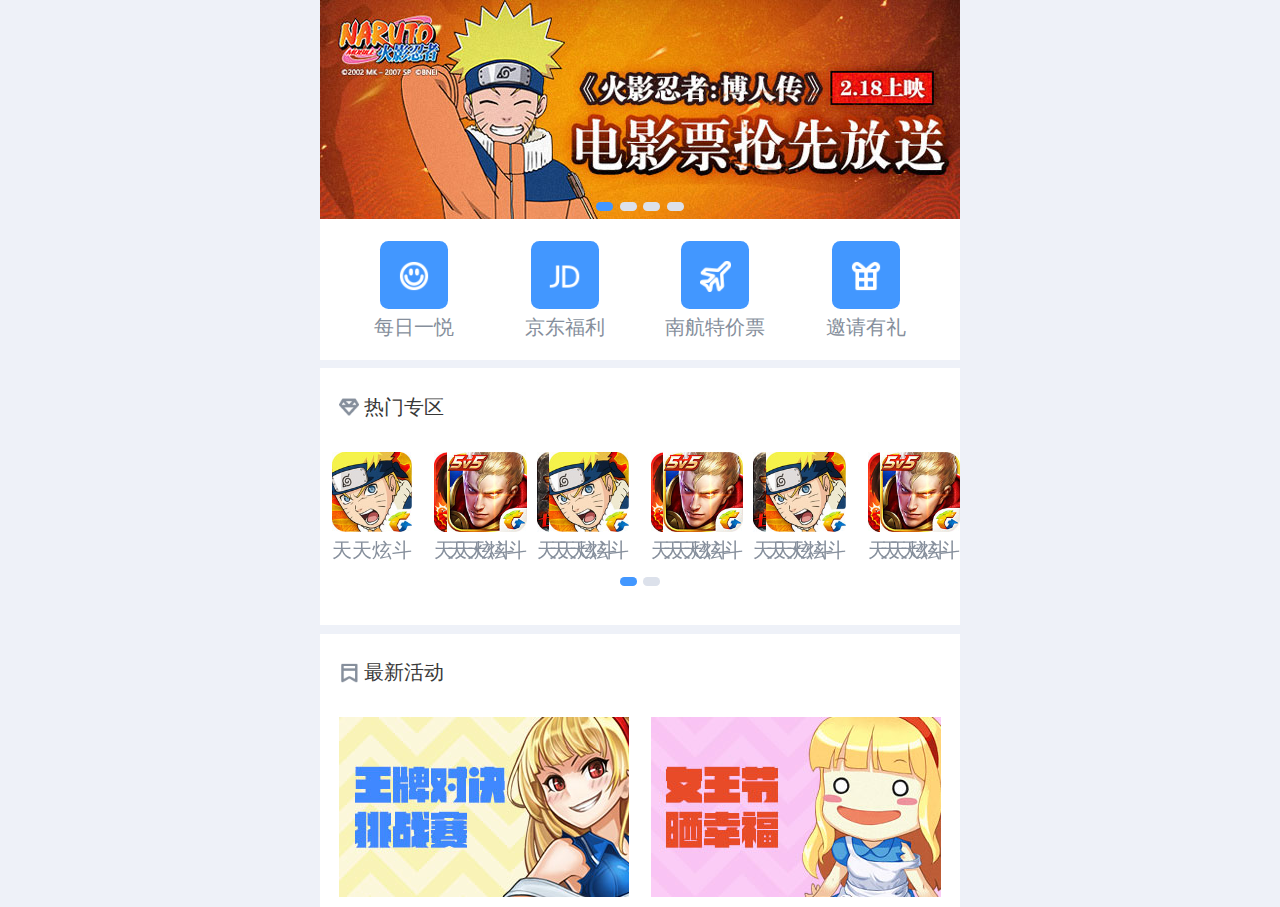
<file: mobviews(移动)/index.html>
<!DOCTYPE html>
<html lang="en">
<head>
    <meta charset="UTF-8">
    <meta name="viewport" content="width=device-width, initial-scale=1.0">
    <meta http-equiv="X-UA-Compatible" content="ie=edge">
    <title>Document</title>
    <link rel="stylesheet" href="../css/reset.css">
    <link rel="stylesheet" href="../css/owl.carousel.css">
    <link rel="stylesheet" href="../css/owl.theme.default.min.css">
    <link rel="stylesheet" href="../css/mobile.css">
</head>
<body>
    <div class="l-body">
        <!-- banner -->
        <div class="l-banner">
            <div class="owl-carousel banner-first">
                <div class="item"><img src="../images/mob1.jpg" alt="pic"><a class="link-address" href="#"></a></div>               
                <div class="item"><img src="../images/mob1.jpg" alt="pic"><a class="link-address" href="#"></a></div>               
                <div class="item"><img src="../images/mob1.jpg" alt="pic"><a class="link-address" href="#"></a></div>               
                <div class="item"><img src="../images/mob1.jpg" alt="pic"><a class="link-address" href="#"></a></div>                            
            </div>
        </div>
        <!-- nav -->
        <div class="l-nav">
            <div class="nav-items">
                <div class="item">
                    <div class="item-icon-wrap">
                        <div class="smlpic one"></div>
                    </div>
                    <p class="item-txt">每日一悦</p>
                    <a class="link-address" href="#"></a>
                </div>
                <div class="item">
                    <div class="item-icon-wrap">
                        <div class="smlpic two"></div>
                    </div>
                    <p class="item-txt">京东福利</p>
                    <a class="link-address" href="#"></a>
                </div>
                <div class="item">
                    <div class="item-icon-wrap">
                        <div class="smlpic three"></div>
                    </div>
                    <p class="item-txt">南航特价票</p>
                    <a class="link-address" href="#"></a>
                </div>
                <div class="item">
                    <div class="item-icon-wrap">
                        <div class="smlpic four"></div>
                    </div>
                    <p class="item-txt">邀请有礼</p>
                    <a class="link-address" href="#"></a>
                </div>
            </div>
        </div>
        <!-- hot-block -->
        <div class="l-hot-block">
            <!-- title -->
            <div class="o-title-first">
                <span class="title-icon"></span>
                <span class="title-txt">热门专区</span>
            </div>
            <!-- banner -->
            <div class="owl-carousel banner-second">
                <div class="item">
                    <div class="item-child">
                        <img src="../images/mob2.jpg" alt="pic">
                        <p class="item-txt">天天炫斗</p>
                        <a class="link-address" href="#"></a>
                    </div>      
                    <div class="item-child">
                        <img src="../images/mob3.jpg" alt="pic">
                        <p class="item-txt">天天炫斗</p>
                        <a class="link-address" href="#"></a>
                    </div>    
                    <div class="item-child">
                        <img src="../images/mob4.jpg" alt="pic">
                        <p class="item-txt">天天炫斗</p>
                        <a class="link-address" href="#"></a>
                    </div> 
                    <div class="item-child">
                        <img src="../images/mob5.jpg" alt="pic">
                        <p class="item-txt">天天炫斗</p>
                        <a class="link-address" href="#"></a>
                    </div>         
                </div>     
                <div class="item">
                    <div class="item-child">
                        <img src="../images/mob2.jpg" alt="pic">
                        <p class="item-txt">天天炫斗</p>
                        <a class="link-address" href="#"></a>
                    </div>      
                    <div class="item-child">
                        <img src="../images/mob3.jpg" alt="pic">
                        <p class="item-txt">天天炫斗</p>
                        <a class="link-address" href="#"></a>
                    </div>    
                    <div class="item-child">
                        <img src="../images/mob4.jpg" alt="pic">
                        <p class="item-txt">天天炫斗</p>
                        <a class="link-address" href="#"></a>
                    </div> 
                    <div class="item-child">
                        <img src="../images/mob5.jpg" alt="pic">
                        <p class="item-txt">天天炫斗</p>
                        <a class="link-address" href="#"></a>
                    </div>         
                </div> 
                <div class="item">
                    <div class="item-child">
                        <img src="../images/mob2.jpg" alt="pic">
                        <p class="item-txt">天天炫斗</p>
                        <a class="link-address" href="#"></a>
                    </div>      
                    <div class="item-child">
                        <img src="../images/mob3.jpg" alt="pic">
                        <p class="item-txt">天天炫斗</p>
                        <a class="link-address" href="#"></a>
                    </div>    
                    <div class="item-child">
                        <img src="../images/mob4.jpg" alt="pic">
                        <p class="item-txt">天天炫斗</p>
                        <a class="link-address" href="#"></a>
                    </div> 
                    <div class="item-child">
                        <img src="../images/mob5.jpg" alt="pic">
                        <p class="item-txt">天天炫斗</p>
                        <a class="link-address" href="#"></a>
                    </div>         
                </div>     
                <div class="item">
                    <div class="item-child">
                        <img src="../images/mob2.jpg" alt="pic">
                        <p class="item-txt">天天炫斗</p>
                        <a class="link-address" href="#"></a>
                    </div>      
                    <div class="item-child">
                        <img src="../images/mob3.jpg" alt="pic">
                        <p class="item-txt">天天炫斗</p>
                        <a class="link-address" href="#"></a>
                    </div>    
                    <div class="item-child">
                        <img src="../images/mob4.jpg" alt="pic">
                        <p class="item-txt">天天炫斗</p>
                        <a class="link-address" href="#"></a>
                    </div> 
                    <div class="item-child">
                        <img src="../images/mob5.jpg" alt="pic">
                        <p class="item-txt">天天炫斗</p>
                        <a class="link-address" href="#"></a>
                    </div>         
                </div>                               
            </div>
        </div>
        <!-- hot-block -->
        <div class="l-new-activity">
            <!-- title -->
            <div class="o-title-first">
                <span class="title-icon"></span>
                <span class="title-txt">最新活动</span>
            </div>
            <!-- banner -->
            <div class="banner-pics">
                <div class="pic"><img src="../images/mob6.jpg" alt="pic"><a class="link-address" href="#"></a></div>
                <div class="pic"><img src="../images/mob7.jpg" alt="pic"><a class="link-address" href="#"></a></div>
            </div>
        </div>
    </div>
    <script src="../js/jquery.min.js"></script>
    <script src="../js/owl.carousel.js"></script>
    <script src="../js/mobile.js"></script>
</body>
</html>
</file>
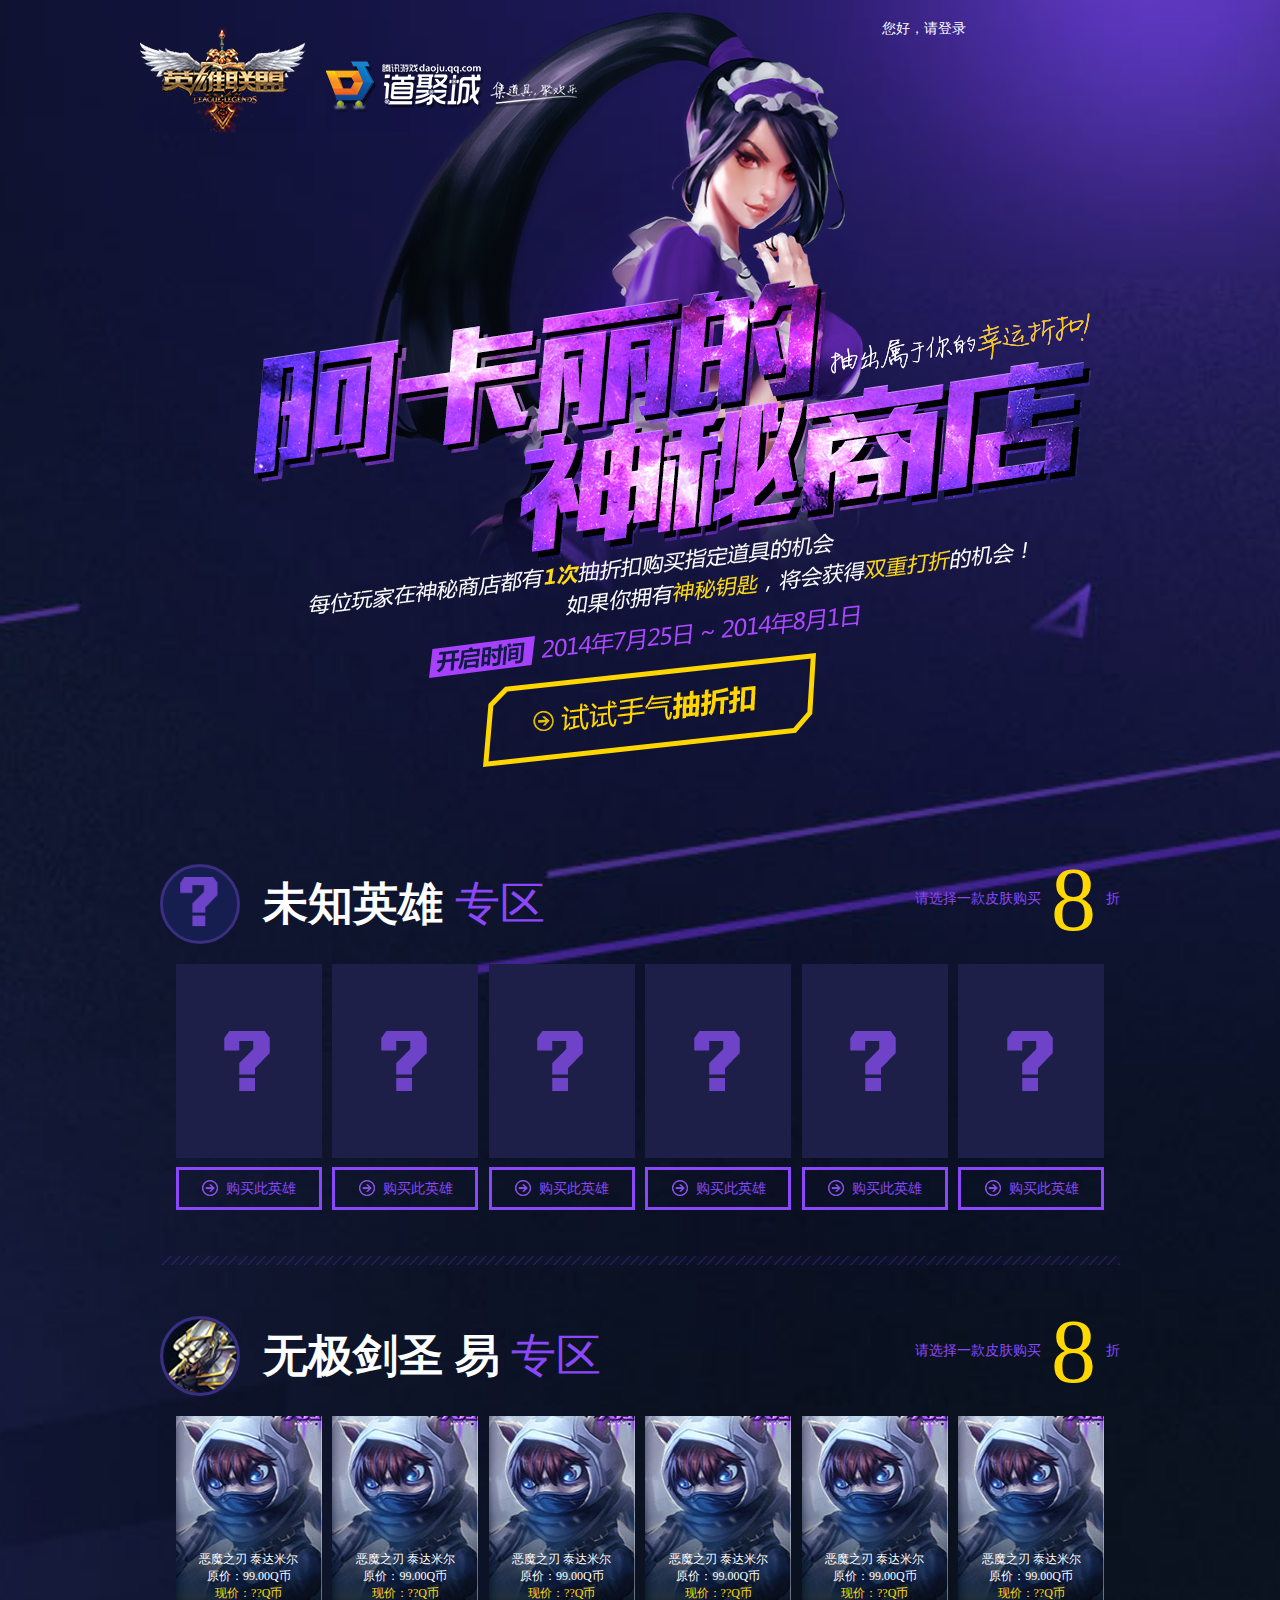
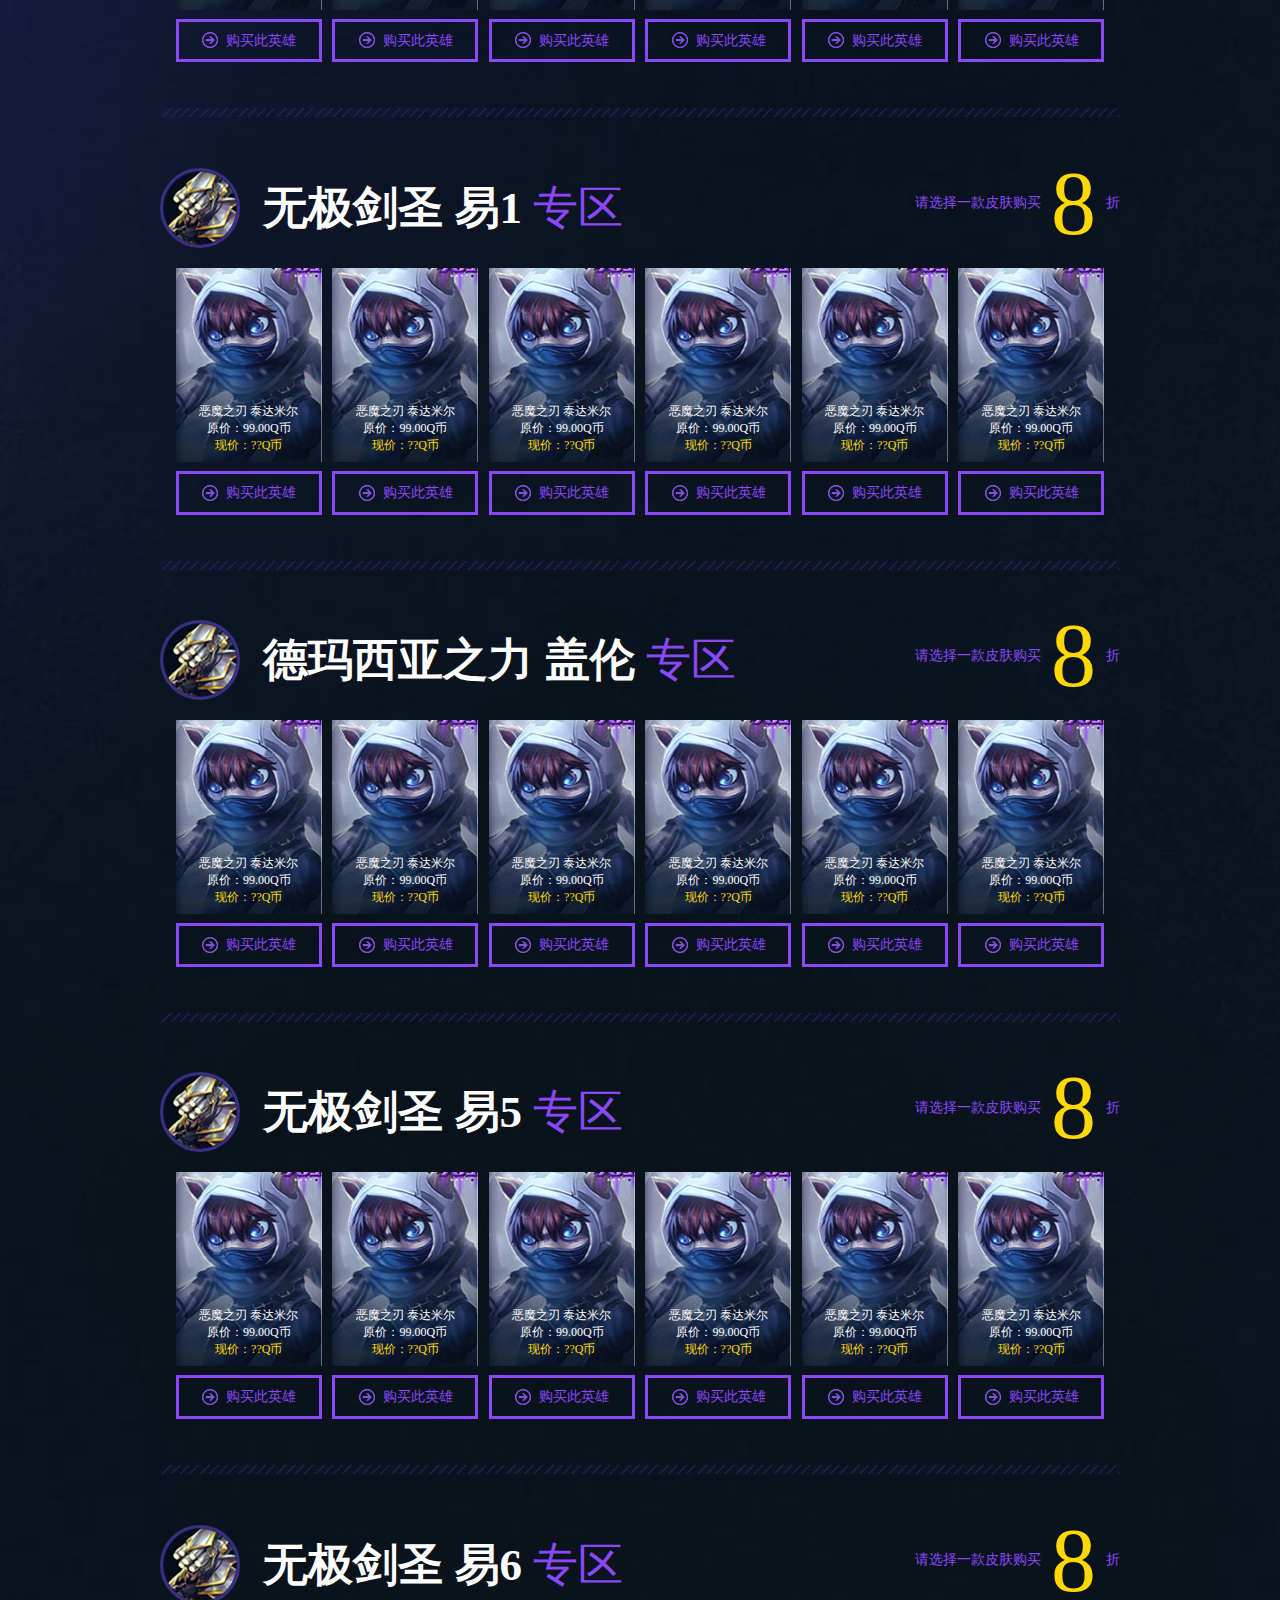
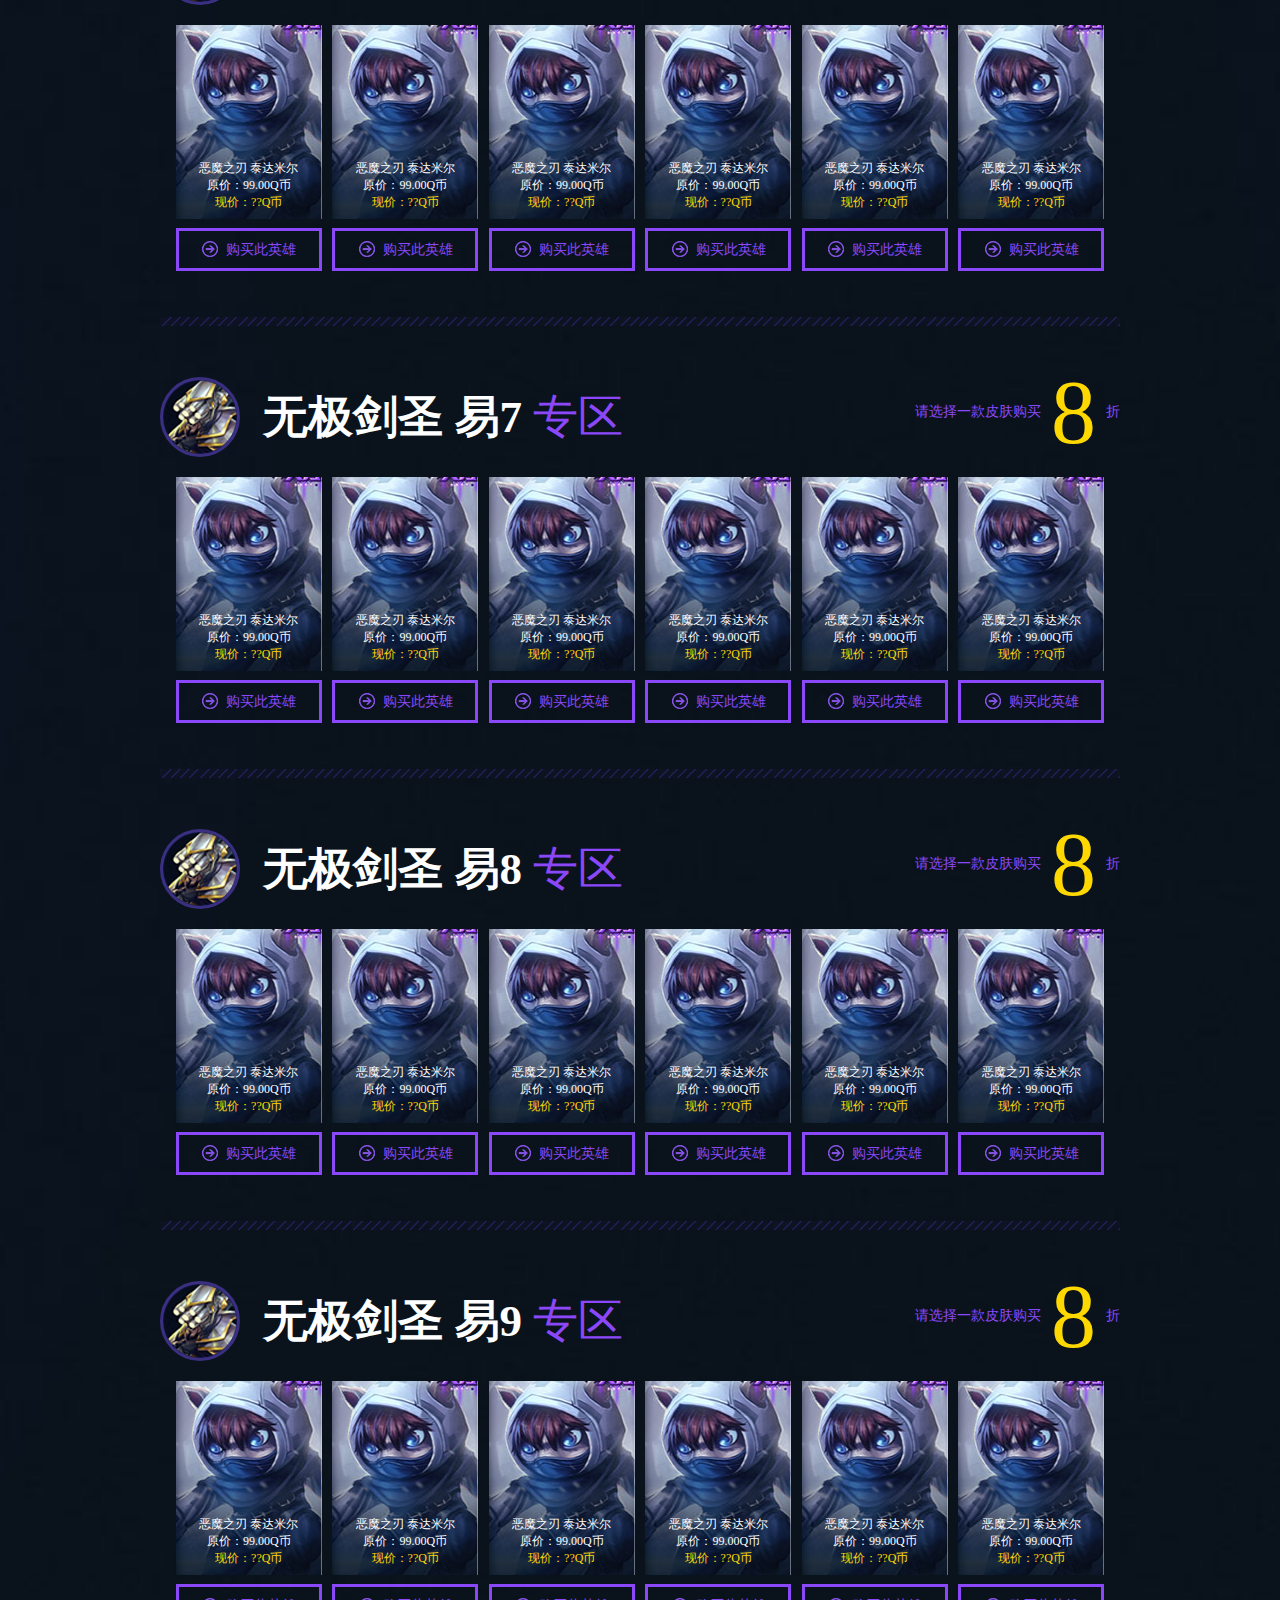
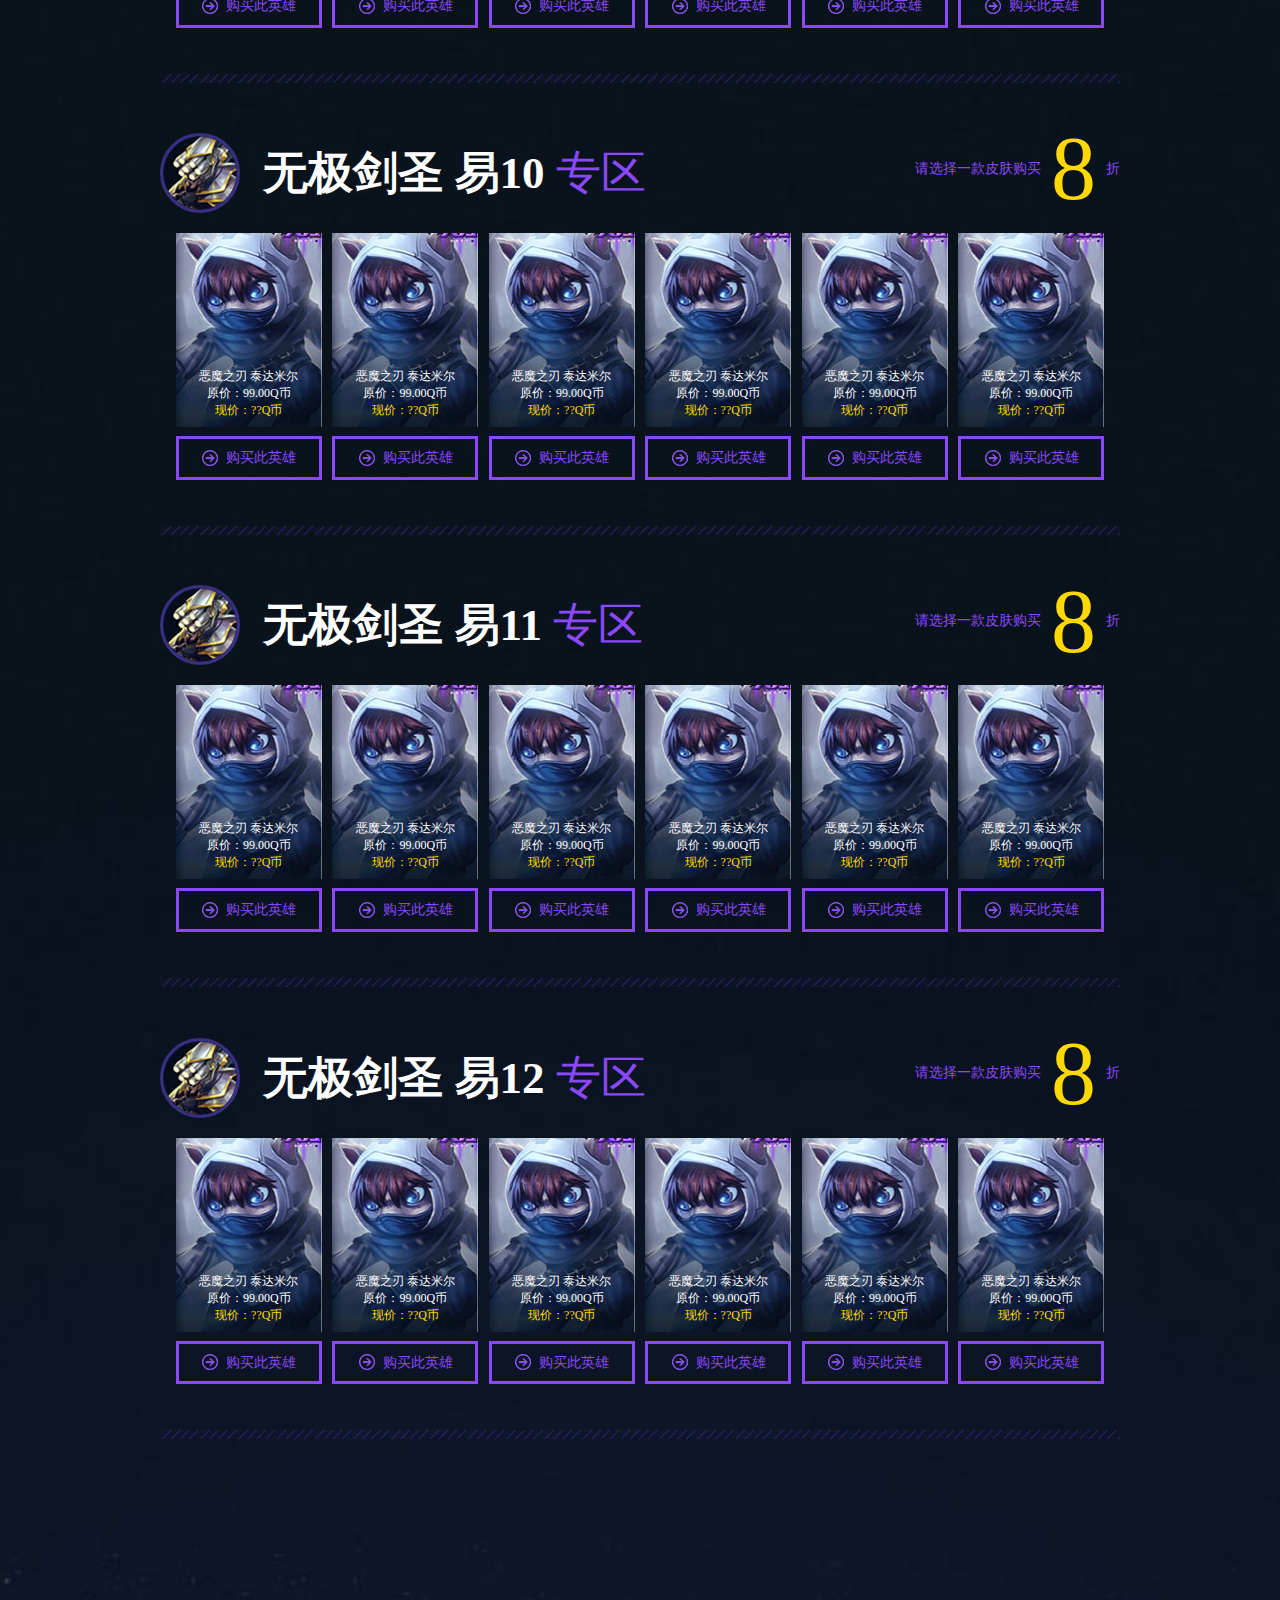
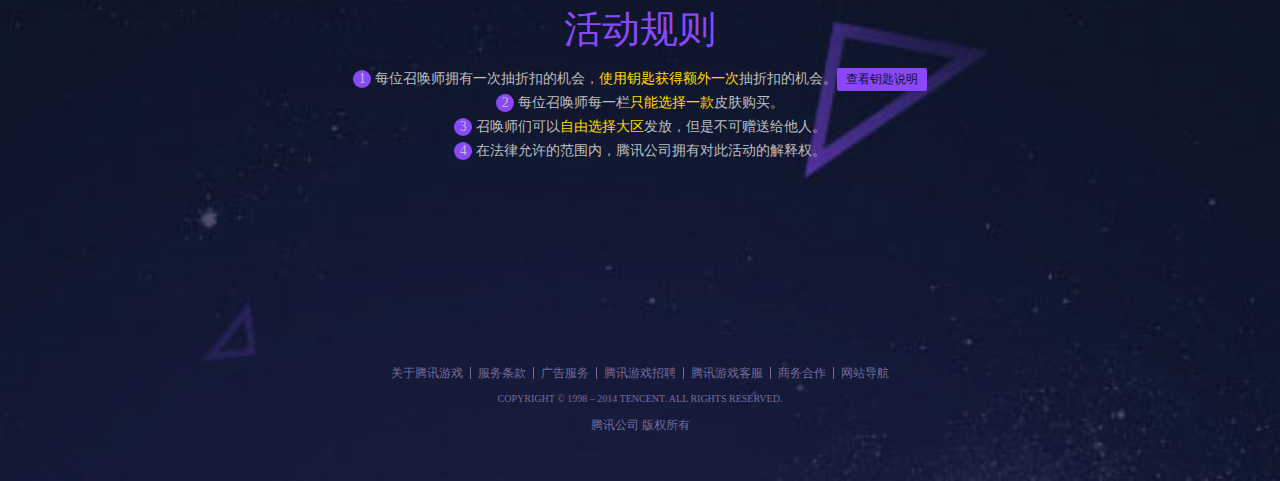
<file: views(pc)/index.html>
<!DOCTYPE html>
<html lang="en">
<head>
    <meta charset="UTF-8">
    <meta name="viewport" content="width=device-width, initial-scale=1.0">
    <meta http-equiv="X-UA-Compatible" content="ie=edge">
    <title>index</title>
    <link rel="stylesheet" href="../css/reset.css">
    <link rel="stylesheet" href="../css/index.css">
</head>
<body>
    <div class="l-body">
        <!-- banner -->
        <div class="l-banner">
            <div class="logo-wrap l-content">
                <div class="logos">
                    <div class="logo-first">
                        <a href="#"><img src="../images/index_03.png" alt="pic"></a>
                    </div>
                    <div class="logo-second">
                        <a href="#"><img src="../images/index_01.png" alt="pic"></a>
                    </div>                
                </div>
                <div class="login-btn">您好，请登录</div>
            </div>            
            <div class="banner-pic">
                <img src="../images/index014.png" alt="pic">
                <a href="#" class="btn">试试手气抽折扣</a>
            </div>
        </div>
        <!-- 各个角色 -->
        <div class="l-player-main">
            <div class="l-content o-player-item">
                <div class="player-items player-items1 weizhi">            
                    <div class="item-title">
                        <div class="item-left">
                            <div class="item-pic"><img src="../images/index_04.png" alt="pic"></div>
                            <div class="item-txt">未知英雄</div>
                            <div class="item-txt-two">专区</div>
                        </div>
                        <div class="item-right">
                            <p>请选择一款皮肤购买<span class="heightlinght">8</span>折</p>
                        </div>
                    </div>
                    <div class="item-player-list">
                        <div class="item">
                            <div class="item-des">
                                <img src="../images/index_04.png" alt="pic">
                                
                            </div>
                            <div class="item-pay-btn">
                                <div class="iconpic"></div>
                                <div class="txt">购买此英雄</div>
                            </div>
                        </div>
                        <div class="item">
                            <div class="item-des">
                                <img src="../images/index_04.png" alt="pic">
                               
                            </div>
                            <div class="item-pay-btn">
                                <div class="iconpic"></div>
                                <div class="txt">购买此英雄</div>
                            </div>
                        </div>
                        <div class="item">
                            <div class="item-des">
                                <img src="../images/index_04.png" alt="pic">
                                
                            </div>
                            <div class="item-pay-btn">
                                <div class="iconpic"></div>
                                <div class="txt">购买此英雄</div>
                            </div>
                        </div>
                        <div class="item">
                            <div class="item-des">
                                <img src="../images/index_04.png" alt="pic">
                               
                            </div>
                            <div class="item-pay-btn">
                                <div class="iconpic"></div>
                                <div class="txt">购买此英雄</div>
                            </div>
                        </div>
                        <div class="item">
                            <div class="item-des">
                                <img src="../images/index_04.png" alt="pic">
                                
                            </div>
                            <div class="item-pay-btn">
                                <div class="iconpic"></div>
                                <div class="txt">购买此英雄</div>
                            </div>
                        </div>
                        <div class="item">
                            <div class="item-des">
                                <img src="../images/index_04.png" alt="pic">
                               
                            </div>
                            <div class="item-pay-btn">
                                <div class="iconpic"></div>
                                <div class="txt">购买此英雄</div>
                            </div>
                        </div>
                    </div>
                    <div class="item-foot"></div>
                </div>
                <div class="player-items player-items2">            
                    <div class="item-title">
                        <div class="item-left">
                            <div class="item-pic"><img src="../images/index_02.png" alt="pic"></div>
                            <div class="item-txt">无极剑圣 易</div>
                            <div class="item-txt-two">专区</div>
                        </div>
                        <div class="item-right">
                            <p>请选择一款皮肤购买<span class="heightlinght">8</span>折</p>
                        </div>
                    </div>
                    <div class="item-player-list">
                        <div class="item">
                            <div class="item-des">
                                <img src="../images/index_05.jpg" alt="pic">
                                <div class="des-detail">
                                    <p class="des-txt">恶魔之刃 泰达米尔</p class="des">
                                    <p class="des-txt">原价：99.00Q币</p>
                                    <p class="price">现价：??Q币</p> 
                                </div>
                            </div>
                            <div class="item-pay-btn">
                                <div class="iconpic"></div>
                                <div class="txt">购买此英雄</div>
                            </div>
                        </div>
                        <div class="item">
                            <div class="item-des">
                                <img src="../images/index_05.jpg" alt="pic">
                                <div class="des-detail">
                                    <p class="des-txt">恶魔之刃 泰达米尔</p class="des">
                                    <p class="des-txt">原价：99.00Q币</p>
                                    <p class="price">现价：??Q币</p> 
                                </div>
                            </div>
                            <div class="item-pay-btn">
                                <div class="iconpic"></div>
                                <div class="txt">购买此英雄</div>
                            </div>
                        </div>
                        <div class="item">
                            <div class="item-des">
                                <img src="../images/index_05.jpg" alt="pic">
                                <div class="des-detail">
                                    <p class="des-txt">恶魔之刃 泰达米尔</p class="des">
                                    <p class="des-txt">原价：99.00Q币</p>
                                    <p class="price">现价：??Q币</p> 
                                </div>
                            </div>
                            <div class="item-pay-btn">
                                <div class="iconpic"></div>
                                <div class="txt">购买此英雄</div>
                            </div>
                        </div>
                        <div class="item">
                            <div class="item-des">
                                <img src="../images/index_05.jpg" alt="pic">
                                <div class="des-detail">
                                    <p class="des-txt">恶魔之刃 泰达米尔</p class="des">
                                    <p class="des-txt">原价：99.00Q币</p>
                                    <p class="price">现价：??Q币</p> 
                                </div>
                            </div>
                            <div class="item-pay-btn">
                                <div class="iconpic"></div>
                                <div class="txt">购买此英雄</div>
                            </div>
                        </div>
                        <div class="item">
                            <div class="item-des">
                                <img src="../images/index_05.jpg" alt="pic">
                                <div class="des-detail">
                                    <p class="des-txt">恶魔之刃 泰达米尔</p class="des">
                                    <p class="des-txt">原价：99.00Q币</p>
                                    <p class="price">现价：??Q币</p> 
                                </div>
                            </div>
                            <div class="item-pay-btn">
                                <div class="iconpic"></div>
                                <div class="txt">购买此英雄</div>
                            </div>
                        </div>
                        <div class="item">
                            <div class="item-des">
                                <img src="../images/index_05.jpg" alt="pic">
                                <div class="des-detail">
                                    <p class="des-txt">恶魔之刃 泰达米尔</p class="des">
                                    <p class="des-txt">原价：99.00Q币</p>
                                    <p class="price">现价：??Q币</p> 
                                </div>
                            </div>
                            <div class="item-pay-btn">
                                <div class="iconpic"></div>
                                <div class="txt">购买此英雄</div>
                            </div>
                        </div>
                    </div>
                    <div class="item-foot"></div>
                </div>
                <div class="player-items player-items3">            
                    <div class="item-title">
                        <div class="item-left">
                            <div class="item-pic"><img src="../images/index_02.png" alt="pic"></div>
                            <div class="item-txt">无极剑圣 易1</div>
                            <div class="item-txt-two">专区</div>
                        </div>
                        <div class="item-right">
                            <p>请选择一款皮肤购买<span class="heightlinght">8</span>折</p>
                        </div>
                    </div>
                    <div class="item-player-list">
                        <div class="item">
                            <div class="item-des">
                                <img src="../images/index_05.jpg" alt="pic">
                                <div class="des-detail">
                                    <p class="des-txt">恶魔之刃 泰达米尔</p class="des">
                                    <p class="des-txt">原价：99.00Q币</p>
                                    <p class="price">现价：??Q币</p> 
                                </div>
                            </div>
                            <div class="item-pay-btn">
                                <div class="iconpic"></div>
                                <div class="txt">购买此英雄</div>
                            </div>
                        </div>
                        <div class="item">
                            <div class="item-des">
                                <img src="../images/index_05.jpg" alt="pic">
                                <div class="des-detail">
                                    <p class="des-txt">恶魔之刃 泰达米尔</p class="des">
                                    <p class="des-txt">原价：99.00Q币</p>
                                    <p class="price">现价：??Q币</p> 
                                </div>
                            </div>
                            <div class="item-pay-btn">
                                <div class="iconpic"></div>
                                <div class="txt">购买此英雄</div>
                            </div>
                        </div>
                        <div class="item">
                            <div class="item-des">
                                <img src="../images/index_05.jpg" alt="pic">
                                <div class="des-detail">
                                    <p class="des-txt">恶魔之刃 泰达米尔</p class="des">
                                    <p class="des-txt">原价：99.00Q币</p>
                                    <p class="price">现价：??Q币</p> 
                                </div>
                            </div>
                            <div class="item-pay-btn">
                                <div class="iconpic"></div>
                                <div class="txt">购买此英雄</div>
                            </div>
                        </div>
                        <div class="item">
                            <div class="item-des">
                                <img src="../images/index_05.jpg" alt="pic">
                                <div class="des-detail">
                                    <p class="des-txt">恶魔之刃 泰达米尔</p class="des">
                                    <p class="des-txt">原价：99.00Q币</p>
                                    <p class="price">现价：??Q币</p> 
                                </div>
                            </div>
                            <div class="item-pay-btn">
                                <div class="iconpic"></div>
                                <div class="txt">购买此英雄</div>
                            </div>
                        </div>
                        <div class="item">
                            <div class="item-des">
                                <img src="../images/index_05.jpg" alt="pic">
                                <div class="des-detail">
                                    <p class="des-txt">恶魔之刃 泰达米尔</p class="des">
                                    <p class="des-txt">原价：99.00Q币</p>
                                    <p class="price">现价：??Q币</p> 
                                </div>
                            </div>
                            <div class="item-pay-btn">
                                <div class="iconpic"></div>
                                <div class="txt">购买此英雄</div>
                            </div>
                        </div>
                        <div class="item">
                            <div class="item-des">
                                <img src="../images/index_05.jpg" alt="pic">
                                <div class="des-detail">
                                    <p class="des-txt">恶魔之刃 泰达米尔</p class="des">
                                    <p class="des-txt">原价：99.00Q币</p>
                                    <p class="price">现价：??Q币</p> 
                                </div>
                            </div>
                            <div class="item-pay-btn">
                                <div class="iconpic"></div>
                                <div class="txt">购买此英雄</div>
                            </div>
                        </div>
                    </div>
                    <div class="item-foot"></div>
                </div>
                <div class="player-items player-items4">            
                    <div class="item-title">
                        <div class="item-left">
                            <div class="item-pic"><img src="../images/index_02.png" alt="pic"></div>
                            <div class="item-txt">德玛西亚之力 盖伦</div>
                            <div class="item-txt-two">专区</div>
                        </div>
                        <div class="item-right">
                            <p>请选择一款皮肤购买<span class="heightlinght">8</span>折</p>
                        </div>
                    </div>
                    <div class="item-player-list">
                        <div class="item">
                            <div class="item-des">
                                <img src="../images/index_05.jpg" alt="pic">
                                <div class="des-detail">
                                    <p class="des-txt">恶魔之刃 泰达米尔</p class="des">
                                    <p class="des-txt">原价：99.00Q币</p>
                                    <p class="price">现价：??Q币</p> 
                                </div>
                            </div>
                            <div class="item-pay-btn">
                                <div class="iconpic"></div>
                                <div class="txt">购买此英雄</div>
                            </div>
                        </div>
                        <div class="item">
                            <div class="item-des">
                                <img src="../images/index_05.jpg" alt="pic">
                                <div class="des-detail">
                                    <p class="des-txt">恶魔之刃 泰达米尔</p class="des">
                                    <p class="des-txt">原价：99.00Q币</p>
                                    <p class="price">现价：??Q币</p> 
                                </div>
                            </div>
                            <div class="item-pay-btn">
                                <div class="iconpic"></div>
                                <div class="txt">购买此英雄</div>
                            </div>
                        </div>
                        <div class="item">
                            <div class="item-des">
                                <img src="../images/index_05.jpg" alt="pic">
                                <div class="des-detail">
                                    <p class="des-txt">恶魔之刃 泰达米尔</p class="des">
                                    <p class="des-txt">原价：99.00Q币</p>
                                    <p class="price">现价：??Q币</p> 
                                </div>
                            </div>
                            <div class="item-pay-btn">
                                <div class="iconpic"></div>
                                <div class="txt">购买此英雄</div>
                            </div>
                        </div>
                        <div class="item">
                            <div class="item-des">
                                <img src="../images/index_05.jpg" alt="pic">
                                <div class="des-detail">
                                    <p class="des-txt">恶魔之刃 泰达米尔</p class="des">
                                    <p class="des-txt">原价：99.00Q币</p>
                                    <p class="price">现价：??Q币</p> 
                                </div>
                            </div>
                            <div class="item-pay-btn">
                                <div class="iconpic"></div>
                                <div class="txt">购买此英雄</div>
                            </div>
                        </div>
                        <div class="item">
                            <div class="item-des">
                                <img src="../images/index_05.jpg" alt="pic">
                                <div class="des-detail">
                                    <p class="des-txt">恶魔之刃 泰达米尔</p class="des">
                                    <p class="des-txt">原价：99.00Q币</p>
                                    <p class="price">现价：??Q币</p> 
                                </div>
                            </div>
                            <div class="item-pay-btn">
                                <div class="iconpic"></div>
                                <div class="txt">购买此英雄</div>
                            </div>
                        </div>
                        <div class="item">
                            <div class="item-des">
                                <img src="../images/index_05.jpg" alt="pic">
                                <div class="des-detail">
                                    <p class="des-txt">恶魔之刃 泰达米尔</p class="des">
                                    <p class="des-txt">原价：99.00Q币</p>
                                    <p class="price">现价：??Q币</p> 
                                </div>
                            </div>
                            <div class="item-pay-btn">
                                <div class="iconpic"></div>
                                <div class="txt">购买此英雄</div>
                            </div>
                        </div>
                    </div>
                    <div class="item-foot"></div>
                </div>
                <div class="player-items player-items5">            
                    <div class="item-title">
                        <div class="item-left">
                            <div class="item-pic"><img src="../images/index_02.png" alt="pic"></div>
                            <div class="item-txt">无极剑圣 易5</div>
                            <div class="item-txt-two">专区</div>
                        </div>
                        <div class="item-right">
                            <p>请选择一款皮肤购买<span class="heightlinght">8</span>折</p>
                        </div>
                    </div>
                    <div class="item-player-list">
                        <div class="item">
                            <div class="item-des">
                                <img src="../images/index_05.jpg" alt="pic">
                                <div class="des-detail">
                                    <p class="des-txt">恶魔之刃 泰达米尔</p class="des">
                                    <p class="des-txt">原价：99.00Q币</p>
                                    <p class="price">现价：??Q币</p> 
                                </div>
                            </div>
                            <div class="item-pay-btn">
                                <div class="iconpic"></div>
                                <div class="txt">购买此英雄</div>
                            </div>
                        </div>
                        <div class="item">
                            <div class="item-des">
                                <img src="../images/index_05.jpg" alt="pic">
                                <div class="des-detail">
                                    <p class="des-txt">恶魔之刃 泰达米尔</p class="des">
                                    <p class="des-txt">原价：99.00Q币</p>
                                    <p class="price">现价：??Q币</p> 
                                </div>
                            </div>
                            <div class="item-pay-btn">
                                <div class="iconpic"></div>
                                <div class="txt">购买此英雄</div>
                            </div>
                        </div>
                        <div class="item">
                            <div class="item-des">
                                <img src="../images/index_05.jpg" alt="pic">
                                <div class="des-detail">
                                    <p class="des-txt">恶魔之刃 泰达米尔</p class="des">
                                    <p class="des-txt">原价：99.00Q币</p>
                                    <p class="price">现价：??Q币</p> 
                                </div>
                            </div>
                            <div class="item-pay-btn">
                                <div class="iconpic"></div>
                                <div class="txt">购买此英雄</div>
                            </div>
                        </div>
                        <div class="item">
                            <div class="item-des">
                                <img src="../images/index_05.jpg" alt="pic">
                                <div class="des-detail">
                                    <p class="des-txt">恶魔之刃 泰达米尔</p class="des">
                                    <p class="des-txt">原价：99.00Q币</p>
                                    <p class="price">现价：??Q币</p> 
                                </div>
                            </div>
                            <div class="item-pay-btn">
                                <div class="iconpic"></div>
                                <div class="txt">购买此英雄</div>
                            </div>
                        </div>
                        <div class="item">
                            <div class="item-des">
                                <img src="../images/index_05.jpg" alt="pic">
                                <div class="des-detail">
                                    <p class="des-txt">恶魔之刃 泰达米尔</p class="des">
                                    <p class="des-txt">原价：99.00Q币</p>
                                    <p class="price">现价：??Q币</p> 
                                </div>
                            </div>
                            <div class="item-pay-btn">
                                <div class="iconpic"></div>
                                <div class="txt">购买此英雄</div>
                            </div>
                        </div>
                        <div class="item">
                            <div class="item-des">
                                <img src="../images/index_05.jpg" alt="pic">
                                <div class="des-detail">
                                    <p class="des-txt">恶魔之刃 泰达米尔</p class="des">
                                    <p class="des-txt">原价：99.00Q币</p>
                                    <p class="price">现价：??Q币</p> 
                                </div>
                            </div>
                            <div class="item-pay-btn">
                                <div class="iconpic"></div>
                                <div class="txt">购买此英雄</div>
                            </div>
                        </div>
                    </div>
                    <div class="item-foot"></div>
                </div>
                <div class="player-items player-items6">            
                    <div class="item-title">
                        <div class="item-left">
                            <div class="item-pic"><img src="../images/index_02.png" alt="pic"></div>
                            <div class="item-txt">无极剑圣 易6</div>
                            <div class="item-txt-two">专区</div>
                        </div>
                        <div class="item-right">
                            <p>请选择一款皮肤购买<span class="heightlinght">8</span>折</p>
                        </div>
                    </div>
                    <div class="item-player-list">
                        <div class="item">
                            <div class="item-des">
                                <img src="../images/index_05.jpg" alt="pic">
                                <div class="des-detail">
                                    <p class="des-txt">恶魔之刃 泰达米尔</p class="des">
                                    <p class="des-txt">原价：99.00Q币</p>
                                    <p class="price">现价：??Q币</p> 
                                </div>
                            </div>
                            <div class="item-pay-btn">
                                <div class="iconpic"></div>
                                <div class="txt">购买此英雄</div>
                            </div>
                        </div>
                        <div class="item">
                            <div class="item-des">
                                <img src="../images/index_05.jpg" alt="pic">
                                <div class="des-detail">
                                    <p class="des-txt">恶魔之刃 泰达米尔</p class="des">
                                    <p class="des-txt">原价：99.00Q币</p>
                                    <p class="price">现价：??Q币</p> 
                                </div>
                            </div>
                            <div class="item-pay-btn">
                                <div class="iconpic"></div>
                                <div class="txt">购买此英雄</div>
                            </div>
                        </div>
                        <div class="item">
                            <div class="item-des">
                                <img src="../images/index_05.jpg" alt="pic">
                                <div class="des-detail">
                                    <p class="des-txt">恶魔之刃 泰达米尔</p class="des">
                                    <p class="des-txt">原价：99.00Q币</p>
                                    <p class="price">现价：??Q币</p> 
                                </div>
                            </div>
                            <div class="item-pay-btn">
                                <div class="iconpic"></div>
                                <div class="txt">购买此英雄</div>
                            </div>
                        </div>
                        <div class="item">
                            <div class="item-des">
                                <img src="../images/index_05.jpg" alt="pic">
                                <div class="des-detail">
                                    <p class="des-txt">恶魔之刃 泰达米尔</p class="des">
                                    <p class="des-txt">原价：99.00Q币</p>
                                    <p class="price">现价：??Q币</p> 
                                </div>
                            </div>
                            <div class="item-pay-btn">
                                <div class="iconpic"></div>
                                <div class="txt">购买此英雄</div>
                            </div>
                        </div>
                        <div class="item">
                            <div class="item-des">
                                <img src="../images/index_05.jpg" alt="pic">
                                <div class="des-detail">
                                    <p class="des-txt">恶魔之刃 泰达米尔</p class="des">
                                    <p class="des-txt">原价：99.00Q币</p>
                                    <p class="price">现价：??Q币</p> 
                                </div>
                            </div>
                            <div class="item-pay-btn">
                                <div class="iconpic"></div>
                                <div class="txt">购买此英雄</div>
                            </div>
                        </div>
                        <div class="item">
                            <div class="item-des">
                                <img src="../images/index_05.jpg" alt="pic">
                                <div class="des-detail">
                                    <p class="des-txt">恶魔之刃 泰达米尔</p class="des">
                                    <p class="des-txt">原价：99.00Q币</p>
                                    <p class="price">现价：??Q币</p> 
                                </div>
                            </div>
                            <div class="item-pay-btn">
                                <div class="iconpic"></div>
                                <div class="txt">购买此英雄</div>
                            </div>
                        </div>
                    </div>
                    <div class="item-foot"></div>
                </div>
                <div class="player-items player-items7">            
                    <div class="item-title">
                        <div class="item-left">
                            <div class="item-pic"><img src="../images/index_02.png" alt="pic"></div>
                            <div class="item-txt">无极剑圣 易7</div>
                            <div class="item-txt-two">专区</div>
                        </div>
                        <div class="item-right">
                            <p>请选择一款皮肤购买<span class="heightlinght">8</span>折</p>
                        </div>
                    </div>
                    <div class="item-player-list">
                        <div class="item">
                            <div class="item-des">
                                <img src="../images/index_05.jpg" alt="pic">
                                <div class="des-detail">
                                    <p class="des-txt">恶魔之刃 泰达米尔</p class="des">
                                    <p class="des-txt">原价：99.00Q币</p>
                                    <p class="price">现价：??Q币</p> 
                                </div>
                            </div>
                            <div class="item-pay-btn">
                                <div class="iconpic"></div>
                                <div class="txt">购买此英雄</div>
                            </div>
                        </div>
                        <div class="item">
                            <div class="item-des">
                                <img src="../images/index_05.jpg" alt="pic">
                                <div class="des-detail">
                                    <p class="des-txt">恶魔之刃 泰达米尔</p class="des">
                                    <p class="des-txt">原价：99.00Q币</p>
                                    <p class="price">现价：??Q币</p> 
                                </div>
                            </div>
                            <div class="item-pay-btn">
                                <div class="iconpic"></div>
                                <div class="txt">购买此英雄</div>
                            </div>
                        </div>
                        <div class="item">
                            <div class="item-des">
                                <img src="../images/index_05.jpg" alt="pic">
                                <div class="des-detail">
                                    <p class="des-txt">恶魔之刃 泰达米尔</p class="des">
                                    <p class="des-txt">原价：99.00Q币</p>
                                    <p class="price">现价：??Q币</p> 
                                </div>
                            </div>
                            <div class="item-pay-btn">
                                <div class="iconpic"></div>
                                <div class="txt">购买此英雄</div>
                            </div>
                        </div>
                        <div class="item">
                            <div class="item-des">
                                <img src="../images/index_05.jpg" alt="pic">
                                <div class="des-detail">
                                    <p class="des-txt">恶魔之刃 泰达米尔</p class="des">
                                    <p class="des-txt">原价：99.00Q币</p>
                                    <p class="price">现价：??Q币</p> 
                                </div>
                            </div>
                            <div class="item-pay-btn">
                                <div class="iconpic"></div>
                                <div class="txt">购买此英雄</div>
                            </div>
                        </div>
                        <div class="item">
                            <div class="item-des">
                                <img src="../images/index_05.jpg" alt="pic">
                                <div class="des-detail">
                                    <p class="des-txt">恶魔之刃 泰达米尔</p class="des">
                                    <p class="des-txt">原价：99.00Q币</p>
                                    <p class="price">现价：??Q币</p> 
                                </div>
                            </div>
                            <div class="item-pay-btn">
                                <div class="iconpic"></div>
                                <div class="txt">购买此英雄</div>
                            </div>
                        </div>
                        <div class="item">
                            <div class="item-des">
                                <img src="../images/index_05.jpg" alt="pic">
                                <div class="des-detail">
                                    <p class="des-txt">恶魔之刃 泰达米尔</p class="des">
                                    <p class="des-txt">原价：99.00Q币</p>
                                    <p class="price">现价：??Q币</p> 
                                </div>
                            </div>
                            <div class="item-pay-btn">
                                <div class="iconpic"></div>
                                <div class="txt">购买此英雄</div>
                            </div>
                        </div>
                    </div>
                    <div class="item-foot"></div>
                </div>
                <div class="player-items player-items8">            
                    <div class="item-title">
                        <div class="item-left">
                            <div class="item-pic"><img src="../images/index_02.png" alt="pic"></div>
                            <div class="item-txt">无极剑圣 易8</div>
                            <div class="item-txt-two">专区</div>
                        </div>
                        <div class="item-right">
                            <p>请选择一款皮肤购买<span class="heightlinght">8</span>折</p>
                        </div>
                    </div>
                    <div class="item-player-list">
                        <div class="item">
                            <div class="item-des">
                                <img src="../images/index_05.jpg" alt="pic">
                                <div class="des-detail">
                                    <p class="des-txt">恶魔之刃 泰达米尔</p class="des">
                                    <p class="des-txt">原价：99.00Q币</p>
                                    <p class="price">现价：??Q币</p> 
                                </div>
                            </div>
                            <div class="item-pay-btn">
                                <div class="iconpic"></div>
                                <div class="txt">购买此英雄</div>
                            </div>
                        </div>
                        <div class="item">
                            <div class="item-des">
                                <img src="../images/index_05.jpg" alt="pic">
                                <div class="des-detail">
                                    <p class="des-txt">恶魔之刃 泰达米尔</p class="des">
                                    <p class="des-txt">原价：99.00Q币</p>
                                    <p class="price">现价：??Q币</p> 
                                </div>
                            </div>
                            <div class="item-pay-btn">
                                <div class="iconpic"></div>
                                <div class="txt">购买此英雄</div>
                            </div>
                        </div>
                        <div class="item">
                            <div class="item-des">
                                <img src="../images/index_05.jpg" alt="pic">
                                <div class="des-detail">
                                    <p class="des-txt">恶魔之刃 泰达米尔</p class="des">
                                    <p class="des-txt">原价：99.00Q币</p>
                                    <p class="price">现价：??Q币</p> 
                                </div>
                            </div>
                            <div class="item-pay-btn">
                                <div class="iconpic"></div>
                                <div class="txt">购买此英雄</div>
                            </div>
                        </div>
                        <div class="item">
                            <div class="item-des">
                                <img src="../images/index_05.jpg" alt="pic">
                                <div class="des-detail">
                                    <p class="des-txt">恶魔之刃 泰达米尔</p class="des">
                                    <p class="des-txt">原价：99.00Q币</p>
                                    <p class="price">现价：??Q币</p> 
                                </div>
                            </div>
                            <div class="item-pay-btn">
                                <div class="iconpic"></div>
                                <div class="txt">购买此英雄</div>
                            </div>
                        </div>
                        <div class="item">
                            <div class="item-des">
                                <img src="../images/index_05.jpg" alt="pic">
                                <div class="des-detail">
                                    <p class="des-txt">恶魔之刃 泰达米尔</p class="des">
                                    <p class="des-txt">原价：99.00Q币</p>
                                    <p class="price">现价：??Q币</p> 
                                </div>
                            </div>
                            <div class="item-pay-btn">
                                <div class="iconpic"></div>
                                <div class="txt">购买此英雄</div>
                            </div>
                        </div>
                        <div class="item">
                            <div class="item-des">
                                <img src="../images/index_05.jpg" alt="pic">
                                <div class="des-detail">
                                    <p class="des-txt">恶魔之刃 泰达米尔</p class="des">
                                    <p class="des-txt">原价：99.00Q币</p>
                                    <p class="price">现价：??Q币</p> 
                                </div>
                            </div>
                            <div class="item-pay-btn">
                                <div class="iconpic"></div>
                                <div class="txt">购买此英雄</div>
                            </div>
                        </div>
                    </div>
                    <div class="item-foot"></div>
                </div>
                <div class="player-items player-items9">            
                    <div class="item-title">
                        <div class="item-left">
                            <div class="item-pic"><img src="../images/index_02.png" alt="pic"></div>
                            <div class="item-txt">无极剑圣 易9</div>
                            <div class="item-txt-two">专区</div>
                        </div>
                        <div class="item-right">
                            <p>请选择一款皮肤购买<span class="heightlinght">8</span>折</p>
                        </div>
                    </div>
                    <div class="item-player-list">
                        <div class="item">
                            <div class="item-des">
                                <img src="../images/index_05.jpg" alt="pic">
                                <div class="des-detail">
                                    <p class="des-txt">恶魔之刃 泰达米尔</p class="des">
                                    <p class="des-txt">原价：99.00Q币</p>
                                    <p class="price">现价：??Q币</p> 
                                </div>
                            </div>
                            <div class="item-pay-btn">
                                <div class="iconpic"></div>
                                <div class="txt">购买此英雄</div>
                            </div>
                        </div>
                        <div class="item">
                            <div class="item-des">
                                <img src="../images/index_05.jpg" alt="pic">
                                <div class="des-detail">
                                    <p class="des-txt">恶魔之刃 泰达米尔</p class="des">
                                    <p class="des-txt">原价：99.00Q币</p>
                                    <p class="price">现价：??Q币</p> 
                                </div>
                            </div>
                            <div class="item-pay-btn">
                                <div class="iconpic"></div>
                                <div class="txt">购买此英雄</div>
                            </div>
                        </div>
                        <div class="item">
                            <div class="item-des">
                                <img src="../images/index_05.jpg" alt="pic">
                                <div class="des-detail">
                                    <p class="des-txt">恶魔之刃 泰达米尔</p class="des">
                                    <p class="des-txt">原价：99.00Q币</p>
                                    <p class="price">现价：??Q币</p> 
                                </div>
                            </div>
                            <div class="item-pay-btn">
                                <div class="iconpic"></div>
                                <div class="txt">购买此英雄</div>
                            </div>
                        </div>
                        <div class="item">
                            <div class="item-des">
                                <img src="../images/index_05.jpg" alt="pic">
                                <div class="des-detail">
                                    <p class="des-txt">恶魔之刃 泰达米尔</p class="des">
                                    <p class="des-txt">原价：99.00Q币</p>
                                    <p class="price">现价：??Q币</p> 
                                </div>
                            </div>
                            <div class="item-pay-btn">
                                <div class="iconpic"></div>
                                <div class="txt">购买此英雄</div>
                            </div>
                        </div>
                        <div class="item">
                            <div class="item-des">
                                <img src="../images/index_05.jpg" alt="pic">
                                <div class="des-detail">
                                    <p class="des-txt">恶魔之刃 泰达米尔</p class="des">
                                    <p class="des-txt">原价：99.00Q币</p>
                                    <p class="price">现价：??Q币</p> 
                                </div>
                            </div>
                            <div class="item-pay-btn">
                                <div class="iconpic"></div>
                                <div class="txt">购买此英雄</div>
                            </div>
                        </div>
                        <div class="item">
                            <div class="item-des">
                                <img src="../images/index_05.jpg" alt="pic">
                                <div class="des-detail">
                                    <p class="des-txt">恶魔之刃 泰达米尔</p class="des">
                                    <p class="des-txt">原价：99.00Q币</p>
                                    <p class="price">现价：??Q币</p> 
                                </div>
                            </div>
                            <div class="item-pay-btn">
                                <div class="iconpic"></div>
                                <div class="txt">购买此英雄</div>
                            </div>
                        </div>
                    </div>
                    <div class="item-foot"></div>
                </div>
                <div class="player-items player-items10">            
                    <div class="item-title">
                        <div class="item-left">
                            <div class="item-pic"><img src="../images/index_02.png" alt="pic"></div>
                            <div class="item-txt">无极剑圣 易10</div>
                            <div class="item-txt-two">专区</div>
                        </div>
                        <div class="item-right">
                            <p>请选择一款皮肤购买<span class="heightlinght">8</span>折</p>
                        </div>
                    </div>
                    <div class="item-player-list">
                        <div class="item">
                            <div class="item-des">
                                <img src="../images/index_05.jpg" alt="pic">
                                <div class="des-detail">
                                    <p class="des-txt">恶魔之刃 泰达米尔</p class="des">
                                    <p class="des-txt">原价：99.00Q币</p>
                                    <p class="price">现价：??Q币</p> 
                                </div>
                            </div>
                            <div class="item-pay-btn">
                                <div class="iconpic"></div>
                                <div class="txt">购买此英雄</div>
                            </div>
                        </div>
                        <div class="item">
                            <div class="item-des">
                                <img src="../images/index_05.jpg" alt="pic">
                                <div class="des-detail">
                                    <p class="des-txt">恶魔之刃 泰达米尔</p class="des">
                                    <p class="des-txt">原价：99.00Q币</p>
                                    <p class="price">现价：??Q币</p> 
                                </div>
                            </div>
                            <div class="item-pay-btn">
                                <div class="iconpic"></div>
                                <div class="txt">购买此英雄</div>
                            </div>
                        </div>
                        <div class="item">
                            <div class="item-des">
                                <img src="../images/index_05.jpg" alt="pic">
                                <div class="des-detail">
                                    <p class="des-txt">恶魔之刃 泰达米尔</p class="des">
                                    <p class="des-txt">原价：99.00Q币</p>
                                    <p class="price">现价：??Q币</p> 
                                </div>
                            </div>
                            <div class="item-pay-btn">
                                <div class="iconpic"></div>
                                <div class="txt">购买此英雄</div>
                            </div>
                        </div>
                        <div class="item">
                            <div class="item-des">
                                <img src="../images/index_05.jpg" alt="pic">
                                <div class="des-detail">
                                    <p class="des-txt">恶魔之刃 泰达米尔</p class="des">
                                    <p class="des-txt">原价：99.00Q币</p>
                                    <p class="price">现价：??Q币</p> 
                                </div>
                            </div>
                            <div class="item-pay-btn">
                                <div class="iconpic"></div>
                                <div class="txt">购买此英雄</div>
                            </div>
                        </div>
                        <div class="item">
                            <div class="item-des">
                                <img src="../images/index_05.jpg" alt="pic">
                                <div class="des-detail">
                                    <p class="des-txt">恶魔之刃 泰达米尔</p class="des">
                                    <p class="des-txt">原价：99.00Q币</p>
                                    <p class="price">现价：??Q币</p> 
                                </div>
                            </div>
                            <div class="item-pay-btn">
                                <div class="iconpic"></div>
                                <div class="txt">购买此英雄</div>
                            </div>
                        </div>
                        <div class="item">
                            <div class="item-des">
                                <img src="../images/index_05.jpg" alt="pic">
                                <div class="des-detail">
                                    <p class="des-txt">恶魔之刃 泰达米尔</p class="des">
                                    <p class="des-txt">原价：99.00Q币</p>
                                    <p class="price">现价：??Q币</p> 
                                </div>
                            </div>
                            <div class="item-pay-btn">
                                <div class="iconpic"></div>
                                <div class="txt">购买此英雄</div>
                            </div>
                        </div>
                    </div>
                    <div class="item-foot"></div>
                </div>
                <div class="player-items player-items11">            
                    <div class="item-title">
                        <div class="item-left">
                            <div class="item-pic"><img src="../images/index_02.png" alt="pic"></div>
                            <div class="item-txt">无极剑圣 易11</div>
                            <div class="item-txt-two">专区</div>
                        </div>
                        <div class="item-right">
                            <p>请选择一款皮肤购买<span class="heightlinght">8</span>折</p>
                        </div>
                    </div>
                    <div class="item-player-list">
                        <div class="item">
                            <div class="item-des">
                                <img src="../images/index_05.jpg" alt="pic">
                                <div class="des-detail">
                                    <p class="des-txt">恶魔之刃 泰达米尔</p class="des">
                                    <p class="des-txt">原价：99.00Q币</p>
                                    <p class="price">现价：??Q币</p> 
                                </div>
                            </div>
                            <div class="item-pay-btn">
                                <div class="iconpic"></div>
                                <div class="txt">购买此英雄</div>
                            </div>
                        </div>
                        <div class="item">
                            <div class="item-des">
                                <img src="../images/index_05.jpg" alt="pic">
                                <div class="des-detail">
                                    <p class="des-txt">恶魔之刃 泰达米尔</p class="des">
                                    <p class="des-txt">原价：99.00Q币</p>
                                    <p class="price">现价：??Q币</p> 
                                </div>
                            </div>
                            <div class="item-pay-btn">
                                <div class="iconpic"></div>
                                <div class="txt">购买此英雄</div>
                            </div>
                        </div>
                        <div class="item">
                            <div class="item-des">
                                <img src="../images/index_05.jpg" alt="pic">
                                <div class="des-detail">
                                    <p class="des-txt">恶魔之刃 泰达米尔</p class="des">
                                    <p class="des-txt">原价：99.00Q币</p>
                                    <p class="price">现价：??Q币</p> 
                                </div>
                            </div>
                            <div class="item-pay-btn">
                                <div class="iconpic"></div>
                                <div class="txt">购买此英雄</div>
                            </div>
                        </div>
                        <div class="item">
                            <div class="item-des">
                                <img src="../images/index_05.jpg" alt="pic">
                                <div class="des-detail">
                                    <p class="des-txt">恶魔之刃 泰达米尔</p class="des">
                                    <p class="des-txt">原价：99.00Q币</p>
                                    <p class="price">现价：??Q币</p> 
                                </div>
                            </div>
                            <div class="item-pay-btn">
                                <div class="iconpic"></div>
                                <div class="txt">购买此英雄</div>
                            </div>
                        </div>
                        <div class="item">
                            <div class="item-des">
                                <img src="../images/index_05.jpg" alt="pic">
                                <div class="des-detail">
                                    <p class="des-txt">恶魔之刃 泰达米尔</p class="des">
                                    <p class="des-txt">原价：99.00Q币</p>
                                    <p class="price">现价：??Q币</p> 
                                </div>
                            </div>
                            <div class="item-pay-btn">
                                <div class="iconpic"></div>
                                <div class="txt">购买此英雄</div>
                            </div>
                        </div>
                        <div class="item">
                            <div class="item-des">
                                <img src="../images/index_05.jpg" alt="pic">
                                <div class="des-detail">
                                    <p class="des-txt">恶魔之刃 泰达米尔</p class="des">
                                    <p class="des-txt">原价：99.00Q币</p>
                                    <p class="price">现价：??Q币</p> 
                                </div>
                            </div>
                            <div class="item-pay-btn">
                                <div class="iconpic"></div>
                                <div class="txt">购买此英雄</div>
                            </div>
                        </div>
                    </div>
                    <div class="item-foot"></div>
                </div>
                <div class="player-items player-items12">            
                    <div class="item-title">
                        <div class="item-left">
                            <div class="item-pic"><img src="../images/index_02.png" alt="pic"></div>
                            <div class="item-txt">无极剑圣 易12</div>
                            <div class="item-txt-two">专区</div>
                        </div>
                        <div class="item-right">
                            <p>请选择一款皮肤购买<span class="heightlinght">8</span>折</p>
                        </div>
                    </div>
                    <div class="item-player-list">
                        <div class="item">
                            <div class="item-des">
                                <img src="../images/index_05.jpg" alt="pic">
                                <div class="des-detail">
                                    <p class="des-txt">恶魔之刃 泰达米尔</p class="des">
                                    <p class="des-txt">原价：99.00Q币</p>
                                    <p class="price">现价：??Q币</p> 
                                </div>
                            </div>
                            <div class="item-pay-btn">
                                <div class="iconpic"></div>
                                <div class="txt">购买此英雄</div>
                            </div>
                        </div>
                        <div class="item">
                            <div class="item-des">
                                <img src="../images/index_05.jpg" alt="pic">
                                <div class="des-detail">
                                    <p class="des-txt">恶魔之刃 泰达米尔</p class="des">
                                    <p class="des-txt">原价：99.00Q币</p>
                                    <p class="price">现价：??Q币</p> 
                                </div>
                            </div>
                            <div class="item-pay-btn">
                                <div class="iconpic"></div>
                                <div class="txt">购买此英雄</div>
                            </div>
                        </div>
                        <div class="item">
                            <div class="item-des">
                                <img src="../images/index_05.jpg" alt="pic">
                                <div class="des-detail">
                                    <p class="des-txt">恶魔之刃 泰达米尔</p class="des">
                                    <p class="des-txt">原价：99.00Q币</p>
                                    <p class="price">现价：??Q币</p> 
                                </div>
                            </div>
                            <div class="item-pay-btn">
                                <div class="iconpic"></div>
                                <div class="txt">购买此英雄</div>
                            </div>
                        </div>
                        <div class="item">
                            <div class="item-des">
                                <img src="../images/index_05.jpg" alt="pic">
                                <div class="des-detail">
                                    <p class="des-txt">恶魔之刃 泰达米尔</p class="des">
                                    <p class="des-txt">原价：99.00Q币</p>
                                    <p class="price">现价：??Q币</p> 
                                </div>
                            </div>
                            <div class="item-pay-btn">
                                <div class="iconpic"></div>
                                <div class="txt">购买此英雄</div>
                            </div>
                        </div>
                        <div class="item">
                            <div class="item-des">
                                <img src="../images/index_05.jpg" alt="pic">
                                <div class="des-detail">
                                    <p class="des-txt">恶魔之刃 泰达米尔</p class="des">
                                    <p class="des-txt">原价：99.00Q币</p>
                                    <p class="price">现价：??Q币</p> 
                                </div>
                            </div>
                            <div class="item-pay-btn">
                                <div class="iconpic"></div>
                                <div class="txt">购买此英雄</div>
                            </div>
                        </div>
                        <div class="item">
                            <div class="item-des">
                                <img src="../images/index_05.jpg" alt="pic">
                                <div class="des-detail">
                                    <p class="des-txt">恶魔之刃 泰达米尔</p class="des">
                                    <p class="des-txt">原价：99.00Q币</p>
                                    <p class="price">现价：??Q币</p> 
                                </div>
                            </div>
                            <div class="item-pay-btn">
                                <div class="iconpic"></div>
                                <div class="txt">购买此英雄</div>
                            </div>
                        </div>
                    </div>
                    <div class="item-foot"></div>
                </div>
            </div>
        </div>
        <!-- 活动规则 -->
        <div class="l-activity-rule">
            <div class="rule-title">活动规则</div>     
            <div class="rule-des"><span class="num">1</span> 每位召唤师拥有一次抽折扣的机会，<em>使用钥匙获得额外一次</em>抽折扣的机会。<span class="btn">查看钥匙说明</span></div>
            <div class="rule-des"><span class="num">2</span> 每位召唤师每一栏<em>只能选择一款</em>皮肤购买。</div>
            <div class="rule-des"><span class="num">3</span> 召唤师们可以<em>自由选择大区</em>发放，但是不可赠送给他人。</div>
            <div class="rule-des"><span class="num">4</span> 在法律允许的范围内，腾讯公司拥有对此活动的解释权。</div>
        </div>
        <!-- foot -->
        <div class="l-foot">
            <div class="foot-map">
                <ul>
                    <li><a href="#">关于腾讯游戏</a></li>
                    <li><a href="#">服务条款</a></li>
                    <li><a href="#">广告服务</a></li>
                    <li><a href="#">腾讯游戏招聘</a></li>
                    <li><a href="#">腾讯游戏客服</a></li>
                    <li><a href="#">商务合作</a></li>
                    <li><a href="#">网站导航</a></li>
                </ul>
            </div>
            <p class="foot-copy">COPYRIGHT © 1998 – 2014 TENCENT. ALL RIGHTS RESERVED.</p>
            <p class="foot-copy2">腾讯公司 版权所有</p>  
        </div>
        <!-- 快速定位角色 -->
        <div class="nav-fixed">
            <div class="o-player-nav-wrap">
                <!-- 返回顶部 -->
                <div class="o-go-top"><div class="o-arrow"></div>TOP</div>
                <!-- 角色导航 -->
                <div class="o-player-nav" id="nav">
                    <div class="nav-item active"><img src="../images/index_04.png" alt="pic"></div>
                    <div class="nav-item"><img src="../images/index_02.png" alt="pic"></div>
                    <div class="nav-item"><img src="../images/index_02.png" alt="pic"></div>
                    <div class="nav-item"><img src="../images/index_02.png" alt="pic"></div>
                    <div class="nav-item"><img src="../images/index_02.png" alt="pic"></div>
                    <div class="nav-item"><img src="../images/index_02.png" alt="pic"></div>
                    <div class="nav-item"><img src="../images/index_02.png" alt="pic"></div>
                    <div class="nav-item"><img src="../images/index_02.png" alt="pic"></div>
                    <div class="nav-item"><img src="../images/index_02.png" alt="pic"></div>
                    <div class="nav-item"><img src="../images/index_02.png" alt="pic"></div>
                    <div class="nav-item"><img src="../images/index_02.png" alt="pic"></div>
                    <div class="nav-item"><img src="../images/index_02.png" alt="pic"></div>
                </div>
            </div>
        </div>
    </div>
    
    <script src="../js/jquery.min.js"></script>
    <script src="../js/index.js"></script>
</body>
</html>
</file>
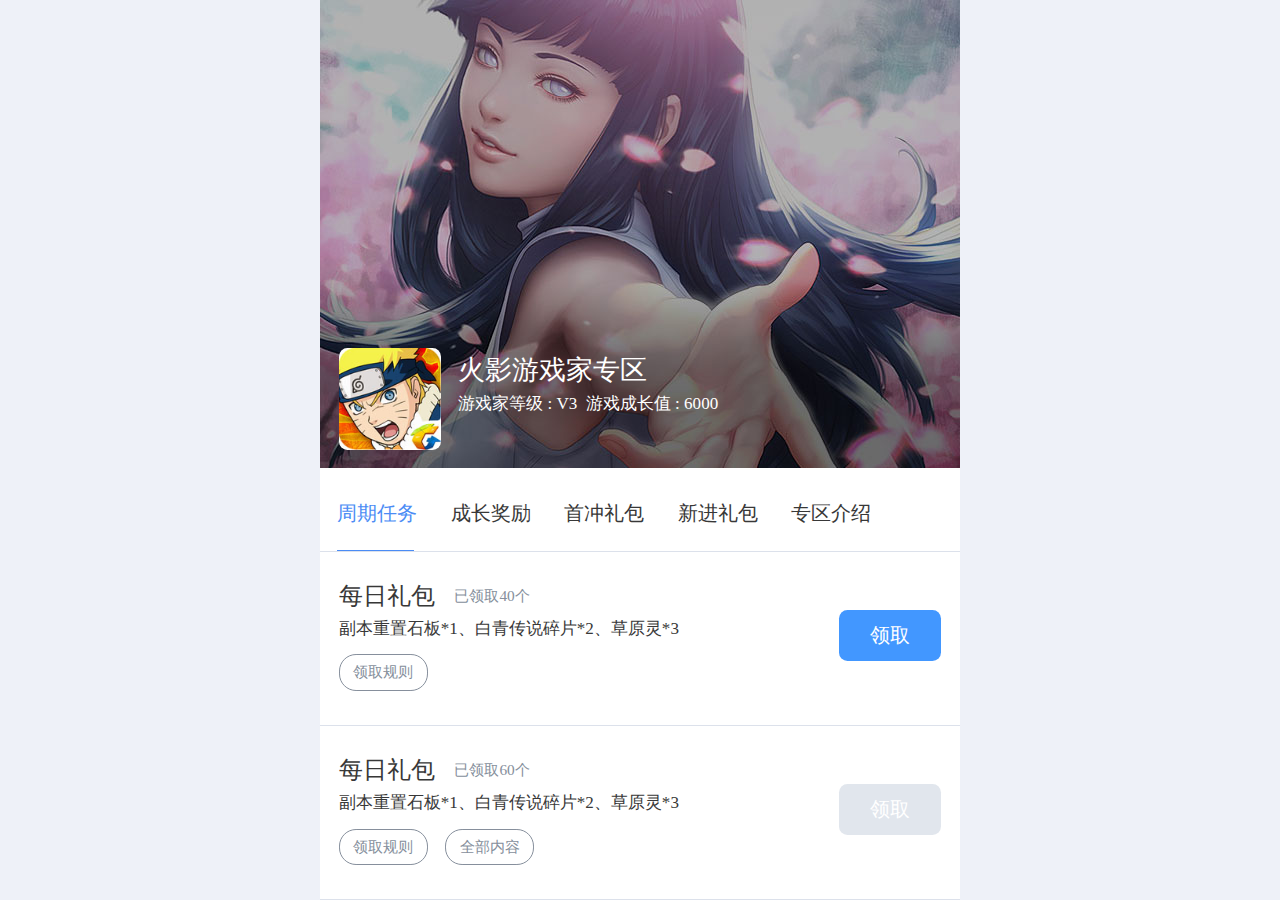
<file: mobviews(移动)/project.html>
<!DOCTYPE html>
<html lang="en">
<head>
    <meta charset="UTF-8">
    <meta name="viewport" content="width=device-width, initial-scale=1.0">
    <meta http-equiv="X-UA-Compatible" content="ie=edge">
    <title>project</title>
    <link rel="stylesheet" href="../css/reset.css">
    <link rel="stylesheet" href="../css/owl.carousel.css">
    <link rel="stylesheet" href="../css/owl.theme.default.min.css">
    <link rel="stylesheet" href="../css/mobile.css">
</head>
<body>
    <div class="l-body">
        <!-- banner -->
        <div class="project-banner">
            <img src="../images/mob8.jpg" alt="pic">
            <div class="banner-des">
                <div class="des-pic">
                    <img src="../images/mob3.jpg" alt="pic">
                </div>
                <div class="des-txt">
                    <p class="tit">火影游戏家专区</p>
                    <p class="integral">游戏家等级 : V3&nbsp;&nbsp;游戏成长值 : 6000</p>
                </div>
            </div>
        </div>
        <!-- nav -->
        <div class="o-scroll-nav">
            <div class="nav-wrap">
                <ul class="nav">
                    <li class="active"><a href="#">周期任务</a></li>
                    <li><a href="#">成长奖励</a></li>
                    <li><a href="#">首冲礼包</a></li>
                    <li><a href="#">新进礼包</a></li>
                    <li><a href="#">专区介绍</a></li>
                </ul>
            </div>
        </div>
        <!-- content -->
        <div class="project-content-lists-wrap">
            <div class="content-list-wrap">
                <div class="list-card">
                    <div class="card-left">
                        <div class="left-tit">
                            <span class="tit-txt">每日礼包</span>
                            <span class="tit-des">已领取40个</span>
                        </div>
                        <div class="left-des">副本重置石板*1、白青传说碎片*2、草原灵*3</div>
                        <div class="left-btn">
                            <a href="#" class="btn">领取规则</a>
                        </div>
                    </div>
                    <div class="card-right">
                        <span class="btn">领取</span>
                    </div>
                </div>
                <div class="list-card">
                    <div class="card-left">
                        <div class="left-tit">
                            <span class="tit-txt">每日礼包</span>
                            <span class="tit-des">已领取60个</span>
                        </div>
                        <div class="left-des">副本重置石板*1、白青传说碎片*2、草原灵*3</div>
                        <div class="left-btn">
                            <a href="#" class="btn">领取规则</a>
                            <a href="#" class="btn">全部内容</a>
                        </div>
                    </div>
                    <div class="card-right">
                        <span class="btn disable">领取</span>
                    </div>
                </div>
            </div>
        </div>
        <!-- 弹窗 -->
        <div class="o-alert-wrap">
            <div class="alert-wrap">
                <div class="alert-content">
                    <p class="alert-title">领取通知</p>
                    <span class="close">×</span>
                    <div class="alert-des-txt">
                        <p class="des-txt">抱歉,今天领取人数已达上限</p>
                        <p class="des-txt">请明天再来</p>
                    </div> 
                    <div class="alert-btn-groups">
                        <div class="bt">确认</div>
                    </div>                   
                </div>
            </div>
        </div>
    </div>
    <script src="../js/jquery.min.js"></script>
    <script src="../js/owl.carousel.js"></script>
    <script src="../js/mobile.js"></script>
</body>
</html>
</file>
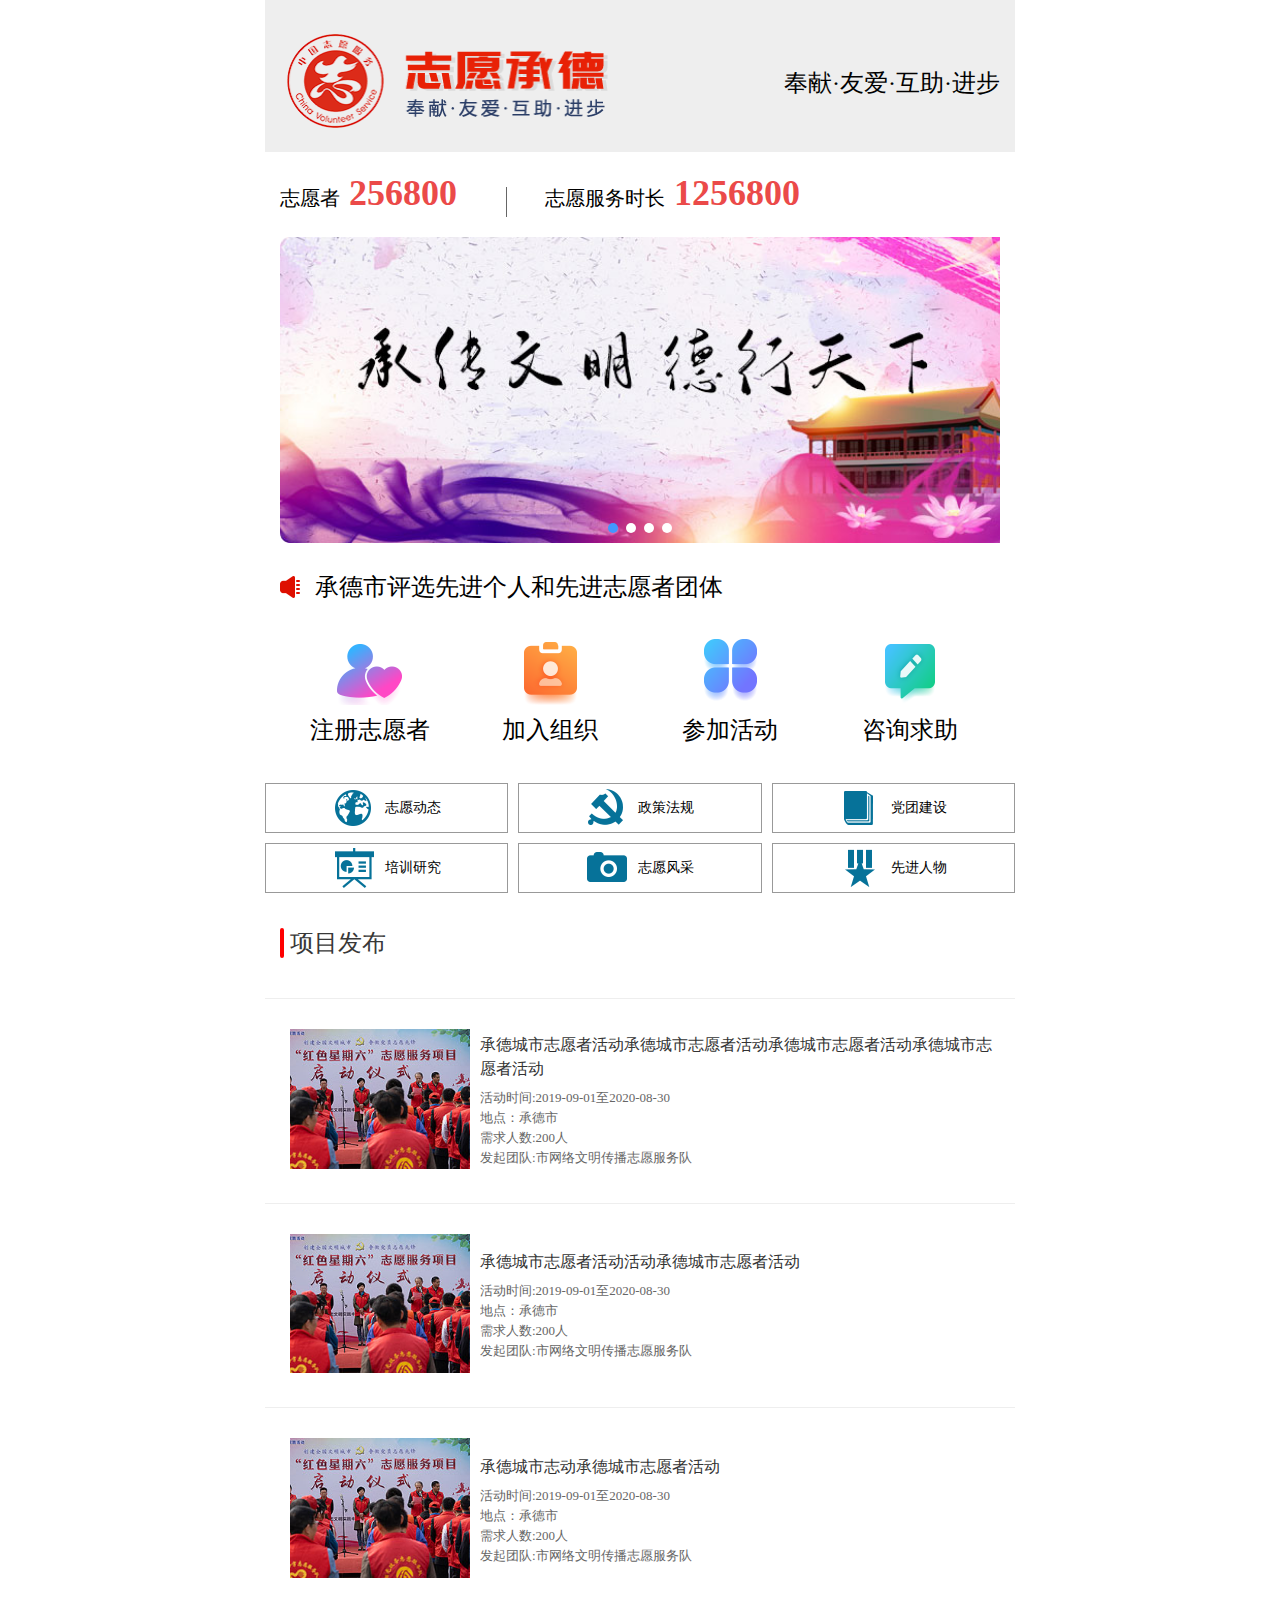
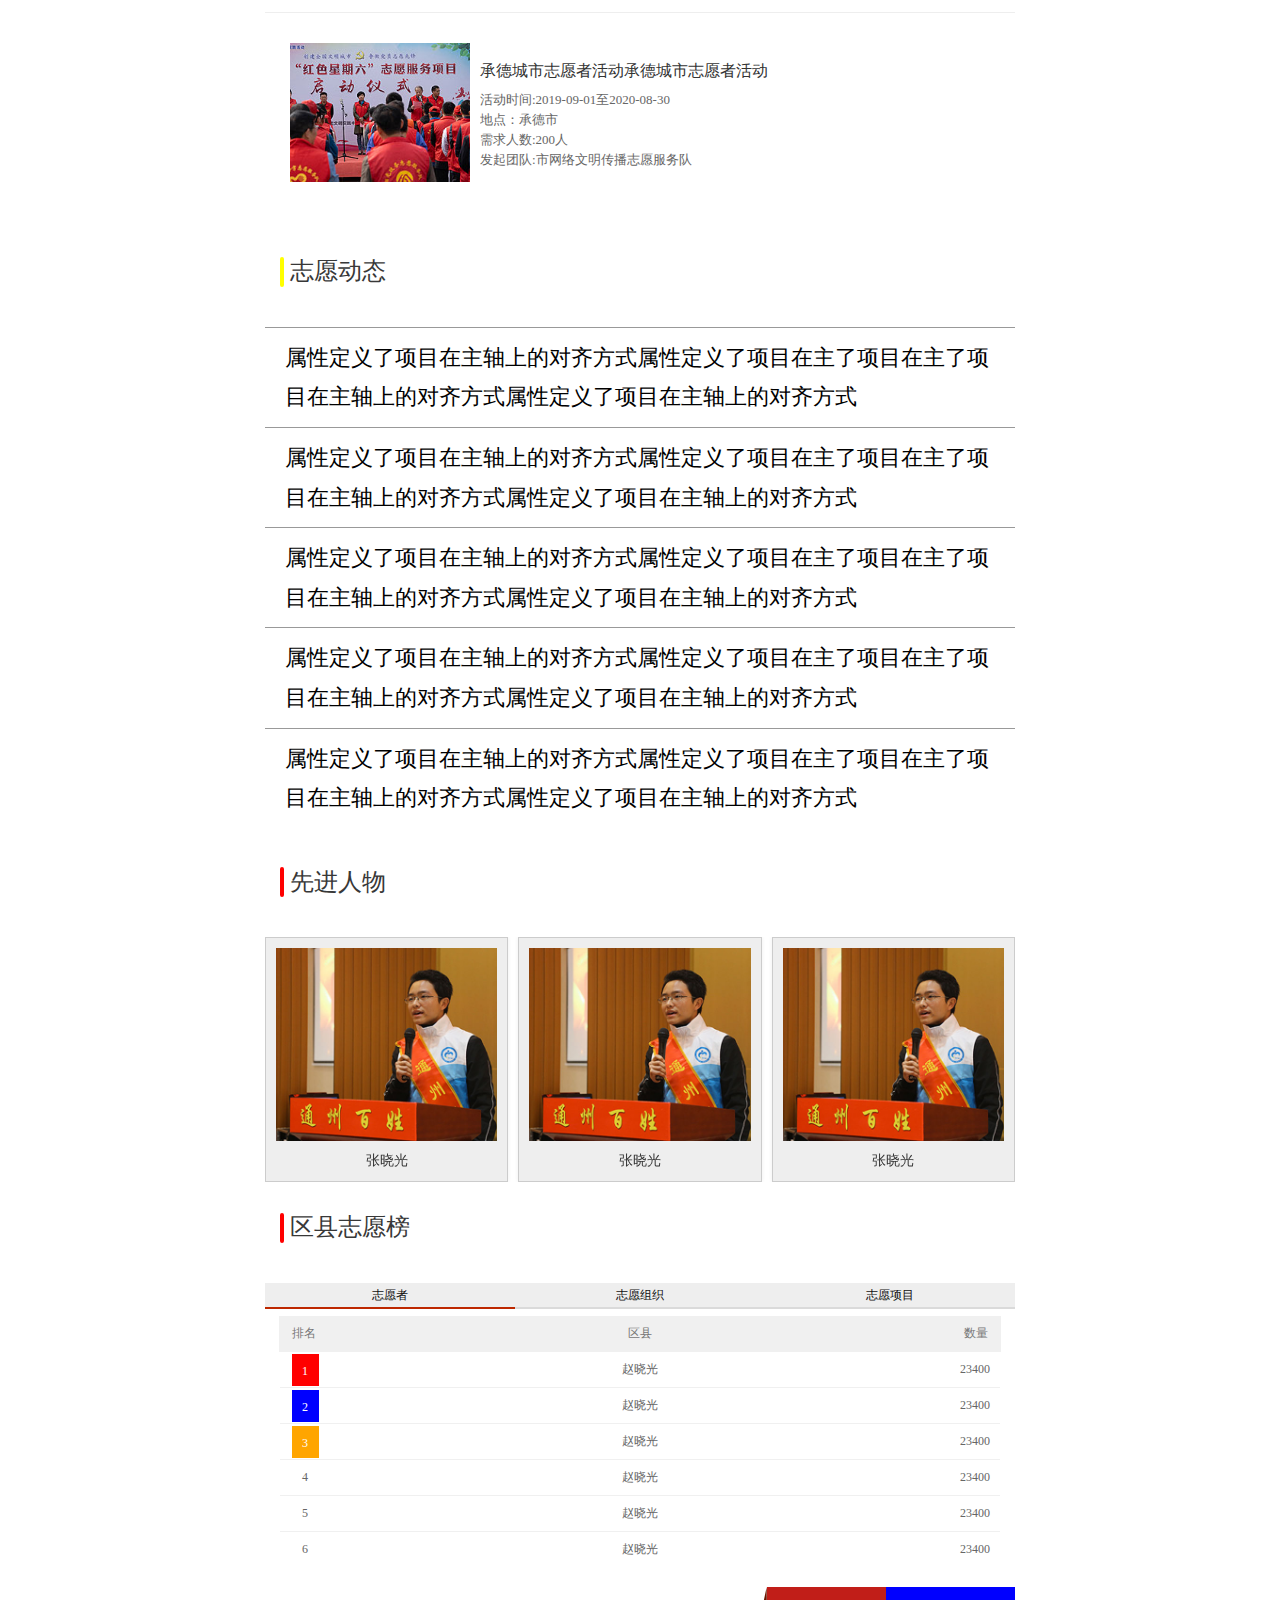
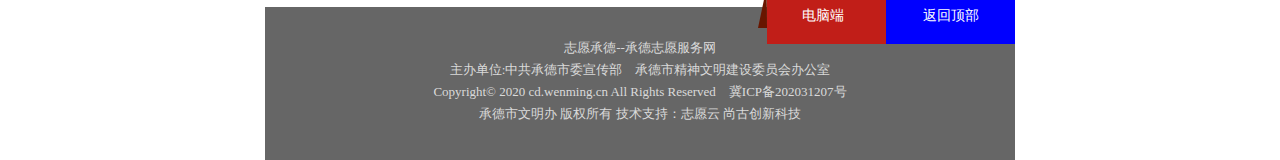
<file: mobviews(移动)/zycd.html>
<!DOCTYPE html>
<html lang="en">
<head>
    <meta charset="UTF-8">
    <meta name="viewport" content="width=device-width, initial-scale=1.0">
    <meta http-equiv="X-UA-Compatible" content="ie=edge">
    <title>志愿承德</title>
    <link rel="stylesheet" href="../css/reset.css">
    <link rel="stylesheet" href="../css/owl.carousel.css">
    <link rel="stylesheet" href="../css/owl.theme.default.min.css">
    <link rel="stylesheet" href="../css/zycd-mobile.css">
</head>
<body>
    <div class="l-body">
        <!-- top -->
        <div class="l-top">
            <div class="top-left">                
                <a href="#"><img src="../images/1.png" alt="pic"></a>
            </div>
            <div class="top-rt">奉献·友爱·互助·进步</div>
        </div>
        <!-- data-num -->
        <div class="data-num">
            <span class="txt">志愿者</span>&nbsp;&nbsp;
            <span class="num">256800</span>
            <span class="line"></span>
            <span class="txt">志愿服务时长</span>&nbsp;&nbsp;
            <span class="num">1256800</span>
        </div>
        
        <!-- banner -->
        <div class="l-banner">
            <div class="owl-carousel banner-first">
                <div class="item"><img src="../images/45.jpg" alt="pic"><a class="link-address" href="#"></a></div>               
                <div class="item"><img src="../images/45.jpg" alt="pic"><a class="link-address" href="#"></a></div>               
                <div class="item"><img src="../images/45.jpg" alt="pic"><a class="link-address" href="#"></a></div>               
                <div class="item"><img src="../images/45.jpg" alt="pic"><a class="link-address" href="#"></a></div>               
                
            </div>
        </div>
        <div style="height: .22rem;"></div>
        <!-- note -->
        <div class="l-note">
            <div class="note-png"></div>
            <div class="note-txt">承德市评选先进个人和先进志愿者团体</div>
        </div>
        <!-- nav -->
        <div class="l-nav">
            <div class="nav-items">
                <div class="item">
                    <div class="item-icon-wrap">
                        <img src="../images/5.png" alt="pic">
                    </div>
                    <p class="item-txt">注册志愿者</p>
                    <a class="link-address" href="#"></a>
                </div>
                <div class="item">
                    <div class="item-icon-wrap">
                        <img src="../images/6.png" alt="pic">
                    </div>
                    <p class="item-txt">加入组织</p>
                    <a class="link-address" href="#"></a>
                </div>
                <div class="item">
                    <div class="item-icon-wrap">
                        <img src="../images/7.png" alt="pic">
                    </div>
                    <p class="item-txt">参加活动</p>
                    <a class="link-address" href="#"></a>
                </div>
                <div class="item">
                    <div class="item-icon-wrap">
                        <img src="../images/8.png" alt="pic">
                    </div>
                    <p class="item-txt">咨询求助</p>
                    <a class="link-address" href="#"></a>
                </div>
            </div>
        </div>
        <!-- nav-second -->
        <div class="l-nav-second">
            <div class="nav-second-items">
                <div class="item">
                    <span class="pic pic1"></span>
                    <span class="txt">志愿动态</span>
                    <a href="#" class="link-adderss"></a>
                </div>
                <div class="item">
                        <span class="pic pic2"></span>
                    <span class="txt">政策法规</span>
                    <a href="#" class="link-adderss"></a>
                </div>
                <div class="item">
                        <span class="pic pic3"></span>
                    <span class="txt">党团建设</span>
                    <a href="#" class="link-adderss"></a>
                </div>
                <div class="item">
                        <span class="pic pic4"></span>
                    <span class="txt">培训研究</span>
                    <a href="#" class="link-adderss"></a>
                </div>
                <div class="item">
                        <span class="pic pic5"></span>
                    <span class="txt">志愿风采</span>
                    <a href="#" class="link-adderss"></a>
                </div>
                <div class="item">
                        <span class="pic pic6"></span>
                    <span class="txt">先进人物</span>
                    <a href="#" class="link-adderss"></a>
                </div>
            </div>
        </div>
        <!-- 项目发布 -->
        <div class="l-hot-block">
            <!-- title -->
            <div class="o-title-first">
                <span class="title-icon"></span>
                <span class="title-txt">项目发布</span>
            </div>
            <!-- list -->
            <div class="project-list">
                <div class="project-items">
                    <div class="item">
                        <div class="pic">
                            <img src="../images/13.jpg" alt="pic">
                            <a href="#" class="link-adderss"></a>
                        </div>
                        <div class="active-txt">
                            <a href="#" class="tit">承德城市志愿者活动承德城市志愿者活动承德城市志愿者活动承德城市志愿者活动</a>
                            <p class="des">活动时间:2019-09-01至2020-08-30</p>
                            <p class="des">地点：承德市</p>
                            <p class="des">需求人数:200人</p>
                            <p class="des">发起团队:市网络文明传播志愿服务队</p>
                        </div>
                    </div>
                    <div class="item">
                        <div class="pic">
                            <img src="../images/13.jpg" alt="pic">
                            <a href="#" class="link-adderss"></a>
                        </div>
                        <div class="active-txt">
                            <a href="#" class="tit">承德城市志愿者活动活动承德城市志愿者活动</a>
                            <p class="des">活动时间:2019-09-01至2020-08-30</p>
                            <p class="des">地点：承德市</p>
                            <p class="des">需求人数:200人</p>
                            <p class="des">发起团队:市网络文明传播志愿服务队</p>
                        </div>
                    </div>
                    <div class="item">
                        <div class="pic">
                            <img src="../images/13.jpg" alt="pic">
                            <a href="#" class="link-adderss"></a>
                        </div>
                        <div class="active-txt">
                            <a href="#" class="tit">承德城市志动承德城市志愿者活动</a>
                            <p class="des">活动时间:2019-09-01至2020-08-30</p>
                            <p class="des">地点：承德市</p>
                            <p class="des">需求人数:200人</p>
                            <p class="des">发起团队:市网络文明传播志愿服务队</p>
                        </div>
                    </div>
                    <div class="item">
                        <div class="pic">
                            <img src="../images/13.jpg" alt="pic">
                            <a href="#" class="link-adderss"></a>
                        </div>
                        <div class="active-txt">
                            <a href="#" class="tit">承德城市志愿者活动承德城市志愿者活动</a>
                            <p class="des">活动时间:2019-09-01至2020-08-30</p>
                            <p class="des">地点：承德市</p>
                            <p class="des">需求人数:200人</p>
                            <p class="des">发起团队:市网络文明传播志愿服务队</p>
                        </div>
                    </div>
                </div>
            </div>
        </div>
        <!-- 志愿动态 -->
        <div class="l-new-activity">
            <!-- title -->
            <div class="o-title-first block-padding">
                <span class="title-icon"></span>
                <span class="title-txt">志愿动态</span>
            </div>
            <!-- list -->
            <div class="activity-list">
                <a href="#" class="item">属性定义了项目在主轴上的对齐方式属性定义了项目在主了项目在主了项目在主轴上的对齐方式属性定义了项目在主轴上的对齐方式</a>
                <a href="#" class="item">属性定义了项目在主轴上的对齐方式属性定义了项目在主了项目在主了项目在主轴上的对齐方式属性定义了项目在主轴上的对齐方式</a>
                <a href="#" class="item">属性定义了项目在主轴上的对齐方式属性定义了项目在主了项目在主了项目在主轴上的对齐方式属性定义了项目在主轴上的对齐方式</a>
                <a href="#" class="item">属性定义了项目在主轴上的对齐方式属性定义了项目在主了项目在主了项目在主轴上的对齐方式属性定义了项目在主轴上的对齐方式</a>
                <a href="#" class="item">属性定义了项目在主轴上的对齐方式属性定义了项目在主了项目在主了项目在主轴上的对齐方式属性定义了项目在主轴上的对齐方式</a>
            </div>
        </div>
        <!-- 先进人物 -->
        <div class="l-new-people">
            <!-- title -->
            <div class="o-title-first block-padding">
                <span class="title-icon"></span>
                <span class="title-txt">先进人物</span>
            </div>
            <!-- banner -->
            <div class="people-banner">
                <div class="owl-carousel banner-second">
                    <div class="item">
                        <img src="../images/47.jpg" alt="pic">
                        <p class="name">张晓光</p>
                        <a class="link-address" href="#"></a>
                    </div>               
                    <div class="item"><img src="../images/47.jpg" alt="pic"><p class="name">张晓光</p><a class="link-address" href="#"></a></div>               
                    <div class="item"><img src="../images/47.jpg" alt="pic"><p class="name">张晓光</p><a class="link-address" href="#"></a></div>               
                    <div class="item"><img src="../images/47.jpg" alt="pic"><p class="name">张晓光</p><a class="link-address" href="#"></a></div>                                  
                </div>
            </div>
        </div>
        <!-- 区县志愿榜 -->
        <div class="l-ser-sort">
            <!-- title -->
            <div class="o-title-first block-padding">
                <span class="title-icon"></span>
                <span class="title-txt">区县志愿榜</span>
            </div>
            <!-- tab -->
            <div class="o-tab-nav">
                <ul>
                    <li class="active">志愿者</li>
                    <li>志愿组织</li>
                    <li>志愿项目</li>
                </ul>
            </div>
            <!-- table -->
            <div class="table-div-wrap">
                <div class="table-div">
                    <div class="tr">
                        <div class="td">排名</div>
                        <div class="td">区县</div>
                        <div class="td">数量</div>
                    </div>
                    <div class="tr">
                        <div class="td"><span class="card-png first">1</span></div>
                        <div class="td">赵晓光</div>
                        <div class="td">23400</div>                            
                    </div>                                
                    <div class="tr">
                        <div class="td"><span class="card-png second">2</span></div>
                        <div class="td">赵晓光</div>
                        <div class="td">23400</div>                           
                    </div>                                
                    <div class="tr">
                        <div class="td"><span class="card-png third">3</span></div>
                        <div class="td">赵晓光</div>
                        <div class="td">23400</div>                            
                    </div>                                
                    <div class="tr">
                        <div class="td">4</div>
                        <div class="td">赵晓光</div>
                        <div class="td">23400</div>                           
                    </div>                                
                    <div class="tr">
                        <div class="td">5</div>
                        <div class="td">赵晓光</div>
                        <div class="td">23400</div>                           
                    </div>                                
                    <div class="tr">
                        <div class="td">6</div>
                        <div class="td">赵晓光</div>
                        <div class="td">23400</div>                            
                    </div>  
                </div>                            
            </div>
        </div>
        <div style="height: 40px;"></div>
        <!-- foot -->
        <div class="l-foot">  
            <p class="foot-copy">志愿承德--承德志愿服务网</p>  
            <p class="foot-copy">主办单位:中共承德市委宣传部 &nbsp;&nbsp;&nbsp;承德市精神文明建设委员会办公室</p>
            <p class="foot-copy">Copyright© 2020 cd.wenming.cn All Rights Reserved &nbsp;&nbsp;&nbsp;冀ICP备202031207号</p>
            <p class="foot-copy">承德市文明办 版权所有  技术支持：志愿云 尚古创新科技</p>  
            <div class="go-back-wrap">
                <a href="#" class="pc">电脑端</a>
                <span class="go-back">返回顶部</span>
            </div>
        </div>      
    </div>
    <script src="../js/jquery.min.js"></script>
    <script src="../js/owl.carousel.js"></script>
    <script src="../js/mobile.js"></script>
</body>
</html>
</file>
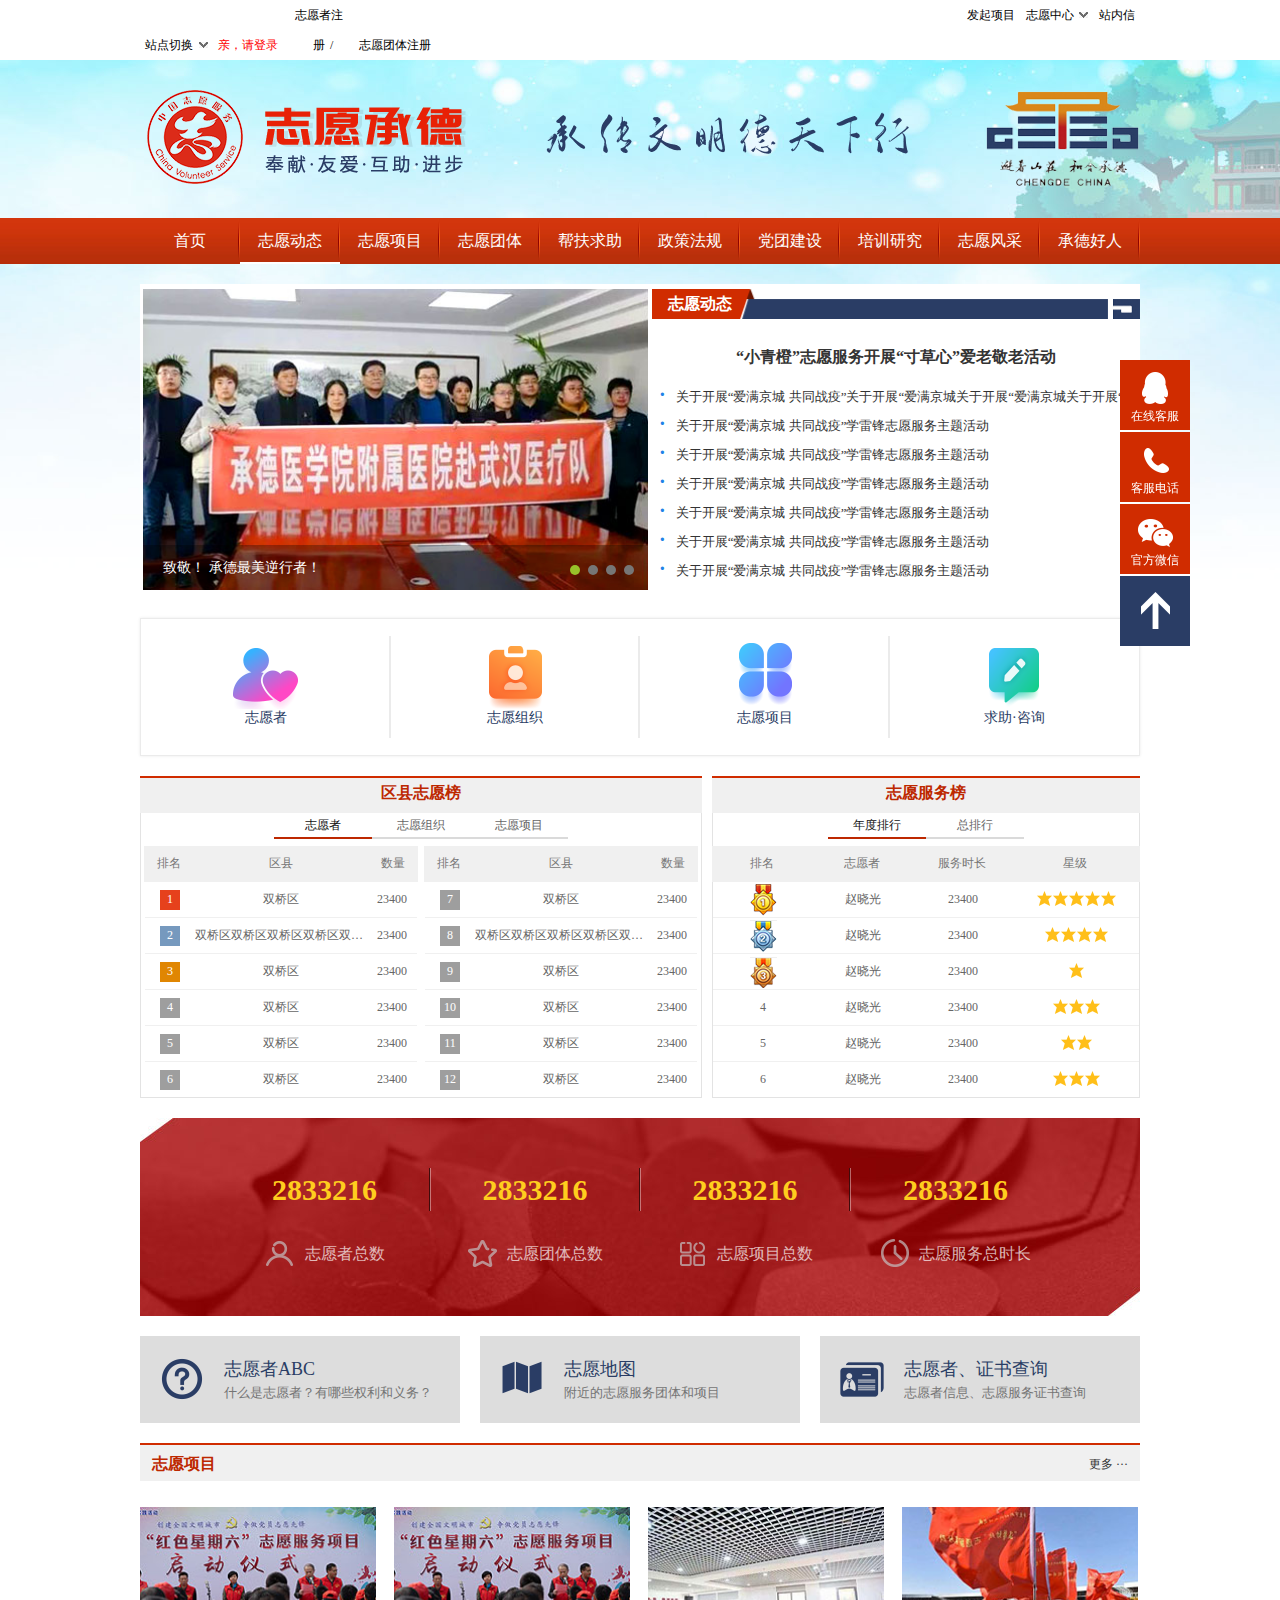
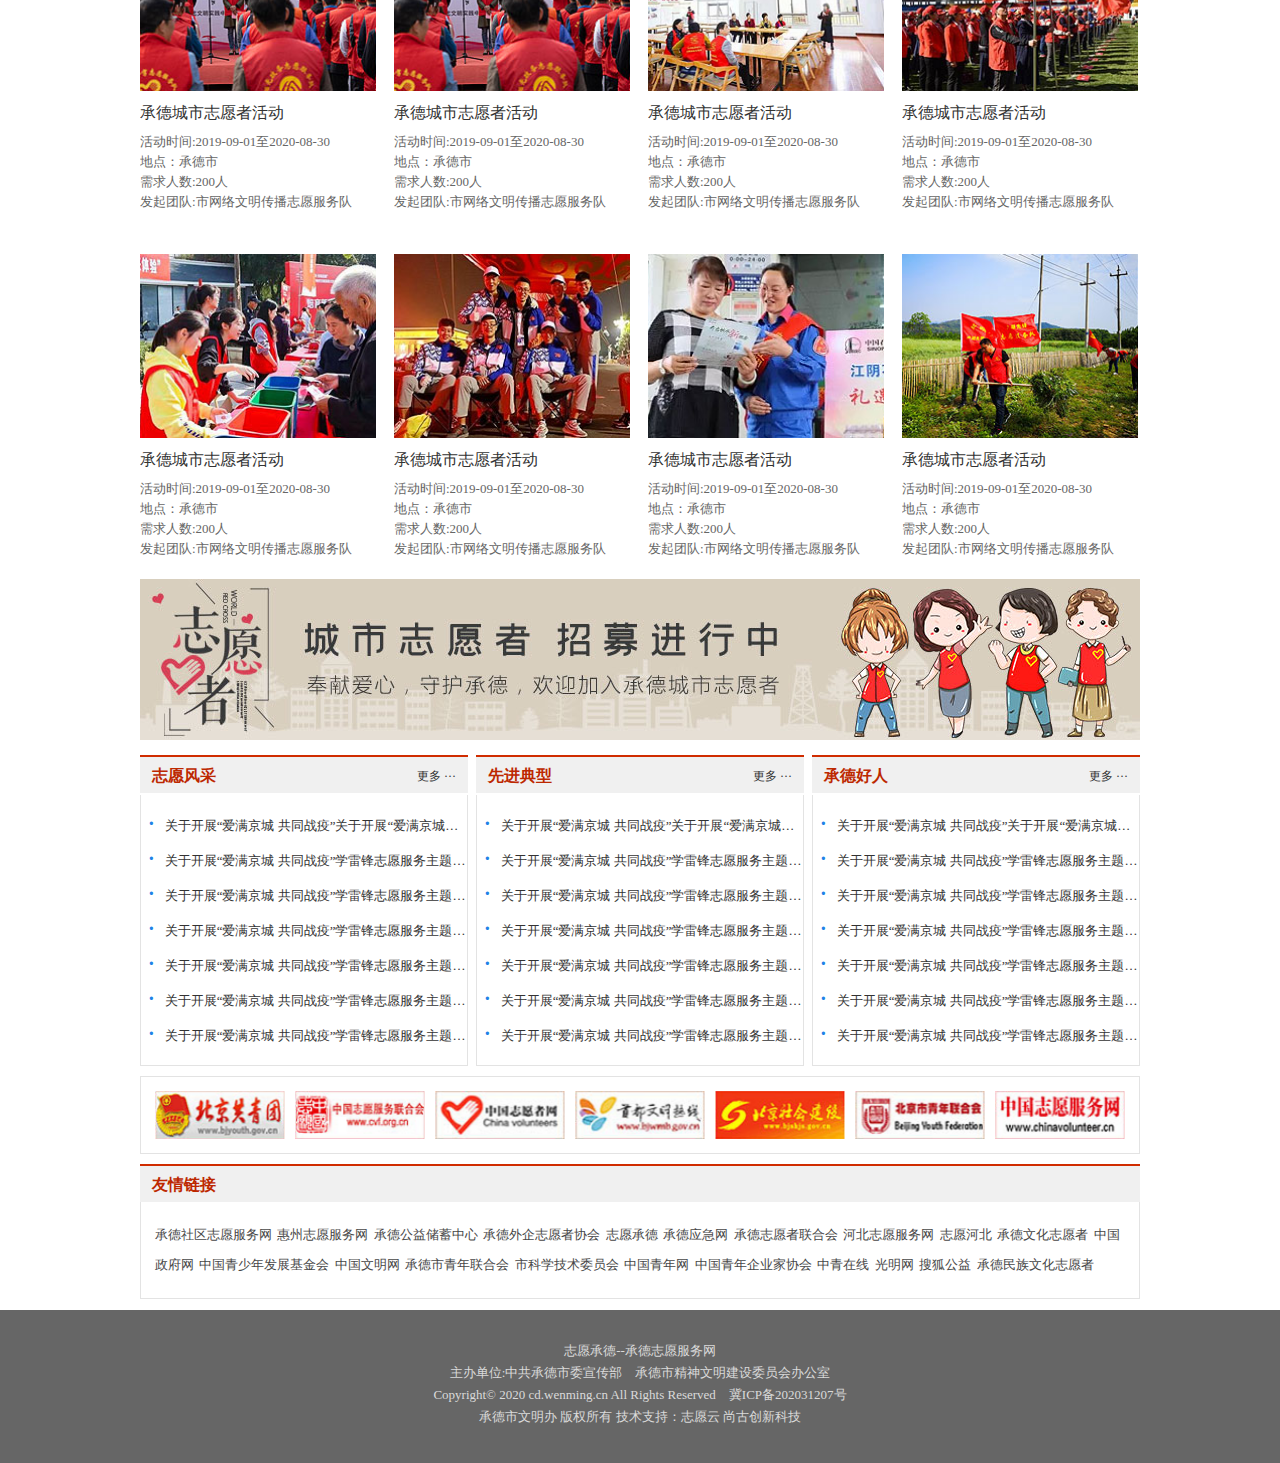
<file: views(pc)/zycd-index.html>
<!DOCTYPE html>
<html lang="en">
<head>
    <meta charset="UTF-8">
    <!-- <meta name="viewport" content="width=device-width, initial-scale=1.0"> -->
    <meta http-equiv="X-UA-Compatible" content="ie=edge">
    <title>志愿承德</title>
    <link rel="stylesheet" href="../css/reset.css">
    <link rel="stylesheet" href="../css/owl.carousel.css">
    <link rel="stylesheet" href="../css/owl.theme.default.min.css">
    <link rel="stylesheet" href="../css/zycd-index.css">
</head>
<body>
    <div class="l-body">
        <!-- top -->
        <div class="l-top">
            <div class="top-content l-content clearfix">
                <div class="top-left float-l">
                    <div class="top-div-block select-more pointer change-one">
                        <span class="sel-top">站点切换</span><span class="arrow-png"></span>
                        <!-- slid-down -->
                        <div class="slide-down-wrap">
                                <a href="#">中国志愿服务网</a>
                                <a href="#">中国志愿服务网</a>
                                <a href="#">中国志愿服务网</a>
                                <a href="#">中国志愿服务网</a>
                                <a href="#">中国志愿服务网</a>                    
                            </div>
                    </div>
                    <div class="top-div-block active"><a href="#">亲，请登录</a></div>
                    <div class="top-div-block"><a href="#">志愿者注册</a><span class="line">/</span></div>
                    <div class="top-div-block"><a href="#">志愿团体注册</a></div>
                    
                </div>
                <div class="top-right float-r relative">
                    <div class="top-div-block"><a href="#">发起项目</a></div>
                    <div class="top-div-block select-more pointer change-two"> 
                        <span class="sel-top">志愿中心</span><span class="arrow-png"></span>
                        <!-- slid-down2 -->
                        <div class="slide-down-wrap2">
                                <a href="#">我的项目</a>
                                <a href="#">我的时长</a>
                                <a href="#">我的团体</a>                                         
                            </div>
                    </div>
                    <div class="top-div-block"><a href="#">站内信</a></div>
                    
                    
                </div>
                
            </div>
        </div>
        <!-- logo -->
        <div class="l-logo">
            <div class="l-content clearfix logo-content center">
                <div class="logo-left float-l">
                    <a href="#"><img src="../images/1.png" alt="logo"></a>                    
                </div>
                <div class="logo-center inlineblock">
                    <img src="../images/58.png" alt="pic">
                    <img src="../images/59.png" alt="pic">
                    <img src="../images/60.png" alt="pic">
                    <img src="../images/61.png" alt="pic">
                    <img src="../images/62.png" alt="pic">
                    <img src="../images/63.png" alt="pic">
                    <img src="../images/64.png" alt="pic">
                    <img src="../images/65.png" alt="pic">
                </div>
                <div class="logo-right float-r">
                    <img src="../images/2.png" alt="pic">
                </div>
            </div>
        </div>
        <!-- nav -->
        <div class="l-nav">
            <div class="l-content nav-content">
                <ul class="nav-ul">
                    <li>
                        <a href="#">首页</a>    
                        <div class="nav-second">
                            <a href="#">test1</a>
                            <a href="#">test2</a>
                            <a href="#">test3</a>
                        </div>                    
                    </li>
                    <li class="active"><a href="#">志愿动态</a></li>
                    <li><a href="#">志愿项目</a></li>
                    <li><a href="#">志愿团体</a></li>
                    <li><a href="#">帮扶求助</a></li>
                    <li><a href="#">政策法规</a></li>
                    <li><a href="#">党团建设</a></li>
                    <li><a href="#">培训研究</a></li>
                    <li><a href="#">志愿风采</a></li>
                    <li><a href="#">承德好人</a></li>
                </ul>
            </div>
        </div>
        <div class="content-wrap-bg">
            <div class="content-width-wrap l-content">        
                    <!-- news+banner -->
                    <div class="l-bar-news">
                        <div class="bar-news-content l-content clearfix">
                            <div class="bar-box inlineblock">
                                <div class="owl-carousel banner-second">
                                    <div class="item">
                                        <img src="../images/42.jpg" alt="pic">
                                        <div class="bar-txt">
                                            <p class="txt">致敬！ 承德最美逆行者！</p>
                                        </div>
                                        <a class="link-address" href="#"></a>
                                    </div>             
                                    <div class="item">
                                        <img src="../images/42.jpg" alt="pic">
                                        <div class="bar-txt">
                                            <p class="txt">致敬！ 承德最美逆行者！</p>
                                        </div>
                                        <a class="link-address" href="#"></a>
                                    </div>             
                                    <div class="item">
                                        <img src="../images/42.jpg" alt="pic">
                                        <div class="bar-txt">
                                            <p class="txt">致敬！ 承德最美逆行者！</p>
                                        </div>
                                        <a class="link-address" href="#"></a>
                                    </div>             
                                    <div class="item">
                                        <img src="../images/42.jpg" alt="pic">
                                        <div class="bar-txt">
                                            <p class="txt">致敬！ 承德最美逆行者！</p>
                                        </div>
                                        <a class="link-address" href="#"></a>
                                    </div>             
                                                     
                                </div>
                            </div>
                            <div class="news-box inlineblock float-r">
                                <div class="news-top">志愿动态</div>
                                <div class="news-tit-first">“小青橙”志愿服务开展“寸草心”爱老敬老活动  </div>
                                <div class="o-news-lists">
                                    <ul>
                                        <li><a href="#"><span class="circle">·</span>关于开展“爱满京城 共同战疫”关于开展“爱满京城关于开展“爱满京城关于开展“爱满京城关于开展“爱满京城关于开展“爱满京城学雷锋志愿服务主题活动</a></li>
                                        <li><a href="#"><span class="circle">·</span>关于开展“爱满京城 共同战疫”学雷锋志愿服务主题活动</a></li>
                                        <li><a href="#"><span class="circle">·</span>关于开展“爱满京城 共同战疫”学雷锋志愿服务主题活动</a></li>
                                        <li><a href="#"><span class="circle">·</span>关于开展“爱满京城 共同战疫”学雷锋志愿服务主题活动</a></li>
                                        <li><a href="#"><span class="circle">·</span>关于开展“爱满京城 共同战疫”学雷锋志愿服务主题活动</a></li>
                                        <li><a href="#"><span class="circle">·</span>关于开展“爱满京城 共同战疫”学雷锋志愿服务主题活动</a></li>
                                        <li><a href="#"><span class="circle">·</span>关于开展“爱满京城 共同战疫”学雷锋志愿服务主题活动</a></li>
                                    </ul>
                                </div>
                            </div>
                        </div>
                    </div>
                    <div style="height: 28px;"></div>
                    <!-- service-type -->
                    <div class="l-ser-type">
                        <div class="ser-type-content clearfix o-nav-items">
                            <div class="type-block nav-item">
                                <div class="item-pic">
                                    <div class="pic">
                                        <img src="../images/5.png" alt="pic">
                                    </div>
                                    <p class="txt">志愿者</p>
                                </div>
                                <div class="item-silde">
                                    <ul>
                                        <li><a href="#">实名注册</a></li>
                                        <li><a href="#">加入组织</a></li>
                                        <li><a href="#">参加活动</a></li>
                                        <li><a href="#">下载证书</a></li>
                                    </ul>
                                </div>
                            </div>
                            <div class="type-block nav-item">
                                <div class="item-pic">
                                    <div class="pic">
                                        <img src="../images/6.png" alt="pic">
                                    </div>
                                    <p class="txt">志愿组织</p>
                                </div>
                                <div class="item-silde">
                                    <ul>
                                        <li><a href="#">实名注册</a></li>
                                        <li><a href="#">加入组织</a></li>
                                        <li><a href="#">参加活动</a></li>
                                        <li><a href="#">下载证书</a></li>
                                    </ul>
                                </div>
                            </div>
                            <div class="type-block nav-item">
                                <div class="item-pic">
                                    <div class="pic">
                                        <img src="../images/7.png" alt="pic">
                                    </div>
                                    <p class="txt">志愿项目</p>
                                </div>
                                <div class="item-silde">
                                    <ul>
                                        <li><a href="#">实名注册</a></li>
                                        <li><a href="#">加入组织</a></li>
                                        <li><a href="#">参加活动</a></li>
                                        <li><a href="#">下载证书</a></li>
                                    </ul>
                                </div>
                            </div>
                            <div class="type-block nav-item">
                                <div class="item-pic">
                                    <div class="pic">
                                        <img src="../images/8.png" alt="pic">
                                    </div>
                                    <p class="txt">求助·咨询</p>
                                </div>
                                <div class="item-silde">
                                    <ul>
                                        <li><a href="#">实名注册</a></li>
                                        <li><a href="#">加入组织</a></li>
                                        <li><a href="#">参加活动</a></li>
                                        <li><a href="#">下载证书</a></li>
                                    </ul>
                                </div>
                            </div>
                        </div>
                    </div>
                    <div style="height: 20px;"></div>
                    <!-- service-sort -->
                    <div class="l-ser-sort">
                        <div class="ser-sort-content clearfix">
                            <div class="ser-sort-block" style="width:562px;">
                                <!-- tit -->
                                <p class="tit">区县志愿榜</p>
                                <div class="table-border">
                                    <!-- tab -->
                                    <div class="o-tab-nav">
                                        <ul>
                                            <li class="active">志愿者</li>
                                            <li>志愿组织</li>
                                            <li>志愿项目</li>
                                        </ul>
                                    </div>
                                    <!-- table -->
                                    <div class="table-tab-options">
                                        <div class="table-div-wrap">
                                            <div class="table-div half-width">
                                                <div class="tr">
                                                    <div class="td">排名</div>
                                                    <div class="td">区县</div>
                                                    <div class="td">数量</div>
                                                </div>
                                                <div class="tr">
                                                    <div class="td"><span class="num first">1</span></div>
                                                    <div class="td">双桥区</div>
                                                    <div class="td">23400</div>
                                                </div>
                                                <div class="tr">
                                                    <div class="td"><span class="num second">2</span></div>
                                                    <div class="td">双桥区双桥区双桥区双桥区双桥区双桥区双桥区双桥区双桥区双桥区双桥区双桥区</div>
                                                    <div class="td">23400</div>
                                                </div>
                                                <div class="tr">
                                                    <div class="td"><span class="num third">3</span></div>
                                                    <div class="td">双桥区</div>
                                                    <div class="td">23400</div>
                                                </div>
                                                <div class="tr">
                                                    <div class="td"><span class="num">4</span></div>
                                                    <div class="td">双桥区</div>
                                                    <div class="td">23400</div>
                                                </div>
                                                <div class="tr">
                                                    <div class="td"><span class="num">5</span></div>
                                                    <div class="td">双桥区</div>
                                                    <div class="td">23400</div>
                                                </div>
                                                <div class="tr">
                                                    <div class="td"><span class="num">6</span></div>
                                                    <div class="td">双桥区</div>
                                                    <div class="td">23400</div>
                                                </div>
                                                
                                            </div>
                                            <div class="table-div half-width">
                                                    <div class="tr">
                                                        <div class="td">排名</div>
                                                        <div class="td">区县</div>
                                                        <div class="td">数量</div>
                                                    </div>
                                                    <div class="tr">
                                                        <div class="td"><span class="num ">7</span></div>
                                                        <div class="td">双桥区</div>
                                                        <div class="td">23400</div>
                                                    </div>
                                                    <div class="tr">
                                                        <div class="td"><span class="num ">8</span></div>
                                                        <div class="td">双桥区双桥区双桥区双桥区双桥区双桥区双桥区双桥区双桥区双桥区双桥区双桥区</div>
                                                        <div class="td">23400</div>
                                                    </div>
                                                    <div class="tr">
                                                        <div class="td"><span class="num ">9</span></div>
                                                        <div class="td">双桥区</div>
                                                        <div class="td">23400</div>
                                                    </div>
                                                    <div class="tr">
                                                        <div class="td"><span class="num">10</span></div>
                                                        <div class="td">双桥区</div>
                                                        <div class="td">23400</div>
                                                    </div>
                                                    <div class="tr">
                                                        <div class="td"><span class="num">11</span></div>
                                                        <div class="td">双桥区</div>
                                                        <div class="td">23400</div>
                                                    </div>
                                                    <div class="tr">
                                                        <div class="td"><span class="num">12</span></div>
                                                        <div class="td">双桥区</div>
                                                        <div class="td">23400</div>
                                                    </div>                                    
                                            </div>
                                        </div>
                                        <div class="table-div-wrap">
                                            <div class="table-div half-width">
                                                <div class="tr">
                                                    <div class="td">排名</div>
                                                    <div class="td">区县</div>
                                                    <div class="td">数量</div>
                                                </div>
                                                <div class="tr">
                                                    <div class="td"><span class="num first">1</span></div>
                                                    <div class="td">双桥区</div>
                                                    <div class="td">23400</div>
                                                </div>
                                                <div class="tr">
                                                    <div class="td"><span class="num second">2</span></div>
                                                    <div class="td">双桥区双桥区双桥区双桥区双桥区双桥区双桥区双桥区双桥区双桥区双桥区双桥区</div>
                                                    <div class="td">23400</div>
                                                </div>
                                                <div class="tr">
                                                    <div class="td"><span class="num third">3</span></div>
                                                    <div class="td">双桥区</div>
                                                    <div class="td">23400</div>
                                                </div>
                                                <div class="tr">
                                                    <div class="td"><span class="num">4</span></div>
                                                    <div class="td">双桥区</div>
                                                    <div class="td">23400</div>
                                                </div>
                                                <div class="tr">
                                                    <div class="td"><span class="num">5</span></div>
                                                    <div class="td">双桥区</div>
                                                    <div class="td">23400</div>
                                                </div>
                                                <div class="tr">
                                                    <div class="td"><span class="num">6</span></div>
                                                    <div class="td">双桥区</div>
                                                    <div class="td">23400</div>
                                                </div>
                                                
                                            </div>
                                            <div class="table-div half-width">
                                                    <div class="tr">
                                                        <div class="td">排名</div>
                                                        <div class="td">区县</div>
                                                        <div class="td">数量</div>
                                                    </div>
                                                    <div class="tr">
                                                        <div class="td"><span class="num ">7</span></div>
                                                        <div class="td">双桥区</div>
                                                        <div class="td">23400</div>
                                                    </div>
                                                    <div class="tr">
                                                        <div class="td"><span class="num ">8</span></div>
                                                        <div class="td">双桥区双桥区双桥区双桥区双桥区双桥区双桥区双桥区双桥区双桥区双桥区双桥区</div>
                                                        <div class="td">23400</div>
                                                    </div>
                                                    <div class="tr">
                                                        <div class="td"><span class="num ">9</span></div>
                                                        <div class="td">双桥区</div>
                                                        <div class="td">23400</div>
                                                    </div>
                                                    <div class="tr">
                                                        <div class="td"><span class="num">10</span></div>
                                                        <div class="td">双桥区</div>
                                                        <div class="td">23400</div>
                                                    </div>
                                                    <div class="tr">
                                                        <div class="td"><span class="num">11</span></div>
                                                        <div class="td">双桥区</div>
                                                        <div class="td">23400</div>
                                                    </div>
                                                    <div class="tr">
                                                        <div class="td"><span class="num">12</span></div>
                                                        <div class="td">双桥区</div>
                                                        <div class="td">23400</div>
                                                    </div>                                    
                                            </div>
                                        </div>
                                        <div class="table-div-wrap">
                                            <div class="table-div half-width">
                                                <div class="tr">
                                                    <div class="td">排名</div>
                                                    <div class="td">区县</div>
                                                    <div class="td">数量</div>
                                                </div>
                                                <div class="tr">
                                                    <div class="td"><span class="num first">1</span></div>
                                                    <div class="td">双桥区</div>
                                                    <div class="td">23400</div>
                                                </div>
                                                <div class="tr">
                                                    <div class="td"><span class="num second">2</span></div>
                                                    <div class="td">双桥区双桥区双桥区双桥区双桥区双桥区双桥区双桥区双桥区双桥区双桥区双桥区</div>
                                                    <div class="td">23400</div>
                                                </div>
                                                <div class="tr">
                                                    <div class="td"><span class="num third">3</span></div>
                                                    <div class="td">双桥区</div>
                                                    <div class="td">23400</div>
                                                </div>
                                                <div class="tr">
                                                    <div class="td"><span class="num">4</span></div>
                                                    <div class="td">双桥区</div>
                                                    <div class="td">23400</div>
                                                </div>
                                                <div class="tr">
                                                    <div class="td"><span class="num">5</span></div>
                                                    <div class="td">双桥区</div>
                                                    <div class="td">23400</div>
                                                </div>
                                                <div class="tr">
                                                    <div class="td"><span class="num">6</span></div>
                                                    <div class="td">双桥区</div>
                                                    <div class="td">23400</div>
                                                </div>
                                                
                                            </div>
                                            <div class="table-div half-width">
                                                    <div class="tr">
                                                        <div class="td">排名</div>
                                                        <div class="td">区县</div>
                                                        <div class="td">数量</div>
                                                    </div>
                                                    <div class="tr">
                                                        <div class="td"><span class="num ">7</span></div>
                                                        <div class="td">双桥区</div>
                                                        <div class="td">23400</div>
                                                    </div>
                                                    <div class="tr">
                                                        <div class="td"><span class="num ">8</span></div>
                                                        <div class="td">双桥区双桥区双桥区双桥区双桥区双桥区双桥区双桥区双桥区双桥区双桥区双桥区</div>
                                                        <div class="td">23400</div>
                                                    </div>
                                                    <div class="tr">
                                                        <div class="td"><span class="num ">9</span></div>
                                                        <div class="td">双桥区</div>
                                                        <div class="td">23400</div>
                                                    </div>
                                                    <div class="tr">
                                                        <div class="td"><span class="num">10</span></div>
                                                        <div class="td">双桥区</div>
                                                        <div class="td">23400</div>
                                                    </div>
                                                    <div class="tr">
                                                        <div class="td"><span class="num">11</span></div>
                                                        <div class="td">双桥区</div>
                                                        <div class="td">23400</div>
                                                    </div>
                                                    <div class="tr">
                                                        <div class="td"><span class="num">12</span></div>
                                                        <div class="td">双桥区</div>
                                                        <div class="td">23400</div>
                                                    </div>                                    
                                            </div>
                                        </div>
                                    </div>
                                    
                                </div>
                                
                            </div>
                            <div class="ser-sort-block float-r"  style="width:428px;">
                                <!-- tit -->
                                <p class="tit">志愿服务榜</p>
                                <div class="table-border">
                                    <!-- tab -->
                                    <div class="o-tab-nav">
                                        <ul>
                                            <li class="active">年度排行</li>
                                            <li>总排行</li>
                                        </ul>
                                    </div>
                                    <!-- table -->
                                    <div class="table-tab-options">
                                        <div class="table-div-wrap">
                                            <div class="table-div all-width">
                                                <div class="tr">
                                                    <div class="td">排名</div>
                                                    <div class="td">志愿者</div>
                                                    <div class="td">服务时长</div>
                                                    <div class="td">星级</div>
                                                </div>
                                                <div class="tr">
                                                    <div class="td"><span class="card-png first-png"></span></div>
                                                    <div class="td">赵晓光</div>
                                                    <div class="td">23400</div>
                                                    <div class="td">
                                                        <span class="start"></span>
                                                        <span class="start"></span>
                                                        <span class="start"></span>
                                                        <span class="start"></span>
                                                        <span class="start"></span>
                                                    </div>
                                                </div>                                
                                                <div class="tr">
                                                    <div class="td"><span class="card-png second-png"></span></div>
                                                    <div class="td">赵晓光</div>
                                                    <div class="td">23400</div>
                                                    <div class="td">
                                                        <span class="start"></span>
                                                        <span class="start"></span>
                                                        <span class="start"></span>
                                                        <span class="start"></span>
                                                    </div>
                                                </div>                                
                                                <div class="tr">
                                                    <div class="td"><span class="card-png third-png"></span></div>
                                                    <div class="td">赵晓光</div>
                                                    <div class="td">23400</div>
                                                    <div class="td">
                                                        <span class="start"></span>
                                                    </div>
                                                </div>                                
                                                <div class="tr">
                                                    <div class="td">4</div>
                                                    <div class="td">赵晓光</div>
                                                    <div class="td">23400</div>
                                                    <div class="td">
                                                        <span class="start"></span>
                                                        <span class="start"></span>
                                                        <span class="start"></span>
                                                    </div>
                                                </div>                                
                                                <div class="tr">
                                                    <div class="td">5</div>
                                                    <div class="td">赵晓光</div>
                                                    <div class="td">23400</div>
                                                    <div class="td">
                                                        <span class="start"></span>
                                                        <span class="start"></span>
                                                    </div>
                                                </div>                                
                                                <div class="tr">
                                                    <div class="td">6</div>
                                                    <div class="td">赵晓光</div>
                                                    <div class="td">23400</div>
                                                    <div class="td">
                                                        <span class="start"></span>
                                                        <span class="start"></span>
                                                        <span class="start"></span>
                                                    </div>
                                                </div>  
                                            </div>                            
                                        </div>
                                        <div class="table-div-wrap">
                                            <div class="table-div all-width">
                                                <div class="tr">
                                                    <div class="td">排名</div>
                                                    <div class="td">志愿者</div>
                                                    <div class="td">服务时长</div>
                                                    <div class="td">星级</div>
                                                </div>
                                                <div class="tr">
                                                    <div class="td"><span class="card-png first-png"></span></div>
                                                    <div class="td">赵晓光</div>
                                                    <div class="td">23400</div>
                                                    <div class="td">
                                                        <span class="start"></span>
                                                        <span class="start"></span>
                                                        <span class="start"></span>
                                                        <span class="start"></span>
                                                        <span class="start"></span>
                                                    </div>
                                                </div>                                
                                                <div class="tr">
                                                    <div class="td"><span class="card-png second-png"></span></div>
                                                    <div class="td">赵晓光</div>
                                                    <div class="td">23400</div>
                                                    <div class="td">
                                                        <span class="start"></span>
                                                        <span class="start"></span>
                                                        <span class="start"></span>
                                                        <span class="start"></span>
                                                    </div>
                                                </div>                                
                                                <div class="tr">
                                                    <div class="td"><span class="card-png third-png"></span></div>
                                                    <div class="td">赵晓光</div>
                                                    <div class="td">23400</div>
                                                    <div class="td">
                                                        <span class="start"></span>
                                                    </div>
                                                </div>                                
                                                <div class="tr">
                                                    <div class="td">4</div>
                                                    <div class="td">赵晓光</div>
                                                    <div class="td">23400</div>
                                                    <div class="td">
                                                        <span class="start"></span>
                                                        <span class="start"></span>
                                                        <span class="start"></span>
                                                    </div>
                                                </div>                                
                                                <div class="tr">
                                                    <div class="td">5</div>
                                                    <div class="td">赵晓光</div>
                                                    <div class="td">23400</div>
                                                    <div class="td">
                                                        <span class="start"></span>
                                                        <span class="start"></span>
                                                    </div>
                                                </div>                                
                                                <div class="tr">
                                                    <div class="td">6</div>
                                                    <div class="td">赵晓光</div>
                                                    <div class="td">23400</div>
                                                    <div class="td">
                                                        <span class="start"></span>
                                                        <span class="start"></span>
                                                        <span class="start"></span>
                                                    </div>
                                                </div>  
                                            </div>                            
                                        </div>
                                    </div>
                                    
                                </div>
                            </div>
                        </div>
                    </div>
                    <div style="height: 20px;"></div>
                    <!-- service-count -->
                    <div class="l-ser-count">
                        <div class="ser-count-content clearfix">
                            <div class="count-item">
                                <div class="num">2833216</div>
                                <div class="count-tit">
                                    <span class="tit-icon one"></span>
                                    <span>志愿者总数</span>
                                </div>
                            </div>
                            <div class="count-item">
                                <div class="num">2833216</div>
                                <div class="count-tit">
                                    <span class="tit-icon two"></span>
                                    <span>志愿团体总数</span>
                                </div>
                            </div>
                            <div class="count-item">
                                <div class="num">2833216</div>
                                <div class="count-tit">
                                    <span class="tit-icon three"></span>
                                    <span>志愿项目总数</span>
                                </div>
                            </div>
                            <div class="count-item">
                                <div class="num">2833216</div>
                                <div class="count-tit">
                                    <span class="tit-icon four"></span>
                                    <span>志愿服务总时长</span>
                                </div>
                            </div>
                        </div>
                    </div>
                    <div style="height: 20px;"></div>
                    <!-- service -->
                    <div class="l-ser-ser">
                        <div class="ser-ser-content clearfix">
                            <div class="ser-item float-l">
                                <div class="item-png one"></div>
                                <div class="item-des">
                                    <p class="tit">志愿者ABC</p>
                                    <p class="des">什么是志愿者？有哪些权利和义务？</p>
                                </div>
                                <a href="#" class="link"></a>
                            </div>
                            <div class="ser-item">
                                <div class="item-png two"></div>
                                <div class="item-des">
                                    <p class="tit">志愿地图</p>
                                    <p class="des">附近的志愿服务团体和项目</p>
                                </div>
                                <a href="#" class="link"></a>
                            </div>
                            <div class="ser-item float-r">
                                <div class="item-png three"></div>
                                <div class="item-des">
                                    <p class="tit">志愿者、证书查询</p>
                                    <p class="des">志愿者信息、志愿服务证书查询</p>
                                </div>
                                <a href="#" class="link"></a>
                            </div>
                        </div>
                    </div>
                    <div style="height: 20px;"></div>
                    <!-- active -->
                    <div class="l-active">
                        <div class="active-content">
                            <!-- o-tit -->
                            <div class="o-tit-block">
                                <span class="txt">志愿项目</span>
                                <a href="#" class="txt float-r">更多 ···</a>
                            </div>
                            <div style="height: 16px;"></div>
                            <!-- active-list -->
                            <div class="active-lists">
                                <div class="active-item">
                                    <div class="pic">
                                        <img src="../images/13.jpg" alt="pic">
                                        <div class="link">
                                            <a href="#" class="link-btn">我要参加</a>
                                        </div>
                                    </div>
                                    <div class="active-txt">
                                        <a href="#" class="tit">承德城市志愿者活动</a>
                                        <p class="des">活动时间:2019-09-01至2020-08-30</p>
                                        <p class="des">地点：承德市</p>
                                        <p class="des">需求人数:200人</p>
                                        <p class="des">发起团队:市网络文明传播志愿服务队</p>
                                    </div>
                                </div>
                                <div class="active-item">
                                    <div class="pic">
                                        <img src="../images/13.jpg" alt="pic">
                                        <div class="link">
                                            <a href="#" class="link-btn">我要参加</a>
                                        </div>
                                    </div>
                                    <div class="active-txt">
                                        <a href="#" class="tit">承德城市志愿者活动</a>
                                        <p class="des">活动时间:2019-09-01至2020-08-30</p>
                                        <p class="des">地点：承德市</p>
                                        <p class="des">需求人数:200人</p>
                                        <p class="des">发起团队:市网络文明传播志愿服务队</p>
                                    </div>
                                </div>
                                <div class="active-item">
                                    <div class="pic">
                                        <img src="../images/15.jpg" alt="pic">
                                        <div class="link">
                                            <a href="#" class="link-btn">我要参加</a>
                                        </div>
                                    </div>
                                    <div class="active-txt">
                                        <a href="#" class="tit">承德城市志愿者活动</a>
                                        <p class="des">活动时间:2019-09-01至2020-08-30</p>
                                        <p class="des">地点：承德市</p>
                                        <p class="des">需求人数:200人</p>
                                        <p class="des">发起团队:市网络文明传播志愿服务队</p>
                                    </div>
                                </div>
                                <div class="active-item">
                                    <div class="pic">
                                        <img src="../images/16.jpg" alt="pic">
                                        <div class="link">
                                            <a href="#" class="link-btn">我要参加</a>
                                        </div>
                                    </div>
                                    <div class="active-txt">
                                        <a href="#" class="tit">承德城市志愿者活动</a>
                                        <p class="des">活动时间:2019-09-01至2020-08-30</p>
                                        <p class="des">地点：承德市</p>
                                        <p class="des">需求人数:200人</p>
                                        <p class="des">发起团队:市网络文明传播志愿服务队</p>
                                    </div>
                                </div>
                                <div class="active-item">
                                    <div class="pic">
                                        <img src="../images/20.jpg" alt="pic">
                                        <div class="link">
                                            <a href="#" class="link-btn">我要参加</a>
                                        </div>
                                    </div>
                                    <div class="active-txt">
                                        <a href="#" class="tit">承德城市志愿者活动</a>
                                        <p class="des">活动时间:2019-09-01至2020-08-30</p>
                                        <p class="des">地点：承德市</p>
                                        <p class="des">需求人数:200人</p>
                                        <p class="des">发起团队:市网络文明传播志愿服务队</p>
                                    </div>
                                </div>
                                <div class="active-item">
                                    <div class="pic">
                                        <img src="../images/21.jpg" alt="pic">
                                        <div class="link">
                                            <a href="#" class="link-btn">我要参加</a>
                                        </div>
                                    </div>
                                    <div class="active-txt">
                                        <a href="#" class="tit">承德城市志愿者活动</a>
                                        <p class="des">活动时间:2019-09-01至2020-08-30</p>
                                        <p class="des">地点：承德市</p>
                                        <p class="des">需求人数:200人</p>
                                        <p class="des">发起团队:市网络文明传播志愿服务队</p>
                                    </div>
                                </div>
                                <div class="active-item">
                                    <div class="pic">
                                        <img src="../images/22.jpg" alt="pic">
                                        <div class="link">
                                            <a href="#" class="link-btn">我要参加</a>
                                        </div>
                                    </div>
                                    <div class="active-txt">
                                        <a href="#" class="tit">承德城市志愿者活动</a>
                                        <p class="des">活动时间:2019-09-01至2020-08-30</p>
                                        <p class="des">地点：承德市</p>
                                        <p class="des">需求人数:200人</p>
                                        <p class="des">发起团队:市网络文明传播志愿服务队</p>
                                    </div>
                                </div>
                                <div class="active-item">
                                    <div class="pic">
                                        <img src="../images/24.jpg" alt="pic">
                                        <div class="link">
                                            <a href="#" class="link-btn">我要参加</a>
                                        </div>
                                    </div>
                                    <div class="active-txt">
                                        <a href="#" class="tit">承德城市志愿者活动</a>
                                        <p class="des">活动时间:2019-09-01至2020-08-30</p>
                                        <p class="des">地点：承德市</p>
                                        <p class="des">需求人数:200人</p>
                                        <p class="des">发起团队:市网络文明传播志愿服务队</p>
                                    </div>
                                </div>
        
                            </div>
                        </div>
                    </div>
                    <!-- banner -->
                    <div class="l-content banner-big-block">
                        <a href="#"><img src="../images/26.jpg" alt="pic"></a>            
                    </div>
                    <div style="height: 15px;"></div>
                    <!-- news -->
                    <div class="l-news">
                        <div class="news-content">
                            <div class="news-item">
                                <!-- o-tit -->
                                <div class="o-tit-block">
                                    <span class="txt">志愿风采</span>
                                    <a href="#" class="txt float-r">更多 ···</a>
                                </div>
                                <!-- news-list -->
                                <div class="o-news-lists">
                                    <ul>
                                        <li><a href="#"><span class="circle">·</span>关于开展“爱满京城 共同战疫”关于开展“爱满京城关于开展“爱满京城关于开展“爱满京城关于开展“爱满京城关于开展“爱满京城学雷锋志愿服务主题活动</a></li>
                                        <li><a href="#"><span class="circle">·</span>关于开展“爱满京城 共同战疫”学雷锋志愿服务主题活动</a></li>
                                        <li><a href="#"><span class="circle">·</span>关于开展“爱满京城 共同战疫”学雷锋志愿服务主题活动</a></li>
                                        <li><a href="#"><span class="circle">·</span>关于开展“爱满京城 共同战疫”学雷锋志愿服务主题活动</a></li>
                                        <li><a href="#"><span class="circle">·</span>关于开展“爱满京城 共同战疫”学雷锋志愿服务主题活动</a></li>
                                        <li><a href="#"><span class="circle">·</span>关于开展“爱满京城 共同战疫”学雷锋志愿服务主题活动</a></li>
                                        <li><a href="#"><span class="circle">·</span>关于开展“爱满京城 共同战疫”学雷锋志愿服务主题活动</a></li>
                                    </ul>
                                </div>
                            </div>
                            <div class="news-item">
                                <!-- o-tit -->
                                <div class="o-tit-block">
                                    <span class="txt">先进典型</span>
                                    <a href="#" class="txt float-r">更多 ···</a>
                                </div>
                                <!-- news-list -->
                                <div class="o-news-lists">
                                    <ul>
                                        <li><a href="#"><span class="circle">·</span>关于开展“爱满京城 共同战疫”关于开展“爱满京城关于开展“爱满京城关于开展“爱满京城关于开展“爱满京城关于开展“爱满京城学雷锋志愿服务主题活动</a></li>
                                        <li><a href="#"><span class="circle">·</span>关于开展“爱满京城 共同战疫”学雷锋志愿服务主题活动</a></li>
                                        <li><a href="#"><span class="circle">·</span>关于开展“爱满京城 共同战疫”学雷锋志愿服务主题活动</a></li>
                                        <li><a href="#"><span class="circle">·</span>关于开展“爱满京城 共同战疫”学雷锋志愿服务主题活动</a></li>
                                        <li><a href="#"><span class="circle">·</span>关于开展“爱满京城 共同战疫”学雷锋志愿服务主题活动</a></li>
                                        <li><a href="#"><span class="circle">·</span>关于开展“爱满京城 共同战疫”学雷锋志愿服务主题活动</a></li>
                                        <li><a href="#"><span class="circle">·</span>关于开展“爱满京城 共同战疫”学雷锋志愿服务主题活动</a></li>
                                    </ul>
                                </div>
                            </div>
                            <div class="news-item">
                                <!-- o-tit -->
                                <div class="o-tit-block">
                                    <span class="txt">承德好人</span>
                                    <a href="#" class="txt float-r">更多 ···</a>
                                </div>
                                <!-- news-list -->
                                <div class="o-news-lists">
                                    <ul>
                                        <li><a href="#"><span class="circle">·</span>关于开展“爱满京城 共同战疫”关于开展“爱满京城关于开展“爱满京城关于开展“爱满京城关于开展“爱满京城关于开展“爱满京城学雷锋志愿服务主题活动</a></li>
                                        <li><a href="#"><span class="circle">·</span>关于开展“爱满京城 共同战疫”学雷锋志愿服务主题活动</a></li>
                                        <li><a href="#"><span class="circle">·</span>关于开展“爱满京城 共同战疫”学雷锋志愿服务主题活动</a></li>
                                        <li><a href="#"><span class="circle">·</span>关于开展“爱满京城 共同战疫”学雷锋志愿服务主题活动</a></li>
                                        <li><a href="#"><span class="circle">·</span>关于开展“爱满京城 共同战疫”学雷锋志愿服务主题活动</a></li>
                                        <li><a href="#"><span class="circle">·</span>关于开展“爱满京城 共同战疫”学雷锋志愿服务主题活动</a></li>
                                        <li><a href="#"><span class="circle">·</span>关于开展“爱满京城 共同战疫”学雷锋志愿服务主题活动</a></li>
                                    </ul>
                                </div>
                            </div>
                        </div>
                    </div>
                    <div style="height: 10px;"></div>
                    <!-- banner -->
                    <div class="banner-jigou">
                        <div class="owl-carousel banner-first">
                            <div class="item"><img src="../images/28.jpg" alt="pic"><a class="link-address" href="#"></a></div>               
                            <div class="item"><img src="../images/30.jpg" alt="pic"><a class="link-address" href="#"></a></div>               
                            <div class="item"><img src="../images/31.jpg" alt="pic"><a class="link-address" href="#"></a></div>               
                            <div class="item"><img src="../images/32.jpg" alt="pic"><a class="link-address" href="#"></a></div>                            
                            <div class="item"><img src="../images/33.jpg" alt="pic"><a class="link-address" href="#"></a></div>                            
                            <div class="item"><img src="../images/34.jpg" alt="pic"><a class="link-address" href="#"></a></div>                            
                            <div class="item"><img src="../images/35.jpg" alt="pic"><a class="link-address" href="#"></a></div>                            
                        </div>
                    </div>
                    <div style="height: 10px;"></div>
                    <!-- friend-link -->
                    <div class="l-friend-link">
                        <div class="l-content clearfx friend-link-content">
                            <!-- tit-block -->
                            <div class="o-tit-block">
                                <span class="txt">友情链接</span>
                            </div>
                            <div class="link-wrap">
                                    <a href="#">承德社区志愿服务网</a>  
                                    <a href="#">惠州志愿服务网</a>  
                                    <a href="#">承德公益储蓄中心</a>
                                    <a href="#">承德外企志愿者协会</a> 
                                    <a href="#">志愿承德</a>  
                                    <a href="#">承德应急网</a>   
                                    <a href="#">承德志愿者联合会</a>  
                                    <a href="#">河北志愿服务网</a>  
                                    <a href="#">志愿河北</a>   
                                    <a href="#">承德文化志愿者</a> 
                                    <a href="#">中国政府网</a>   
                                    <a href="#">中国青少年发展基金会</a>  
                                    <a href="#">中国文明网</a>  
                                    <a href="#">承德市青年联合会</a>  
                                    <a href="#">市科学技术委员会</a> 
                                    <a href="#">中国青年网</a>   
                                    <a href="#">中国青年企业家协会</a>   
                                    <a href="#">中青在线</a>
                                    <a href="#">光明网</a> 
                                    <a href="#">搜狐公益</a>  
                                    <a href="#">承德民族文化志愿者</a>
                                
                            </div>
                        </div>
                    </div>
            </div>
        </div>
        
        <div style="height: 10px;"></div>
        <!-- foot -->
        <div class="l-foot">  
            <p class="foot-copy">志愿承德--承德志愿服务网</p>  
            <p class="foot-copy">主办单位:中共承德市委宣传部 &nbsp;&nbsp;&nbsp;承德市精神文明建设委员会办公室</p>
            <p class="foot-copy">Copyright© 2020 cd.wenming.cn All Rights Reserved &nbsp;&nbsp;&nbsp;冀ICP备202031207号</p>
            <p class="foot-copy">承德市文明办 版权所有  技术支持：志愿云 尚古创新科技</p>  
        </div>      
    </div>
    <!-- fixed -->
    <div class="fixed-rt-wrap">
        <div class="item">
            <img src="../images/9.png" alt="pic">
            <p class="txt">在线客服</p>            
        </div>
        <div class="item">
            <img src="../images/10.png" alt="pic">
            <p class="txt">客服电话</p>    
            <div class="phone position-left">
                <p>客服电话：</p>
                <p>13888888888</p>
            </div>        
        </div>
        <div class="item">
            <img src="../images/17.png" alt="pic">
            <p class="txt">官方微信</p>  
            <div class="code-png position-left">
                <img src="../images/58.jpg" alt="pic">
            </div>          
        </div>
        <div class="item go-top">
            <img src="../images/23.png" alt="pic">
        </div>
    </div>
    <script src="../js/jquery.min.js"></script>
    <script src="../js/owl.carousel.js"></script>
    <script src="../js/zycd.js"></script>
    <script>   
        
        
    </script>
</body>
</html>
</file>
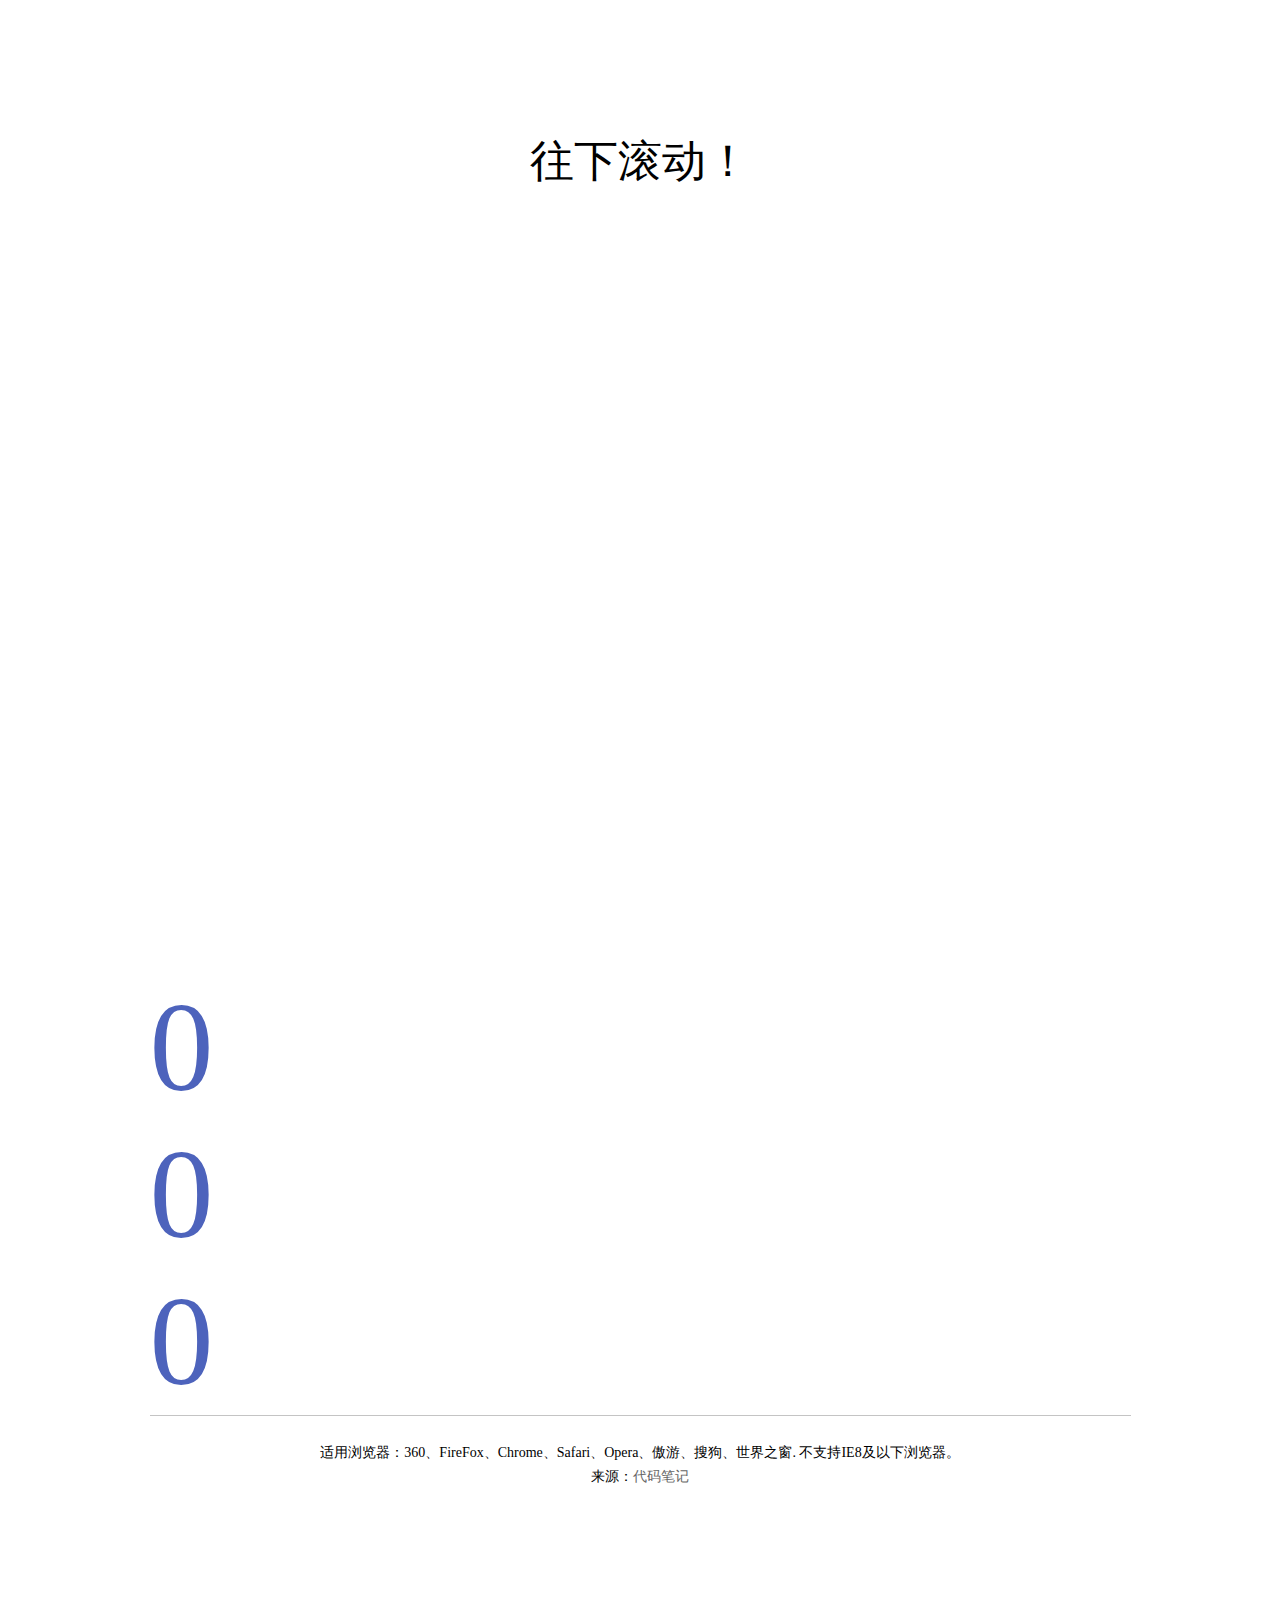
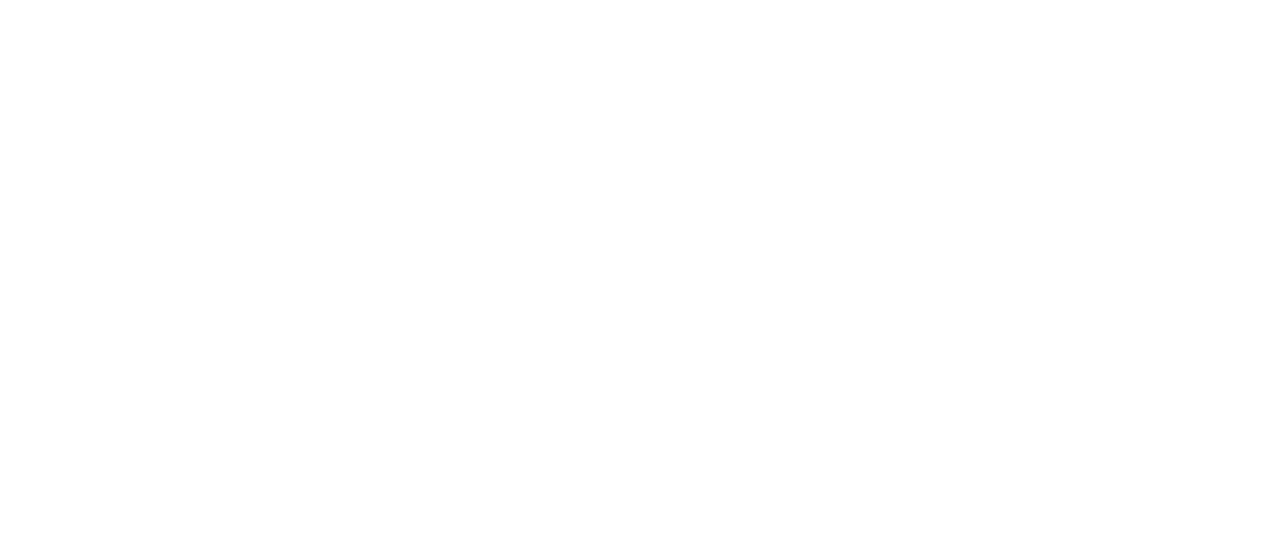
<file: 数字滚动/index_.htm>
<!DOCTYPE html PUBLIC "-//W3C//DTD XHTML 1.0 Transitional//EN" "http://www.w3.org/TR/xhtml1/DTD/xhtml1-transitional.dtd">
<html xmlns="http://www.w3.org/1999/xhtml">
<head>
<meta http-equiv="Content-Type" content="text/html; charset=utf-8" />
<title>jQuery滚动到页面底部后数字从0开始滚动到指定数字文字特效代码 - 代码笔记 www.daimabiji.com</title>

<link rel="stylesheet" type="text/css" href="css/base.css">

<script type="text/javascript" src="js/jquery-1.7.2.min.js"></script>
<script type="text/javascript" src="js/countUp.min.js"></script>

</head>
<body>
<div style="text-align:center;margin:150px 0; font:normal 44px/24px 'MicroSoft YaHei';">往下滚动！</div>
<div id="wrap">
	<section>
		<h1 class="jumbo" id="myTargetElement">1890</h1>
		<h1 class="jumbo" id="myTargetElement2">15894</h1>
		<h1 class="jumbo" id="myTargetElement3">1890</h1>
	</section>
</div>

<script type="text/javascript">
	var options = {
  useEasing : true, 
  useGrouping : true, 
  separator : ',', 
  decimal : '.', 
  prefix : '', 
  suffix : '' 
};
var demo = new CountUp("myTargetElement", 0, 1890, 0, 2.5, options);
var demo2 = new CountUp("myTargetElement2", 0, 15894, 0, 2.5, options);
var demo3 = new CountUp("myTargetElement3", 0, 385, 0, 2.5, options);
$(window).scroll(function(){
	if($(window).scrollTop()>=600){
		demo.start();
		demo2.start();
		demo3.start();
	}
})
</script>

<div style="text-align:center;margin:50px 0; font:normal 14px/24px 'MicroSoft YaHei';">
<p>适用浏览器：360、FireFox、Chrome、Safari、Opera、傲游、搜狗、世界之窗. 不支持IE8及以下浏览器。</p>
<p>来源：<a href="http://www.daimabiji.com/" target="_blank">代码笔记</a></p>
</div>
</body>
</html>
</file>
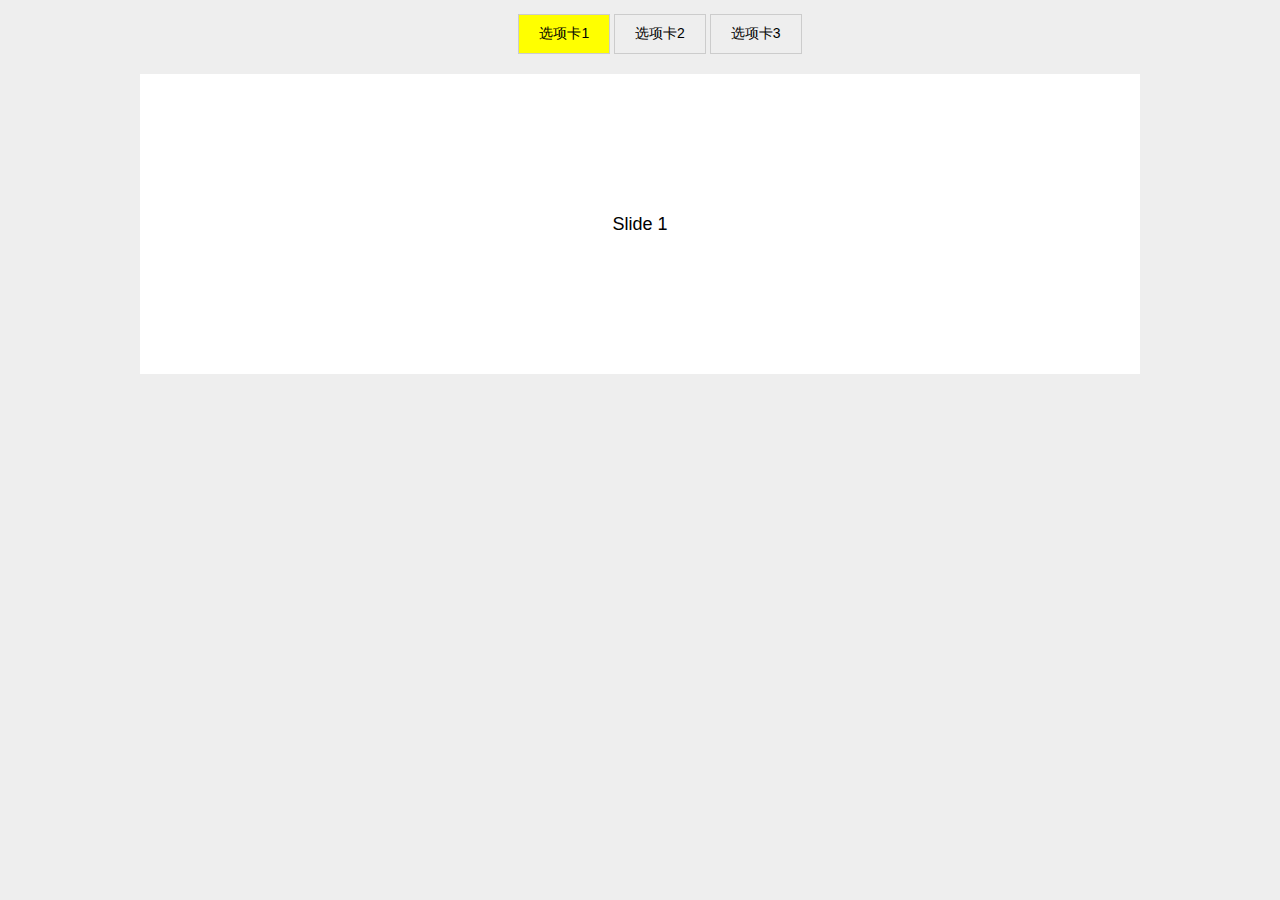
<file: 数字滚动/选项卡（可左右滑动）.html>
<!DOCTYPE html>
<html lang="en">
<head>
    <meta charset="utf-8">
    <title>Swiper demo</title>
    <!-- Link Swiper's CSS -->
    <link rel="stylesheet" href="css/swiper.min.css">
	
    <!-- Demo styles -->
    <style>
    body {
        background: #eee;
        font-family: Helvetica Neue, Helvetica, Arial, sans-serif;
        font-size: 14px;
        color:#000;
        margin: 0;
        padding: 0;
    }
    .swiper-container {
        width: 1000px;
        height: 300px;
        margin: 20px auto;
    }
    .swiper-slide {
        text-align: center;
        font-size: 18px;
        background: #fff;
        
        /* Center slide text vertically */
        display: -webkit-box;
        display: -ms-flexbox;
        display: -webkit-flex;
        display: flex;
        -webkit-box-pack: center;
        -ms-flex-pack: center;
        -webkit-justify-content: center;
        justify-content: center;
        -webkit-box-align: center;
        -ms-flex-align: center;
        -webkit-align-items: center;
        align-items: center;
    }
    .tabhead{
    	text-align: center;
    }
    .tabhead li{
    	display: inline-block;
    	border: #ccc solid 1px; padding: 10px 20px;
    }
    .tabhead li.on{
    	background: #ff0;
    }
    </style>
</head>
<body>
    
  
    
    
    <!-- Swiper -->
    <div class="tabhead">
    	<ul>
    		<li class="on">选项卡1</li>
    		<li>选项卡2</li>
    		<li>选项卡3</li>
    	</ul>
    </div>
    <div class="swiper-container">
        <div class="swiper-wrapper">
            <div class="swiper-slide">Slide 1</div>
            <div class="swiper-slide">Slide 2</div>
            <div class="swiper-slide">Slide 3</div>
        </div>



	    <div class="">
	    	
	    </div>
    </div>
    

    <!-- Swiper JS -->
    <script src="js/jquery-1.7.2.min.js"></script>
    <script src="js/swiper.min.js"></script>

    <!-- Initialize Swiper -->
    <script>
    var mySwiper = new Swiper('.swiper-container',{
	
	observer:true,
	    //observeParents:true,
//  	slidesPerView: 5,
//  	slidesPerGroup:5,
//  	 spaceBetween: 10,

    	pagination:  '.swiper-pagination',
		prevButton:'.swiper-button-prev',
nextButton:'.swiper-button-next',
    	paginationType: 'fraction', //缺省是原点
	    
	    onSlideChangeStart : function(swiper) {
             //alert(swiper.activeIndex);
             $('.tabhead li').removeClass('on').eq(swiper.activeIndex).addClass('on');
        }
    });
	
$('.tabhead li').on('click', function(e) {
			e.preventDefault();
			$(this).addClass('on').siblings().removeClass('on');
			// 获取当前索引
			var index = $(this).index();
			mySwiper.slideTo(index, 1000, false);
		});
    </script>
</body>
</html>
</file>
<file: css/mobile.css>
html,
body {
  max-width: 640px;
  min-width: 320px;
  margin: auto;
  background: #eef1f8;
}
* {
  box-sizing: border-box;
  -moz-box-sizing: border-box;
  -webkit-box-sizing: border-box;
}
img {
  max-width: 100%;
  margin: 0;
}
.flex {
  display: flex;
  display: -webkit-box;
  display: -ms-flexbox;
  display: -webkit-flex;
}
.block-padding {
  padding-left: 0.22rem;
  padding-right: 0.22rem;
}
.fixed {
  position: fixed;
}
.relative {
  position: relative;
}
.absolute {
  position: absolute;
}
.inlineblock {
  display: inline-block;
}
.hide {
  display: none;
}
.center {
  text-align: center;
}
.blod {
  font-weight: 800;
}
.middle {
  vertical-align: middle;
}
.float-r {
  float: right;
}
.pointer {
  cursor: pointer;
}
.margin-bottom10 {
  margin-bottom: 0.1rem;
}
.one-line-txt {
  max-width: 100%;
  overflow: hidden;
  white-space: nowrap;
  text-overflow: ellipsis;
}
.l-banner {
  background-color: #fff;
}
.owl-carousel .item {
  text-align: center;
}
.owl-carousel .item .link-address {
  position: absolute;
  width: 100%;
  height: 100%;
  top: 0;
  left: 0;
  z-index: 1;
}
.owl-carousel .owl-dots {
  width: 100%;
  position: absolute;
  bottom: 6px;
  text-align: center;
}
.owl-carousel .owl-dots button.owl-dot {
  background-color: #dce1eb;
  width: 0.2rem;
  height: 0.1rem;
  border-radius: 0.05rem;
  -webkit-border-radius: 0.05rem;
  -moz-border-radius: 0.05rem;
  -ms-border-radius: 0.05rem;
  -o-border-radius: 0.05rem;
  margin: 0 0.04rem;
}
.owl-carousel .owl-dots button.owl-dot.active {
  background-color: #4297ff;
}
.l-nav {
  background: #fff;
  padding-left: 0.22rem;
  padding-right: 0.22rem;
  padding-top: 0.26rem;
  padding-bottom: 0.26rem;
  margin-bottom: 0.1rem;
}
.l-nav .nav-items {
  display: flex;
  display: -webkit-box;
  display: -ms-flexbox;
  display: -webkit-flex;
  justify-content: center;
  align-items: center;
}
.l-nav .nav-items .item {
  position: relative;
  flex: 1;
  text-align: center;
}
.l-nav .nav-items .item .item-icon-wrap {
  width: 0.8rem;
  height: 0.8rem;
  margin: 0 auto 0.09rem;
  padding-top: 0.23rem;
  border-radius: 0.1rem;
  -webkit-border-radius: 0.1rem;
  -moz-border-radius: 0.1rem;
  -ms-border-radius: 0.1rem;
  -o-border-radius: 0.1rem;
  background-color: #4297ff;
}
.l-nav .nav-items .item .item-icon-wrap .smlpic {
  width: 0.36rem;
  height: 0.36rem;
  margin: auto;
}
.l-nav .nav-items .item .item-icon-wrap .smlpic.one {
  background: url("../images/mob9.png") no-repeat center center;
  background-size: contain;
}
.l-nav .nav-items .item .item-icon-wrap .smlpic.two {
  background: url("../images/mob10.png") no-repeat center center;
  background-size: contain;
}
.l-nav .nav-items .item .item-icon-wrap .smlpic.three {
  background: url("../images/mob11.png") no-repeat center center;
  background-size: contain;
}
.l-nav .nav-items .item .item-icon-wrap .smlpic.four {
  background: url("../images/mob12.png") no-repeat center center;
  background-size: contain;
}
.l-nav .nav-items .item .item-txt {
  font-size: 0.24rem;
  line-height: 1;
  color: #868f9c;
  max-width: 100%;
  overflow: hidden;
  white-space: nowrap;
  text-overflow: ellipsis;
}
.l-nav .nav-items .item .link-address {
  position: absolute;
  width: 100%;
  height: 100%;
  top: 0;
  left: 0;
  z-index: 1;
}
.o-title-first {
  padding-top: 0.3rem;
  padding-bottom: 0.4rem;
  color: #383838;
  font-size: 0.24rem;
}
.o-title-first .title-icon {
  display: inline-block;
  width: 0.24rem;
  height: 0.24rem;
  vertical-align: middle;
}
.o-title-first .title-txt {
  vertical-align: middle;
  line-height: 1;
}
.l-hot-block {
  background: #fff;
  margin-bottom: 0.1rem;
}
.l-hot-block .o-title-first {
  padding-left: 0.22rem;
  padding-right: 0.22rem;
}
.l-hot-block .o-title-first .title-icon {
  background: url("../images/mob13.png") no-repeat center center;
  background-size: contain;
}
.l-hot-block .banner-second .item {
  display: flex;
  display: -webkit-box;
  display: -ms-flexbox;
  display: -webkit-flex;
  justify-content: center;
  align-items: center;
}
.l-hot-block .banner-second .item .item-child {
  flex: 0 0 25%;
  max-width: 1.625rem;
  padding: 0 0.13rem;
  position: relative;
}
.l-hot-block .banner-second .item .item-child .item-txt {
  margin-top: 0.1rem;
  margin-bottom: 0.26rem;
  line-height: 1;
  max-width: 100%;
  overflow: hidden;
  white-space: nowrap;
  text-overflow: ellipsis;
  color: #868f9c;
  font-size: 0.24rem;
}
.l-hot-block .banner-second .item .item-child:nth-child(4) {
  padding-right: 0.2rem;
}
.l-hot-block .banner-second .item .item-child:first-child {
  padding-left: 0.2rem;
}
.l-hot-block .banner-second .owl-dots {
  position: relative;
  padding-bottom: 0.37rem;
}
.l-new-activity {
  background: #fff;
  padding-left: 0.22rem;
  padding-right: 0.22rem;
  padding-bottom: 0.09rem;
}
.l-new-activity .o-title-first .title-icon {
  background: url("../images/mob14.png") no-repeat center center;
  background-size: contain;
}
.l-new-activity .banner-pics {
  display: flex;
  display: -webkit-box;
  display: -ms-flexbox;
  display: -webkit-flex;
  justify-content: space-between;
  align-items: center;
  margin: 0 -0.1rem;
}
.l-new-activity .banner-pics .pic {
  margin: 0 0.1rem;
  position: relative;
}
.l-new-activity .banner-pics .pic .link-address {
  position: absolute;
  width: 100%;
  height: 100%;
  left: 0;
  top: 0;
  z-index: 1;
}
.project-banner {
  position: relative;
}
.project-banner > img {
  margin-bottom: -3px;
}
.project-banner .banner-des {
  padding-left: 0.22rem;
  padding-right: 0.22rem;
  position: absolute;
  left: 0;
  right: 0;
  bottom: 0.2rem;
  z-index: 1;
  display: flex;
  display: -webkit-box;
  display: -ms-flexbox;
  display: -webkit-flex;
  align-items: flex-start;
}
.project-banner .banner-des .des-pic {
  width: 1.2rem;
  height: 1.2rem;
  border-radius: 0.1rem;
  -webkit-border-radius: 0.1rem;
  -moz-border-radius: 0.1rem;
  -ms-border-radius: 0.1rem;
  -o-border-radius: 0.1rem;
  overflow: hidden;
}
.project-banner .banner-des .des-pic img {
  width: 100%;
  height: 100%;
  object-fit: cover;
}
.project-banner .banner-des .des-txt {
  color: #fff;
  padding-left: 0.2rem;
}
.project-banner .banner-des .des-txt .tit {
  font-size: 0.32rem;
  line-height: 0.52rem;
}
.project-banner .banner-des .des-txt .integral {
  font-size: 0.2rem;
}
.o-scroll-nav {
  background-color: #fff;
}
.o-scroll-nav .nav-wrap {
  width: 100%;
  padding-top: 0.1rem;
  border-bottom: 0.5px solid #dce1eb;
  overflow: auto;
}
.o-scroll-nav .nav-wrap::-webkit-scrollbar {
  display: none;
}
.o-scroll-nav .nav-wrap .nav {
  min-width: 100%;
  white-space: nowrap;
}
.o-scroll-nav .nav-wrap .nav li {
  display: inline-block;
  width: 1.3rem;
}
.o-scroll-nav .nav-wrap .nav li a {
  display: block;
  margin: 0 0.2rem;
  line-height: 0.88rem;
  font-size: 0.24rem;
  color: #383838;
  text-align: center;
  white-space: nowrap;
  position: relative;
}
.o-scroll-nav .nav-wrap .nav li a:hover {
  text-decoration: none;
}
.o-scroll-nav .nav-wrap .nav li a:after {
  content: "";
  width: 100%;
  height: 0;
  border-bottom: 2px solid transparent;
  position: absolute;
  bottom: -1px;
  left: 0;
  right: 0;
  margin: auto;
  z-index: 1;
}
.o-scroll-nav .nav-wrap .nav li.active a {
  color: #4b8cf5;
}
.o-scroll-nav .nav-wrap .nav li.active a:after {
  border-bottom-color: #4b8cf5;
}
.project-content-lists-wrap {
  background: #fff;
}
.project-content-lists-wrap .content-list-wrap .list-card {
  padding-top: 0.33rem;
  padding-bottom: 0.4rem;
  padding-left: 0.22rem;
  padding-right: 0.22rem;
  border-bottom: 0.5px solid #dce1eb;
  display: flex;
  display: -webkit-box;
  display: -ms-flexbox;
  display: -webkit-flex;
  justify-content: space-between;
  align-items: center;
}
.project-content-lists-wrap .content-list-wrap .list-card .btn {
  display: inline-block;
  cursor: pointer;
}
.project-content-lists-wrap .content-list-wrap .list-card .card-left {
  padding-right: 0.2rem;
}
.project-content-lists-wrap .content-list-wrap .list-card .card-left .left-tit .tit-txt {
  font-size: 0.28rem;
  line-height: 0.4 0.4rem;
  color: #383838;
  vertical-align: middle;
  display: inline-block;
  margin-right: 0.2rem;
}
.project-content-lists-wrap .content-list-wrap .list-card .card-left .left-tit .tit-des {
  font-size: 0.18rem;
  color: #868f9c;
  vertical-align: middle;
}
.project-content-lists-wrap .content-list-wrap .list-card .card-left .left-des {
  font-size: 0.2rem;
  line-height: 0.4rem;
  color: #383838;
}
.project-content-lists-wrap .content-list-wrap .list-card .card-left .left-btn {
  margin-top: 0.1rem;
  font-size: 0;
}
.project-content-lists-wrap .content-list-wrap .list-card .card-left .left-btn .btn {
  padding: 0 0.16rem;
  margin-right: 0.2rem;
  font-size: 0.18rem;
  color: #868f9c;
  border: 1px solid #868f9c;
  border-radius: 0.2rem;
  -webkit-border-radius: 0.2rem;
  -moz-border-radius: 0.2rem;
  -ms-border-radius: 0.2rem;
  -o-border-radius: 0.2rem;
  line-height: 0.4rem;
  cursor: pointer;
}
.project-content-lists-wrap .content-list-wrap .list-card .card-right .btn {
  font-size: 0.24rem;
  color: #fff;
  line-height: 0.6rem;
  width: 1.2rem;
  border-radius: 0.1rem;
  -webkit-border-radius: 0.1rem;
  -moz-border-radius: 0.1rem;
  -ms-border-radius: 0.1rem;
  -o-border-radius: 0.1rem;
  background-color: #4297ff;
  text-align: center;
  cursor: pointer;
}
.project-content-lists-wrap .content-list-wrap .list-card .card-right .btn.disable {
  background-color: #e1e6ed;
}
.o-alert-wrap {
  display: none;
  width: 100%;
  height: 100%;
  position: fixed;
  left: 0;
  top: 0;
  z-index: 199;
  background: rgba(0, 0, 0, 0.4);
}
.o-alert-wrap .alert-wrap {
  text-align: center;
  display: flex;
  display: -webkit-box;
  display: -ms-flexbox;
  display: -webkit-flex;
  height: 100%;
  justify-content: center;
  align-items: center;
}
.o-alert-wrap .alert-wrap .alert-content {
  flex: 1;
  margin: 0 0.5rem;
  border-radius: 0.1rem;
  -webkit-border-radius: 0.1rem;
  -moz-border-radius: 0.1rem;
  -ms-border-radius: 0.1rem;
  -o-border-radius: 0.1rem;
  padding-bottom: 0.4rem;
  position: relative;
  background: #fff;
}
.o-alert-wrap .alert-wrap .alert-content .alert-title {
  line-height: 1.07rem;
  font-size: 0.28rem;
  color: #383838;
}
.o-alert-wrap .alert-wrap .alert-content .alert-des-txt {
  padding: 0.85rem 0;
  border-top: 1px solid #dce1eb;
  border-bottom: 1px solid #dce1eb;
  font-size: 0.24rem;
  color: #868f9c;
}
.o-alert-wrap .alert-wrap .alert-content .alert-des-txt .des-txt {
  line-height: 0.34rem;
}
.o-alert-wrap .alert-wrap .alert-content .alert-btn-groups {
  margin-top: 0.39rem;
}
.o-alert-wrap .alert-wrap .alert-content .alert-btn-groups .bt {
  width: 1.7rem;
  height: 0.5rem;
  margin: auto;
  line-height: 0.46rem;
  border: 2px solid #4b8cf5;
  border-radius: 0.25rem;
  -webkit-border-radius: 0.25rem;
  -moz-border-radius: 0.25rem;
  -ms-border-radius: 0.25rem;
  -o-border-radius: 0.25rem;
  color: #4b8cf5;
  font-size: 0.24rem;
  cursor: pointer;
}
.o-alert-wrap .alert-wrap .alert-content .close {
  display: inline-block;
  width: 0.44rem;
  height: 0.44rem;
  line-height: 0.44rem;
  position: absolute;
  top: 0.3rem;
  right: 0.3rem;
  z-index: 1;
  font-size: 0.34rem;
  text-align: center;
  color: #383838;
  cursor: pointer;
  transition: 0.4s;
  -webkit-transition: 0.4s;
  -moz-transition: 0.4s;
  -ms-transition: 0.4s;
  -o-transition: 0.4s;
}
.o-alert-wrap .alert-wrap .alert-content .close:hover {
  transform: rotate(90deg);
  -webkit-transrom: rotate(90deg);
  -moz-transrom: rotate(90deg);
  -ms-transrom: trotate(90deg);
  -o-transrom: rotate(90deg);
}
</file>
<file: css/index.css>
* {
  box-sizing: border-box;
  -moz-box-sizing: border-box;
  -webkit-box-sizing: border-box;
}
.l-content {
  width: 1000px;
  padding-left: 20px;
  padding-right: 20px;
  margin: auto;
}
.fixed {
  position: fixed;
}
.relative {
  position: relative;
}
.absolute {
  position: absolute;
}
.inlineblock {
  display: inline-block;
}
.hide {
  display: none;
}
.center {
  text-align: center;
}
.blod {
  font-weight: 800;
}
.middle {
  vertical-align: middle;
}
.float-r {
  float: right;
}
.pointer {
  cursor: pointer;
}
.l-body {
  min-width: 1200px;
  max-width: 1920px;
  margin: auto;
  background: url("../images/index_07.jpg") no-repeat center top;
  background-size: auto 100%;
}
.l-banner .logo-wrap {
  position: relative;
}
.l-banner .logo-wrap .logos {
  position: absolute;
  left: 0;
  top: 28px;
  z-index: 9;
}
.l-banner .logo-wrap .logos .logo-first {
  position: relative;
  display: inline-block;
  margin-right: 20px;
  overflow: hidden;
}
.l-banner .logo-wrap .logos .logo-second {
  display: inline-block;
}
.l-banner .logo-wrap .login-btn {
  position: absolute;
  top: 20px;
  right: 174px;
  z-index: 9;
  font-size: 14px;
  color: #fff;
  cursor: pointer;
}
.l-banner .banner-pic {
  text-align: center;
}
.l-banner .banner-pic img {
  opacity: 1;
}
.l-banner .banner-pic .btn {
  display: block;
  width: 340px;
  height: 80px;
  margin: -146px auto 66px;
  cursor: pointer;
  transform: rotate(-6deg);
  -webkit-transrom: rotate(-6deg);
  -moz-transrom: rotate(-6deg);
  -ms-transrom: trotate(-6deg);
  -o-transrom: rotate(-6deg);
  opacity: 0;
  color: transparent;
}
.o-player-item .player-items {
  padding-bottom: 1px;
  padding-top: 45px;
}
.o-player-item .item-title {
  margin-bottom: 20px;
  line-height: 80px;
}
.o-player-item .item-title .item-left {
  display: inline-block;
  font-size: 45px;
  vertical-align: middle;
}
.o-player-item .item-title .item-left .item-pic {
  display: inline-block;
  width: 80px;
  height: 80px;
  vertical-align: middle;
  margin: 0 12px 0 0;
  border: 3px solid #3a2f81;
  border-radius: 50%;
  -webkit-border-radius: 50%;
  -moz-border-radius: 50%;
  -ms-border-radius: 50%;
  -o-border-radius: 50%;
  overflow: hidden;
  text-align: center;
  background: #161e50;
}
.o-player-item .item-title .item-left .item-pic img {
  width: 100%;
  height: 100%;
  object-fit: cover;
}
.o-player-item .item-title .item-left .item-txt {
  display: inline-block;
  font-weight: 800;
  color: #fff;
  vertical-align: middle;
}
.o-player-item .item-title .item-left .item-txt-two {
  display: inline-block;
  color: #8a48fa;
  vertical-align: middle;
}
.o-player-item .item-title .item-right {
  display: inline-block;
  vertical-align: middle;
  float: right;
  font-size: 14px;
  color: #8a48fa;
}
.o-player-item .item-title .item-right .heightlinght {
  display: inline-block;
  padding: 0 10px;
  color: #ffd800;
  font-size: 90px;
  font-family: "impact";
  vertical-align: middle;
}
.o-player-item .item-player-list {
  margin-bottom: 68px;
  text-align: center;
}
.o-player-item .item-player-list .item {
  display: inline-block;
  width: 146px;
  height: 194px;
  margin: 0 5px;
  background: #1d1f48;
}
.o-player-item .item-player-list .item .item-des {
  margin-bottom: 9px;
  height: 100%;
  position: relative;
  text-align: center;
  font-size: 12px;
  line-height: 17px;
  overflow: hidden;
}
.o-player-item .item-player-list .item .item-des img {
  width: 100%;
  height: 100%;
  transition: 0.4s;
  -webkit-transition: 0.4s;
  -moz-transition: 0.4s;
  -ms-transition: 0.4s;
  -o-transition: 0.4s;
}
.o-player-item .item-player-list .item .item-des .des-detail {
  position: absolute;
  left: 0;
  right: 0;
  bottom: 8px;
  z-index: 1;
}
.o-player-item .item-player-list .item .item-des .des-detail .des-txt {
  color: #fff;
}
.o-player-item .item-player-list .item .item-des .des-detail .price {
  color: #ffd800;
}
.o-player-item .item-player-list .item .item-des:hover img {
  transform: scale(1.1);
  -webkit-transrom: scale(1.1);
  -moz-transrom: scale(1.1);
  -ms-transrom: scale(1.1);
  -o-transrom: scale(1.1);
}
.o-player-item .item-player-list .item .item-pay-btn {
  border: 3px solid #8a48fa;
  line-height: 37px;
  font-size: 0;
  color: #8a48fa;
  text-align: center;
  cursor: pointer;
  transition: 0.2s;
  -webkit-transition: 0.2s;
  -moz-transition: 0.2s;
  -ms-transition: 0.2s;
  -o-transition: 0.2s;
}
.o-player-item .item-player-list .item .item-pay-btn .iconpic {
  display: inline-block;
  width: 18px;
  height: 18px;
  margin-right: 7px;
  vertical-align: middle;
  background: url(../images/arrow002.png) no-repeat -27px center;
  transition: 0.4s;
  -webkit-transition: 0.4s;
  -moz-transition: 0.4s;
  -ms-transition: 0.4s;
  -o-transition: 0.4s;
}
.o-player-item .item-player-list .item .item-pay-btn .txt {
  display: inline-block;
  vertical-align: middle;
  font-size: 14px;
}
.o-player-item .item-player-list .item .item-pay-btn:hover {
  border-color: #ffd800;
  color: #ffd800;
}
.o-player-item .item-player-list .item .item-pay-btn:hover .iconpic {
  background-position-x: 1px;
}
.o-player-item .item-foot {
  position: relative;
  display: flex;
  justify-content: center;
  align-items: center;
  width: 100%;
  height: 9px;
  background: url("../images/index_09.png") repeat 0 center;
  background-size: auto 100%;
}
.o-player-item .player-items.weizhi .item-title .item-left .item-pic {
  padding-top: 5px;
}
.o-player-item .player-items.weizhi .item-title .item-left .item-pic img {
  width: auto;
  height: 50px;
}
.o-player-item .player-items.weizhi .item-player-list .item-des img {
  width: auto;
  height: 61px;
  object-fit: contain;
  margin-top: 67px;
}
.l-activity-rule {
  padding: 164px 0;
  text-align: center;
}
.l-activity-rule .rule-title {
  margin-bottom: 12px;
  font-size: 38px;
  color: #8a48fa;
}
.l-activity-rule .rule-des {
  font-size: 14px;
  line-height: 24px;
  color: #bebebe;
}
.l-activity-rule .rule-des .num {
  display: inline-block;
  width: 18px;
  height: 18px;
  border-radius: 50%;
  -webkit-border-radius: 50%;
  -moz-border-radius: 50%;
  -ms-border-radius: 50%;
  -o-border-radius: 50%;
  background: #8a48fa;
  line-height: 18px;
}
.l-activity-rule .rule-des em {
  color: #ffd800;
  font-style: inherit;
}
.l-activity-rule .rule-des .btn {
  display: inline-block;
  padding: 0 9px;
  line-height: 23px;
  background: #8a48fa;
  color: #0d1627;
  font-size: 12px;
  border-radius: 2px;
  -webkit-border-radius: 2px;
  -moz-border-radius: 2px;
  -ms-border-radius: 2px;
  -o-border-radius: 2px;
  cursor: pointer;
  transition: 0.3s;
  -webkit-transition: 0.3s;
  -moz-transition: 0.3s;
  -ms-transition: 0.3s;
  -o-transition: 0.3s;
}
.l-activity-rule .rule-des .btn:hover {
  opacity: 0.9;
}
.l-foot {
  padding: 40px 0 50px;
  font-size: 12px;
  line-height: 1;
  color: #766c9a;
  text-align: center;
}
.l-foot .foot-map ul {
  font-size: 0;
}
.l-foot .foot-map ul li {
  display: inline-block;
  padding: 0 7px;
  border-right: 1px solid #766c9a;
}
.l-foot .foot-map ul li:last-child {
  border: none;
}
.l-foot .foot-map ul li a {
  color: #766c9a;
  display: block;
  font-size: 12px;
}
.l-foot .foot-copy {
  font-size: 10px;
  margin: 15px auto;
}
.o-player-nav-wrap {
  position: fixed;
  top: 50%;
  right: 50%;
  z-index: 99;
  width: 134px;
  font-size: 0;
  transform: translate(817px, -50%);
  -webkit-transrom: translate(817px, -50%);
  -moz-transrom: translate(817px, -50%);
  -ms-transrom: translate(817px, -50%);
  -o-transrom: translate(817px, -50%);
}
.o-player-nav-wrap .o-go-top {
  width: 100%;
  height: 40px;
  margin-bottom: 12px;
  line-height: 58px;
  background: url("../images//index_06.png") no-repeat center center;
  font-size: 13px;
  color: #08060d;
  font-weight: 800;
  text-align: center;
}
.o-player-nav-wrap .nav-item {
  position: relative;
  display: inline-block;
  width: 65px;
  height: 65px;
  margin: 0 1px 10px;
  border: 3px solid #3a2f81;
  border-radius: 50%;
  -webkit-border-radius: 50%;
  -moz-border-radius: 50%;
  -ms-border-radius: 50%;
  -o-border-radius: 50%;
  overflow: hidden;
  text-align: center;
  background: #161e50;
  cursor: pointer;
}
.o-player-nav-wrap .nav-item img {
  width: 100%;
  height: 100%;
  object-fit: cover;
}
.o-player-nav-wrap .nav-item.active {
  border-color: #ffe200;
}
.o-player-nav-wrap .nav-item.active:before {
  background: rgba(0, 0, 0, 0);
}
.o-player-nav-wrap .nav-item:hover:before {
  background: rgba(0, 0, 0, 0.2);
  z-index: -1;
}
.o-player-nav-wrap .nav-item:first-child {
  line-height: 82px;
}
.o-player-nav-wrap .nav-item:first-child img {
  height: 24px;
  width: auto;
}
.o-player-nav-wrap .nav-item:before {
  content: "";
  width: 100%;
  height: 100%;
  position: absolute;
  left: 0;
  top: 0;
  border-radius: 50%;
  -webkit-border-radius: 50%;
  -moz-border-radius: 50%;
  -ms-border-radius: 50%;
  -o-border-radius: 50%;
  background: rgba(0, 0, 0, 0.6);
  transition: 0.3s;
  -webkit-transition: 0.3s;
  -moz-transition: 0.3s;
  -ms-transition: 0.3s;
  -o-transition: 0.3s;
}
@media screen and (max-width: 1920px) {
  .o-player-nav-wrap {
    right: 76px;
    transform: translate(0, -50%);
    -webkit-transrom: translate(0, -50%);
    -moz-transrom: translate(0, -50%);
    -ms-transrom: translate(0, -50%);
    -o-transrom: translate(0, -50%);
  }
}
@media screen and (max-width: 1280px) {
  .o-player-nav-wrap {
    display: none;
  }
}
</file>
<file: css/zycd-mobile.css>
html,
body {
  max-width: 750px;
  min-width: 320px;
  margin: auto;
  background: #fff;
}
* {
  box-sizing: border-box;
  -moz-box-sizing: border-box;
  -webkit-box-sizing: border-box;
}
img {
  max-width: 100%;
  margin: 0;
}
.flex {
  display: flex;
  display: -webkit-box;
  display: -ms-flexbox;
  display: -webkit-flex;
}
.block-padding {
  padding-left: 0.15rem;
  padding-right: 0.15rem;
}
.fixed {
  position: fixed;
}
.relative {
  position: relative;
}
.absolute {
  position: absolute;
}
.inlineblock {
  display: inline-block;
}
.hide {
  display: none;
}
.center {
  text-align: center;
}
.blod {
  font-weight: 800;
}
.middle {
  vertical-align: middle;
}
.float-r {
  float: right;
}
.pointer {
  cursor: pointer;
}
.margin-bottom10 {
  margin-bottom: 0.1rem;
}
.one-line-txt {
  max-width: 100%;
  overflow: hidden;
  white-space: nowrap;
  text-overflow: ellipsis;
}
.ellipsis {
  max-width: 100%;
  white-space: nowrap;
  text-overflow: ellipsis;
  overflow: hidden;
}
.link-adderss {
  position: absolute;
  left: 0;
  right: 0;
  top: 0;
  bottom: 0;
  z-index: 1;
}
.l-top {
  display: flex;
  display: -webkit-box;
  display: -ms-flexbox;
  display: -webkit-flex;
  justify-content: space-between;
  align-items: center;
  padding: 0.34rem 0.15rem 0.2rem;
  background: #eee;
}
.l-top .top-left img {
  width: 3.3rem;
  height: 0.94rem;
}
.l-top .top-rt {
  font-size: 0.24rem;
  color: #010101;
}
.data-num {
  padding: 0.2rem 0.15rem;
}
.data-num .txt {
  font-size: 0.2rem;
  color: #000;
}
.data-num .num {
  font-weight: 800;
  color: #eb4a49;
  font-size: 0.36rem;
}
.data-num .line {
  display: inline-block;
  width: 0;
  height: 0.3rem;
  border-left: 1px solid #666;
  margin: 0 0.35rem 0 0.46rem;
  vertical-align: middle;
}
.l-note {
  display: inline-block;
  display: flex;
  display: -webkit-box;
  display: -ms-flexbox;
  display: -webkit-flex;
  align-items: center;
  padding: 10px 15px;
}
.l-note .note-png {
  width: 0.2rem;
  height: 0.22rem;
  margin-right: 0.15rem;
  background: url(../images/49.png) no-repeat center center;
  background-size: contain;
}
.l-note .note-txt {
  display: inline-block;
  font-size: 0.24rem;
  color: #000;
  line-height: 1;
}
.l-banner {
  background-color: #fff;
  padding-left: 0.15rem;
  padding-right: 0.15rem;
}
.l-banner .item img {
  border-radius: 0.08rem;
  -webkit-border-radius: 0.08rem;
  -moz-border-radius: 0.08rem;
  -ms-border-radius: 0.08rem;
  -o-border-radius: 0.08rem;
}
.owl-carousel .item {
  text-align: center;
}
.owl-carousel .item .link-address {
  position: absolute;
  width: 100%;
  height: 100%;
  top: 0;
  left: 0;
  z-index: 1;
}
.owl-carousel .owl-dots {
  width: 100%;
  position: absolute;
  bottom: 6px;
  text-align: center;
}
.owl-carousel .owl-dots button.owl-dot {
  background-color: #fff;
  width: 0.1rem;
  height: 0.1rem;
  border-radius: 0.05rem;
  -webkit-border-radius: 0.05rem;
  -moz-border-radius: 0.05rem;
  -ms-border-radius: 0.05rem;
  -o-border-radius: 0.05rem;
  margin: 0 0.04rem;
}
.owl-carousel .owl-dots button.owl-dot.active {
  background-color: #4297ff;
}
.l-nav {
  background: #fff;
  padding-left: 0.15rem;
  padding-right: 0.15rem;
  padding-top: 0.26rem;
  padding-bottom: 0.26rem;
  margin-bottom: 0.1rem;
}
.l-nav .nav-items {
  display: flex;
  display: -webkit-box;
  display: -ms-flexbox;
  display: -webkit-flex;
  justify-content: center;
  align-items: center;
}
.l-nav .nav-items .item {
  position: relative;
  flex: 1;
  text-align: center;
}
.l-nav .nav-items .item .item-icon-wrap {
  margin: 0 auto 0.09rem;
}
.l-nav .nav-items .item .item-icon-wrap img {
  width: 0.7rem;
  height: 0.7rem;
}
.l-nav .nav-items .item .item-txt {
  font-size: 0.24rem;
  line-height: 1;
  color: #000;
  max-width: 100%;
  overflow: hidden;
  white-space: nowrap;
  text-overflow: ellipsis;
}
.l-nav .nav-items .item .link-address {
  position: absolute;
  width: 100%;
  height: 100%;
  top: 0;
  left: 0;
  z-index: 1;
}
.l-nav-second .nav-second-items {
  display: flex;
  display: -webkit-box;
  display: -ms-flexbox;
  display: -webkit-flex;
  justify-content: space-around;
  flex-wrap: wrap;
  margin: 0 -5px;
}
.l-nav-second .nav-second-items .item {
  border: 1px solid #999;
  text-align: center;
  margin: 5px;
  height: 50px;
  flex: 0 0 32%;
  display: flex;
  display: -webkit-box;
  display: -ms-flexbox;
  display: -webkit-flex;
  justify-content: center;
  align-items: center;
  position: relative;
}
.l-nav-second .nav-second-items .item .link-adderss {
  position: absolute;
  width: 100%;
  height: 100%;
  display: block;
  left: 0;
  top: 0;
}
.l-nav-second .nav-second-items .item .pic {
  display: inline-block;
  width: 0.42rem;
  height: 0.42rem;
  margin-right: 10px;
}
.l-nav-second .nav-second-items .item .pic1 {
  background: url(../images/52.png) no-repeat center center;
  background-size: contain;
}
.l-nav-second .nav-second-items .item .pic2 {
  background: url(../images/51.png) no-repeat center center;
  background-size: contain;
}
.l-nav-second .nav-second-items .item .pic3 {
  background: url(../images/50.png) no-repeat center center;
  background-size: contain;
}
.l-nav-second .nav-second-items .item .pic4 {
  background: url(../images/53.png) no-repeat center center;
  background-size: contain;
}
.l-nav-second .nav-second-items .item .pic5 {
  background: url(../images/54.png) no-repeat center center;
  background-size: contain;
}
.l-nav-second .nav-second-items .item .pic6 {
  background: url(../images/55.png) no-repeat center center;
  background-size: contain;
}
.l-nav-second .nav-second-items .item .txt {
  font-size: 14px;
  line-height: 1;
}
.o-title-first {
  padding-top: 0.3rem;
  padding-bottom: 0.4rem;
  color: #383838;
  font-size: 0.24rem;
}
.o-title-first .title-icon {
  display: inline-block;
  vertical-align: middle;
  width: 0;
  height: 30px;
  border: 2px solid #f00;
  border-radius: 2px;
  -webkit-border-radius: 2px;
  -moz-border-radius: 2px;
  -ms-border-radius: 2px;
  -o-border-radius: 2px;
}
.o-title-first .title-txt {
  vertical-align: middle;
  line-height: 1;
}
.l-hot-block {
  background: #fff;
  margin-bottom: 0.1rem;
}
.l-hot-block .o-title-first {
  padding-left: 0.15rem;
  padding-right: 0.15rem;
}
.l-hot-block .o-title-first .title-icon {
  width: 0;
  height: 30px;
  border: 2px solid #f00;
  border-radius: 2px;
  -webkit-border-radius: 2px;
  -moz-border-radius: 2px;
  -ms-border-radius: 2px;
  -o-border-radius: 2px;
}
.l-hot-block .project-items .item {
  border-top: 1px solid #eee;
  display: flex;
  display: -webkit-box;
  display: -ms-flexbox;
  display: -webkit-flex;
  align-items: center;
  padding: 0.2rem 0.15rem;
}
.l-hot-block .project-items .item .pic {
  position: relative;
  flex: 0 0 2rem;
  padding: 10px;
}
.l-hot-block .project-items .item .pic img {
  max-width: 100%;
  width: 100%;
  height: 100%;
  object-fit: cover;
}
.l-hot-block .project-items .item .pic .link-address {
  position: absolute;
  width: 100%;
  height: 100%;
  left: 0;
  top: 0;
}
.l-hot-block .project-items .item .active-txt {
  flex: 1;
}
.l-hot-block .project-items .item .active-txt .tit {
  font-size: 16px;
  line-height: 24px;
  margin-bottom: 7px;
  color: #333;
  display: block;
}
.l-hot-block .project-items .item .active-txt .tit:hover {
  color: #dc3a3a;
}
.l-hot-block .project-items .item .active-txt .des {
  font-size: 13px;
  line-height: 20px;
  color: #666;
  max-width: 100%;
  white-space: nowrap;
  text-overflow: ellipsis;
  overflow: hidden;
}
.l-new-activity {
  background: #fff;
  padding-bottom: 0.09rem;
}
.l-new-activity .o-title-first .title-icon {
  border-color: yellow;
}
.l-new-activity .activity-list .item {
  display: block;
  line-height: 1.8;
  color: #000;
  font-size: 0.22rem;
  border-top: 1px solid #999;
  padding: 0.1rem 0.2rem;
}
.people-banner .banner-second .item {
  padding: 0.1rem 0.1rem 0;
  border: 1px solid #ccc;
  background: #eee;
  box-shadow: 0 0 4px #eee;
}
.people-banner .banner-second .item .name {
  font-size: 0.14rem;
  color: #333;
  text-align: center;
  line-height: 0.4rem;
}
.people-banner .banner-second.owl-carousel .owl-dots {
  display: none;
}
.l-ser-sort .table-border {
  border-left: 1px solid #e3e3e3;
  border-right: 1px solid #e3e3e3;
  border-bottom: 1px solid #e3e3e3;
}
.l-ser-sort .o-tab-nav {
  text-align: center;
  font-size: 0;
}
.l-ser-sort .o-tab-nav ul {
  display: flex;
  display: -webkit-box;
  display: -ms-flexbox;
  display: -webkit-flex;
  align-items: center;
}
.l-ser-sort .o-tab-nav li {
  flex: 1;
  display: inline-block;
  font-size: 0.12rem;
  line-height: 24px;
  color: #111;
  background: #eee;
  cursor: pointer;
  position: relative;
}
.l-ser-sort .o-tab-nav li:after {
  content: "";
  position: absolute;
  top: 0;
  left: 100%;
  width: 0;
  height: 100%;
  border-bottom: 2px solid #bd2800;
  transition: 0.2s all linear;
}
.l-ser-sort .o-tab-nav li:hover:after {
  width: 100%;
  left: 0;
}
.l-ser-sort .o-tab-nav li:hover ~ li::after {
  left: 0;
}
.l-ser-sort .o-tab-nav li.active:after {
  left: 0;
  width: 100%;
}
.l-ser-sort .o-tab-nav ul {
  margin: 0 auto 7px;
  border-bottom: 2px solid #dadada;
}
.l-ser-sort .table-div-wrap {
  padding-left: 0.15rem;
  padding-right: 0.15rem;
}
.l-ser-sort .table-div-wrap .table-div .tr {
  border-bottom: 1px solid #f0f0f0;
  background: #fff;
  font-size: 0;
  display: flex;
  display: -webkit-box;
  display: -ms-flexbox;
  display: -webkit-flex;
  align-items: center;
}
.l-ser-sort .table-div-wrap .table-div .tr:last-child {
  border: none;
}
.l-ser-sort .table-div-wrap .table-div .tr:first-child {
  background: #f0f0f0;
  margin: 0 -1px;
}
.l-ser-sort .table-div-wrap .table-div .tr:first-child .td {
  color: #777;
}
.l-ser-sort .table-div-wrap .table-div .tr .td {
  font-size: 12px;
  line-height: 35px;
  text-align: center;
  max-width: 100%;
  white-space: nowrap;
  text-overflow: ellipsis;
  overflow: hidden;
  vertical-align: middle;
  color: #666;
}
.l-ser-sort .table-div-wrap .table-div .tr .td:first-child,
.l-ser-sort .table-div-wrap .table-div .tr .td:nth-child(3) {
  flex: 0 0 50px;
}
.l-ser-sort .table-div-wrap .table-div .tr .td:nth-child(2) {
  flex: 1;
}
.l-ser-sort .table-div-wrap .table-div .tr .td .num {
  display: inline-block;
  width: 20px;
  height: 20px;
  line-height: 18px;
  background: #ddd;
  color: #fff;
}
.l-ser-sort .table-div-wrap .table-div .tr .td .card-png {
  display: inline-block;
  width: 27px;
  height: 32px;
  vertical-align: middle;
  color: #fff;
}
.l-ser-sort .table-div-wrap .table-div .tr .td .first {
  background: #f00;
}
.l-ser-sort .table-div-wrap .table-div .tr .td .second {
  background: blue;
}
.l-ser-sort .table-div-wrap .table-div .tr .td .third {
  background: orange;
}
.l-ser-sort .table-div-wrap .half-width {
  width: 50%;
  padding: 0 4px;
}
.l-ser-sort .table-div-wrap .half-width .tr .td:first-child,
.l-ser-sort .table-div-wrap .half-width .tr .td:nth-child(3) {
  width: 50px;
}
.l-ser-sort .table-div-wrap .half-width .tr .td:nth-child(3) {
  float: right;
}
.l-ser-sort .table-div-wrap .half-width .tr .td:nth-child(2) {
  width: calc(100% - 100px);
}
.o-scroll-nav {
  background-color: #fff;
}
.o-scroll-nav .nav-wrap {
  width: 100%;
  padding-top: 0.1rem;
  border-bottom: 0.5px solid #dce1eb;
  overflow: auto;
}
.o-scroll-nav .nav-wrap::-webkit-scrollbar {
  display: none;
}
.o-scroll-nav .nav-wrap .nav {
  min-width: 100%;
  white-space: nowrap;
}
.o-scroll-nav .nav-wrap .nav li {
  display: inline-block;
  width: 1.3rem;
}
.o-scroll-nav .nav-wrap .nav li a {
  display: block;
  margin: 0 0.2rem;
  line-height: 0.88rem;
  font-size: 0.24rem;
  color: #383838;
  text-align: center;
  white-space: nowrap;
  position: relative;
}
.o-scroll-nav .nav-wrap .nav li a:hover {
  text-decoration: none;
}
.o-scroll-nav .nav-wrap .nav li a:after {
  content: "";
  width: 100%;
  height: 0;
  border-bottom: 2px solid transparent;
  position: absolute;
  bottom: -1px;
  left: 0;
  right: 0;
  margin: auto;
  z-index: 1;
}
.o-scroll-nav .nav-wrap .nav li.active a {
  color: #4b8cf5;
}
.o-scroll-nav .nav-wrap .nav li.active a:after {
  border-bottom-color: #4b8cf5;
}
.l-foot {
  position: relative;
  padding: 30px 0 35px;
  font-size: 13px;
  line-height: 22px;
  color: #dadada;
  text-align: center;
  background: #666;
}
.l-foot p {
  margin: 0;
}
.l-foot .go-back-wrap {
  position: absolute;
  top: -20px;
  right: 0;
  z-index: 9;
  font-size: 0;
  color: #fff;
}
.l-foot .go-back-wrap .pc {
  font-size: 14px;
  display: inline-block;
  color: #fff;
  width: 1.29rem;
  height: 0.57rem;
  line-height: 0.57rem;
  background: url(../images/56.png) no-repeat center center;
  background-size: contain;
  vertical-align: middle;
  text-align: center;
}
.l-foot .go-back-wrap .go-back {
  font-size: 14px;
  display: inline-block;
  background: blue;
  vertical-align: middle;
  width: 1.29rem;
  height: 0.57rem;
  line-height: 0.57rem;
  margin-left: -1px;
}
</file>
<file: css/zycd-index.css>
* {
  box-sizing: border-box;
  -moz-box-sizing: border-box;
  -webkit-box-sizing: border-box;
}
.l-content {
  width: 1000px;
  /*padding-left:20px;padding-right:20px;*/
  margin: auto;
}
.fixed {
  position: fixed;
}
.relative {
  position: relative;
}
.absolute {
  position: absolute;
}
.inlineblock {
  display: inline-block;
}
.hide {
  display: none;
}
.center {
  text-align: center;
}
.blod {
  font-weight: 800;
}
.middle {
  vertical-align: middle;
}
.float-r {
  float: right;
}
.float-l {
  float: left;
}
.pointer {
  cursor: pointer;
}
.ellipsis {
  max-width: 100%;
  white-space: nowrap;
  text-overflow: ellipsis;
  overflow: hidden;
}
.l-body {
  min-width: 1000px;
  max-width: 1920px;
  margin: auto;
}
body {
  background: #fff;
}
.l-top {
  background: #fff;
  text-align: center;
}
.l-top .arrow-png {
  vertical-align: middle;
  display: inline-block;
  width: 10px;
  height: 10px;
  margin-left: 5px;
  background: url("../images/43.jpg") no-repeat center center;
}
.l-top .top-left,
.l-top .top-right {
  display: inline-block;
}
.l-top .top-div-block {
  display: inline-block;
  margin: 0 5px;
  font-size: 0;
  line-height: 30px;
}
.l-top .top-div-block a {
  font-size: 12px;
  color: #000;
  vertical-align: middle;
}
.l-top .top-div-block a:hover {
  color: #d5431c;
}
.l-top .top-div-block .sel-top {
  font-size: 12px;
  vertical-align: middle;
}
.l-top .top-div-block .line {
  font-size: 12px;
  display: inline-block;
  vertical-align: middle;
  margin: 0 -9px 0 5px;
}
.l-top .top-div-block:hover .select-more {
  color: #f00;
}
.l-top .top-div-block:hover .line {
  color: #000;
}
.l-top .top-div-block.active a {
  color: #f00;
}
.l-top .top-content {
  position: relative;
}
.l-top .slide-down-wrap {
  display: none;
  position: absolute;
  width: 100%;
  height: auto;
  left: 0;
  top: 29px;
  z-index: 99;
  padding: 15px;
  background: #fff;
  text-align: left;
}
.l-top .slide-down-wrap a {
  font-size: 14px;
  color: #333;
  display: inline-block;
  line-height: 24px;
  margin: 5px;
}
.l-top .slide-down-wrap a:hover {
  color: #d5431c;
}
.l-top .slide-down-wrap2 {
  display: none;
  position: absolute;
  width: 82px;
  left: 60px;
  top: 29px;
  background: #fff;
}
.l-top .slide-down-wrap2 a {
  font-size: 14px;
  color: #333;
  display: inline-block;
  line-height: 24px;
  margin: 5px;
  border-bottom: 1px solid #f8f8f8;
}
.l-top .slide-down-wrap2 a:hover {
  color: #d5431c;
}
.l-top .slide-down-wrap2 a:last-child {
  border: none;
}
.l-top .change-one:hover .slide-down-wrap {
  display: block;
}
.l-top .change-two:hover .slide-down-wrap2 {
  display: block;
}
.l-logo {
  height: 204px;
  padding: 26px 0 0;
  margin-bottom: -46px;
  background: url(../images/36.jpg) no-repeat center top;
  background-size: cover;
}
.l-logo .logo-left {
  margin: 4px 0;
}
.l-logo .logo-center {
  font-size: 50px;
  line-height: 102px;
  color: #2a3d66;
  font-family: "zihun19hao-xingyunfeibaiti";
}
.l-logo .logo-center img {
  animation: bounce 0.75s cubic-bezier(0.05, 0, 0.2, 1) infinite alternate;
  display: inline-block;
  transform: translate3d(0, 0, 0);
}
.l-logo .logo-center img:nth-child(1) {
  animation-delay: 0s;
}
.l-logo .logo-center img:nth-child(2) {
  animation-delay: 0.08333333s;
}
.l-logo .logo-center img:nth-child(3) {
  animation-delay: 0.16666667s;
}
.l-logo .logo-center img:nth-child(4) {
  animation-delay: 0.25s;
}
.l-logo .logo-center img:nth-child(5) {
  animation-delay: 0.33333333s;
}
.l-logo .logo-center img:nth-child(6) {
  animation-delay: 0.41666667s;
}
.l-logo .logo-center img:nth-child(7) {
  animation-delay: 0.41666667s;
}
.l-logo .logo-center img:nth-child(8) {
  animation-delay: 0.41666667s;
}
@keyframes bounce {
  0% {
    transform: translate3d(0, 0, 0);
  }
  100% {
    transform: translate3d(0, 8px, 0);
  }
}
.l-nav {
  background: url(../images/57.jpg) repeat center top;
}
.l-nav .nav-ul {
  font-size: 0;
  text-align: center;
  position: relative;
}
.l-nav .nav-ul li {
  display: inline-block;
  width: 10%;
  position: relative;
}
.l-nav .nav-ul li:nth-child(1) {
  border-left: none;
}
.l-nav .nav-ul li:last-child {
  border-right: none;
}
.l-nav .nav-ul li.active:after {
  width: 100%;
  left: 0;
}
.l-nav .nav-ul li:after {
  content: "";
  position: absolute;
  bottom: 0;
  left: 100%;
  width: 0;
  height: 0;
  z-index: 2;
  border-bottom: 2px solid #fff;
  transition: 0.2s all linear;
}
.l-nav .nav-ul li:hover:after {
  width: 100%;
  left: 0;
}
.l-nav .nav-ul li:hover ~ li:after {
  left: 0;
}
.l-nav .nav-ul li a {
  display: block;
  font-size: 16px;
  color: #fff;
  line-height: 46px;
  padding: 0 10px;
}
.l-nav .nav-ul li:last-child a {
  border: none;
}
.l-nav .nav-ul li .nav-second {
  display: none;
  overflow: hidden;
  position: absolute;
  left: 0;
  right: 0;
  top: 100%;
  z-index: 11;
  background: #f8f8f8;
  transition: 0.3s;
  -webkit-transition: 0.3s;
  -moz-transition: 0.3s;
  -ms-transition: 0.3s;
  -o-transition: 0.3s;
  padding: 0 10px;
}
.l-nav .nav-ul li .nav-second a {
  color: #999;
  display: block;
  line-height: 30px;
  border-bottom: 1px solid #999;
}
.l-nav .nav-ul li .nav-second a:last-child {
  border: none;
}
.l-nav .nav-ul li .nav-second a:hover {
  color: #d5431c;
  border-bottom-color: #d5431c;
}
.l-nav .nav-ul li:hover .nav-second {
  display: block;
}
.l-nav .nav-ul li:before {
  content: "";
  display: inline-block;
  width: 2px;
  height: 46px;
  position: absolute;
  right: 0;
  top: 0;
  bottom: 0;
  margin: auto;
  background: url(../images/44.jpg) no-repeat center center;
}
.content-wrap-bg {
  padding-top: 20px;
  background: url(../images/37.jpg) no-repeat center top;
  background-size: contain;
}
.content-width-wrap {
  background: #fff;
  padding: 1px 0;
}
.l-bar-news .bar-news-content {
  font-size: 0;
  padding: 4px 0 0 3px;
}
.l-bar-news .bar-news-content .bar-box {
  width: 505px;
  vertical-align: top;
}
.l-bar-news .bar-news-content .banner-second .item {
  position: relative;
}
.l-bar-news .bar-news-content .banner-second .bar-txt {
  position: absolute;
  width: 100%;
  bottom: 0;
  left: 0;
  font-size: 14px;
  color: #fff;
  height: 45px;
  line-height: 45px;
  padding: 0 20px;
  background: rgba(0, 0, 0, 0.3);
}
.l-bar-news .bar-news-content .banner-second .owl-dots {
  position: absolute;
  bottom: 15px;
  right: 10px;
  z-index: 9;
  text-align: center;
}
.l-bar-news .bar-news-content .banner-second .owl-dots button.owl-dot {
  background-color: #767676;
  width: 10px;
  height: 10px;
  margin: 0 4px;
  border-radius: 5px;
  -webkit-border-radius: 5px;
  -moz-border-radius: 5px;
  -ms-border-radius: 5px;
  -o-border-radius: 5px;
}
.l-bar-news .bar-news-content .banner-second .owl-dots button.owl-dot.active {
  background-color: #98c22a;
}
.l-bar-news .bar-news-content .news-box {
  vertical-align: top;
  width: 488px;
}
.l-bar-news .bar-news-content .news-box .news-top {
  font-size: 16px;
  font-weight: 800;
  color: #fff;
  height: 30px;
  line-height: 30px;
  padding-left: 16px;
  background: url(../images/4.png) no-repeat left top;
  background-size: 100%;
}
.l-bar-news .bar-news-content .news-box .news-tit-first {
  margin: 30px 0 16px;
  font-size: 16px;
  text-align: center;
  max-width: 100%;
  white-space: nowrap;
  text-overflow: ellipsis;
  overflow: hidden;
  font-weight: 800;
  color: #333;
  line-height: 1;
}
.l-ser-type {
  border: 1px solid #ebebeb;
  box-shadow: 0 0 3px #ebebeb;
}
.l-ser-type .nav-item {
  display: inline-block;
  width: 25%;
  height: auto;
}
.l-ser-type .nav-item:last-child:after {
  display: none;
}
.o-nav-items {
  position: relative;
  font-size: 0;
}
.o-nav-items .nav-item {
  position: relative;
  height: 136px;
  text-align: center;
}
.o-nav-items .nav-item:after {
  content: "";
  width: 0;
  height: 100px;
  border: 1px solid #ebebeb;
  position: absolute;
  top: 18px;
  bottom: 18px;
  right: 0;
  margin: auto;
}
.o-nav-items .nav-item .item-pic {
  display: inline-block;
  width: 100px;
  height: 70px;
  margin: 20px auto 10px;
  transition: 0.3s;
  -webkit-transition: 0.3s;
  -moz-transition: 0.3s;
  -ms-transition: 0.3s;
  -o-transition: 0.3s;
}
.o-nav-items .nav-item .item-pic .txt {
  font-size: 14px;
  color: #2a3d65;
}
.o-nav-items .nav-item .item-silde {
  display: inline-block;
  width: 0;
  overflow: hidden;
  position: absolute;
  top: 0;
  left: 100px;
  z-index: 9;
  transition: 0.3s;
  -webkit-transition: 0.3s;
  -moz-transition: 0.3s;
  -ms-transition: 0.3s;
  -o-transition: 0.3s;
}
.o-nav-items .nav-item .item-silde ul {
  background: #2a3d65;
}
.o-nav-items .nav-item .item-silde ul li {
  border-bottom: 1px dashed #69738c;
}
.o-nav-items .nav-item .item-silde ul li a {
  display: block;
  height: 33px;
  line-height: 33px;
  color: #fff;
  font-size: 14px;
}
.o-nav-items .nav-item .item-silde ul li:last-child {
  border: none;
}
.o-nav-items .nav-item .item-silde ul li:hover a {
  color: #d5431c;
}
.o-nav-items .nav-item .item-silde:after {
  content: "";
  display: inline-block;
  width: 0;
  height: 0;
  border-top: 8px solid transparent;
  border-bottom: 8px solid transparent;
  border-left: 8px solid #fff;
  position: absolute;
  left: 0;
  top: 50%;
  margin: -9px auto 0;
}
.o-nav-items .nav-item:hover .item-pic {
  margin-left: -150px;
}
.o-nav-items .nav-item:hover .item-silde {
  width: 154px;
}
.l-ser-sort {
  font-size: 0;
}
.l-ser-sort .ser-sort-block {
  width: 50%;
  display: inline-block;
  font-size: 0;
  vertical-align: top;
}
.l-ser-sort .ser-sort-block .tit {
  text-align: center;
  background: #f0f0f0;
  font-size: 16px;
  font-weight: 800;
  height: 37px;
  border-top: 2px solid #d02c00;
  line-height: 30px;
  color: #bd2800;
}
.l-ser-sort .ser-sort-block .table-border {
  border-left: 1px solid #e3e3e3;
  border-right: 1px solid #e3e3e3;
  border-bottom: 1px solid #e3e3e3;
}
.l-ser-sort .ser-sort-block .o-tab-nav {
  text-align: center;
  font-size: 0;
}
.l-ser-sort .ser-sort-block .o-tab-nav li {
  display: inline-block;
  font-size: 12px;
  width: 98px;
  line-height: 24px;
  color: #666;
  cursor: pointer;
  position: relative;
}
.l-ser-sort .ser-sort-block .o-tab-nav li:after {
  content: "";
  position: absolute;
  top: 0;
  left: 100%;
  width: 0;
  height: 100%;
  border-bottom: 2px solid #bd2800;
  transition: 0.2s all linear;
}
.l-ser-sort .ser-sort-block .o-tab-nav li:hover:after {
  width: 100%;
  left: 0;
}
.l-ser-sort .ser-sort-block .o-tab-nav li:hover ~ li::after {
  left: 0;
}
.l-ser-sort .ser-sort-block .o-tab-nav li.active {
  color: #111;
}
.l-ser-sort .ser-sort-block .o-tab-nav li.active:after {
  left: 0;
  width: 100%;
}
.l-ser-sort .ser-sort-block .o-tab-nav ul {
  display: inline-block;
  margin: 0 auto 7px;
  border-bottom: 2px solid #dadada;
}
.l-ser-sort .ser-sort-block .table-div-wrap {
  display: none;
}
.l-ser-sort .ser-sort-block .table-div-wrap:first-child {
  display: block;
}
.l-ser-sort .ser-sort-block .table-div-wrap .table-div {
  display: inline-block;
}
.l-ser-sort .ser-sort-block .table-div-wrap .table-div .tr {
  border-bottom: 1px solid #f0f0f0;
  background: #fff;
  font-size: 0;
}
.l-ser-sort .ser-sort-block .table-div-wrap .table-div .tr:last-child {
  border: none;
}
.l-ser-sort .ser-sort-block .table-div-wrap .table-div .tr:first-child {
  background: #f0f0f0;
  margin: 0 -1px;
}
.l-ser-sort .ser-sort-block .table-div-wrap .table-div .tr:first-child .td {
  color: #777;
}
.l-ser-sort .ser-sort-block .table-div-wrap .table-div .tr .td {
  display: inline-block;
  font-size: 12px;
  line-height: 35px;
  text-align: center;
  max-width: 100%;
  white-space: nowrap;
  text-overflow: ellipsis;
  overflow: hidden;
  vertical-align: middle;
  color: #666;
}
.l-ser-sort .ser-sort-block .table-div-wrap .table-div .tr .td .num {
  display: inline-block;
  width: 20px;
  height: 20px;
  line-height: 18px;
  background: #9e9e9e;
  color: #fff;
}
.l-ser-sort .ser-sort-block .table-div-wrap .table-div .tr .td .first {
  background: #e6411c;
}
.l-ser-sort .ser-sort-block .table-div-wrap .table-div .tr .td .second {
  background: #7699be;
}
.l-ser-sort .ser-sort-block .table-div-wrap .table-div .tr .td .third {
  background: #e08602;
}
.l-ser-sort .ser-sort-block .table-div-wrap .half-width {
  width: 50%;
  padding: 0 4px;
}
.l-ser-sort .ser-sort-block .table-div-wrap .half-width .tr .td:first-child,
.l-ser-sort .ser-sort-block .table-div-wrap .half-width .tr .td:nth-child(3) {
  width: 50px;
}
.l-ser-sort .ser-sort-block .table-div-wrap .half-width .tr .td:nth-child(3) {
  float: right;
}
.l-ser-sort .ser-sort-block .table-div-wrap .half-width .tr .td:nth-child(2) {
  width: calc(100% - 100px);
}
.l-ser-sort .ser-sort-block .table-div-wrap .all-width .tr .td {
  width: 100px;
}
.l-ser-sort .ser-sort-block .table-div-wrap .all-width .tr .td:nth-child(4) {
  width: 126px;
}
.l-ser-sort .ser-sort-block .table-div-wrap .all-width .tr .td .start {
  display: inline-block;
  width: 16px;
  height: 16px;
  background: url(../images/19.png) no-repeat center center;
  vertical-align: middle;
}
.l-ser-sort .ser-sort-block .table-div-wrap .all-width .tr .td .card-png {
  display: inline-block;
  width: 27px;
  height: 32px;
  vertical-align: middle;
}
.l-ser-sort .ser-sort-block .table-div-wrap .all-width .tr .td .first-png {
  background: url(../images/12.png) no-repeat center center;
}
.l-ser-sort .ser-sort-block .table-div-wrap .all-width .tr .td .second-png {
  background: url(../images/14.png) no-repeat center center;
}
.l-ser-sort .ser-sort-block .table-div-wrap .all-width .tr .td .third-png {
  background: url(../images/18.png) no-repeat center center;
}
.l-ser-sort .ser-sort-block .table-div-wrap .all-width .tr:nth-child(n+2) .td:nth-child(4) {
  font-size: 0;
}
.l-ser-count .ser-count-content {
  background: url(../images/11.jpg) no-repeat center center;
  background-size: 100%;
  padding: 50px 0 47px;
  text-align: center;
  font-size: 0;
}
.l-ser-count .ser-count-content .count-item {
  display: inline-block;
  width: 210px;
}
.l-ser-count .ser-count-content .count-item .num {
  color: #ffcd1e;
  font-weight: 800;
  font-size: 30px;
  line-height: 43px;
  padding: 0 30px;
  margin-bottom: 28px;
  border-right: 1px solid #3f0b0b;
  border-left: 1px solid rgba(255, 255, 255, 0.4);
}
.l-ser-count .ser-count-content .count-item .count-tit {
  color: #fff;
  font-size: 16px;
}
.l-ser-count .ser-count-content .count-item .count-tit .tit-icon {
  display: inline-block;
  width: 30px;
  height: 30px;
  vertical-align: middle;
  margin-right: 5px;
}
.l-ser-count .ser-count-content .count-item .count-tit .tit-icon.one {
  background: url(../images/38.png) no-repeat center center;
}
.l-ser-count .ser-count-content .count-item .count-tit .tit-icon.two {
  background: url(../images/39.png) no-repeat center center;
}
.l-ser-count .ser-count-content .count-item .count-tit .tit-icon.three {
  background: url(../images/40.png) no-repeat center center;
}
.l-ser-count .ser-count-content .count-item .count-tit .tit-icon.four {
  background: url(../images/41.png) no-repeat center center;
}
.l-ser-count .ser-count-content .count-item .count-tit .tit-icon + span {
  vertical-align: middle;
  color: rgba(255, 255, 255, 0.7);
}
.l-ser-count .ser-count-content .count-item:first-child .num {
  border-left: none;
}
.l-ser-count .ser-count-content .count-item:last-child .num {
  border-right: none;
}
.l-ser-ser .ser-ser-content {
  text-align: center;
}
.l-ser-ser .ser-ser-content .ser-item {
  display: inline-block;
  width: 32%;
  background: #ddd;
  position: relative;
  padding: 24px 4px 24px 84px;
}
.l-ser-ser .ser-ser-content .ser-item .item-png {
  display: inline-block;
  width: 84px;
  height: 87px;
  position: absolute;
  left: 0;
  top: 0;
}
.l-ser-ser .ser-ser-content .ser-item .item-png.one {
  background: url(../images/27.png) no-repeat center center;
}
.l-ser-ser .ser-ser-content .ser-item .item-png.two {
  background: url(../images/29.png) no-repeat center center;
}
.l-ser-ser .ser-ser-content .ser-item .item-png.three {
  background: url(../images/25.png) no-repeat center center;
}
.l-ser-ser .ser-ser-content .ser-item .item-des {
  text-align: left;
}
.l-ser-ser .ser-ser-content .ser-item .item-des .tit {
  font-size: 18px;
  color: #2a3d65;
  line-height: 1;
  margin: 0 0 8px;
}
.l-ser-ser .ser-ser-content .ser-item .item-des .des {
  font-size: 13px;
  line-height: 1;
  color: #757575;
}
.l-ser-ser .ser-ser-content .ser-item .link {
  position: absolute;
  left: 0;
  top: 0;
  width: 100%;
  height: 100%;
}
.l-ser-ser .ser-ser-content .ser-item:hover {
  opacity: 0.8;
}
.l-active {
  margin-bottom: -12px;
}
.l-active .active-lists {
  font-size: 0;
}
.l-active .active-lists .active-item {
  display: inline-block;
  width: 236px;
  height: auto;
  margin-right: 18px;
  margin-top: 10px;
  margin-bottom: 32px;
}
.l-active .active-lists .active-item:nth-child(4n+4) {
  margin-right: 0;
}
.l-active .active-lists .active-item .pic {
  position: relative;
  width: 100%;
  height: 184px;
  margin: 0 auto 10px;
}
.l-active .active-lists .active-item .pic img {
  max-width: 100%;
  width: 100%;
  height: 100%;
  object-fit: cover;
}
.l-active .active-lists .active-item .pic .link {
  display: none;
  position: absolute;
  width: 100%;
  height: 100%;
  left: 0;
  top: 0;
  background: rgba(42, 61, 101, 0.8);
}
.l-active .active-lists .active-item .pic .link .link-btn {
  position: absolute;
  left: 0;
  top: 0;
  right: 0;
  bottom: 0;
  margin: auto;
  font-size: 13px;
  color: #dadada;
  width: 90px;
  height: 30px;
  line-height: 28px;
  border-radius: 15px;
  -webkit-border-radius: 15px;
  -moz-border-radius: 15px;
  -ms-border-radius: 15px;
  -o-border-radius: 15px;
  border: 1px solid #fff;
  text-align: center;
}
.l-active .active-lists .active-item .pic:hover .link {
  display: block;
}
.l-active .active-lists .active-item .active-txt .tit {
  font-size: 16px;
  line-height: 24px;
  margin-bottom: 7px;
  color: #333;
  display: block;
  max-width: 100%;
  white-space: nowrap;
  text-overflow: ellipsis;
  overflow: hidden;
}
.l-active .active-lists .active-item .active-txt .tit:hover {
  color: #dc3a3a;
}
.l-active .active-lists .active-item .active-txt .des {
  font-size: 13px;
  line-height: 20px;
  color: #666;
  max-width: 100%;
  white-space: nowrap;
  text-overflow: ellipsis;
  overflow: hidden;
}
.l-news {
  font-size: 0;
}
.l-news .news-item {
  display: inline-block;
  width: 328px;
  margin-right: 8px;
}
.l-news .news-item:last-child {
  margin-right: 0;
}
.l-news .news-item .o-news-lists {
  border-left: 1px solid #e3e3e3;
  border-right: 1px solid #e3e3e3;
  border-bottom: 1px solid #e3e3e3;
  padding-top: 12px;
  padding-bottom: 13px;
  max-height: 272px;
  overflow-y: auto;
  width: 100%;
  /* 设置滚动条的样式 */
  /* 滚动槽 */
  /* 滚动条滑块 */
}
.l-news .news-item .o-news-lists::-webkit-scrollbar {
  width: 6px;
  background-color: #f0f0f0;
}
.l-news .news-item .o-news-lists::-webkit-scrollbar-track {
  border-radius: 10px;
}
.l-news .news-item .o-news-lists::-webkit-scrollbar-thumb {
  border-radius: 3px;
  background: #ccc;
}
.l-news .news-item .o-news-lists ul li a {
  line-height: 32px;
}
.banner-jigou {
  border: 1px solid #e3e3e3;
  padding: 14px;
}
.banner-jigou .owl-carousel .item {
  position: relative;
}
.banner-jigou .owl-carousel .item .link-address {
  position: absolute;
  width: 100%;
  height: 100%;
  top: 0;
  left: 0;
}
.banner-jigou .owl-carousel .owl-dots {
  display: none;
}
.owl-carousel .item {
  position: relative;
}
.owl-carousel .item .link-address {
  position: absolute;
  width: 100%;
  height: 100%;
  top: 0;
  left: 0;
  z-index: 3;
}
.l-friend-link .link-wrap {
  padding: 18px 14px;
  background: #fff;
  border-left: 1px solid #e3e3e3;
  border-right: 1px solid #e3e3e3;
  border-bottom: 1px solid #e3e3e3;
}
.l-friend-link .link-wrap a {
  font-size: 13px;
  line-height: 30px;
  margin-right: 5px;
  color: #474747;
}
.l-friend-link .link-wrap a:hover {
  color: #d5431c;
}
.o-tit-block {
  padding: 0 12px;
  height: 38px;
  line-height: 38px;
  background: #f0f0f0;
  color: #bd2800;
  border-top: 2px solid #d02c00;
  font-weight: 800;
  font-size: 16px;
}
.o-tit-block a.txt {
  font-size: 12px;
  color: #313131;
  font-weight: 500;
}
.o-tit-block a.txt:hover {
  color: #f00;
}
.o-news-lists ul li a {
  display: block;
  color: #333;
  font-size: 13px;
  line-height: 26px;
  max-width: 100%;
  white-space: nowrap;
  text-overflow: ellipsis;
  overflow: hidden;
}
.o-news-lists ul li a .circle {
  display: inline-block;
  padding: 0 10px 0 7px;
  font-size: 20px;
  color: #2082e7;
  font-weight: 800;
}
.o-news-lists ul li a:hover {
  color: #d5431c;
}
.o-news-lists ul li a:hover .crcle {
  color: #2082e7;
}
.l-foot {
  padding: 30px 0 35px;
  font-size: 13px;
  line-height: 22px;
  color: #dadada;
  text-align: center;
  background: #666;
}
.l-foot p {
  margin: 0;
}
.fixed-rt-wrap {
  position: fixed;
  top: 40%;
  right: 7%;
  z-index: 9;
}
.fixed-rt-wrap .item {
  background: #d02c00;
  text-align: center;
  width: 70px;
  height: 70px;
  margin-bottom: 2px;
  padding-top: 10px;
  cursor: pointer;
  position: relative;
}
.fixed-rt-wrap .item .position-left {
  position: absolute;
  right: 80px;
  top: 0;
  bottom: 0;
}
.fixed-rt-wrap .item .txt {
  font-size: 12px;
  line-height: 1;
  color: #fff;
  margin-top: 5px;
}
.fixed-rt-wrap .item .code-png {
  display: none;
  width: 100px;
  height: 100px;
  padding: 10px;
  background: #fff;
}
.fixed-rt-wrap .item .code-png img {
  width: 100%;
  height: 100%;
  object-fit: cover;
}
.fixed-rt-wrap .item .phone {
  display: none;
  right: 70px;
  background: #d02c00;
  text-align: left;
  color: #fff;
  border-radius: 5px 0 0 5px;
  padding: 7px 10px;
}
.fixed-rt-wrap .item .phone p {
  font-size: 14px;
  line-height: 2;
}
.fixed-rt-wrap .item:hover {
  box-shadow: 0 0 4px #d02c00;
}
.fixed-rt-wrap .item:hover .position-left {
  display: block;
}
.fixed-rt-wrap .go-top {
  background: #2a3d65;
  padding-top: 16px;
  cursor: pointer;
}
.fixed-rt-wrap .go-top:hover {
  box-shadow: 0 0 4px #2a3d65;
}
</file>
<file: 数字滚动/css/base.css>
@charset "utf-8";
/*reset css*/
html, body, div, span, applet, object, iframe,h1, h2, h3, h4, h5, h6, p, blockquote, pre,a, abbr, acronym, address, big, cite, code,del, dfn, em, img, ins, kbd, q, s, samp,small, strike, strong, sub, sup, tt, var,b, u, i, center,dl, dt, dd, ol, ul, li,fieldset, form, label, legend,table, caption, tbody, tfoot, thead, tr, th, td,article, aside, canvas, details, embed,figure, figcaption,  hgroup,menu, nav, output, ruby, section, summary,time, mark, audio, video{margin: 0;padding: 0;border: 0;font-size: 100%;font-size: 10px;font: inherit;vertical-align: baseline;font-weight:normal;}
/* HTML5 display-role reset for older browsers */
article, aside, details, figcaption, figure,.footer, .header, hgroup, menu, nav, section {display: block;}
ol, ul {list-style: none;}
blockquote,q {quotes: none;}
a{text-decoration: none;-moz-transition:all 200ms ease;-webkit-transition:all 200ms ease;-o-transition:all 200ms ease;transition:all 200ms ease;}
blockquote:before, blockquote:after,q:before, q:after {content: ''; content: none;}
table {border-collapse: collapse;border-spacing: 0;}
textarea,select{resize: none;font-family:微软雅黑,"黑体";}
input{font-family:"微软雅黑","黑体";}
/*清除浮动*/
.clearfix:after{visibility:hidden;display:block;font-size:0;content:" ";clear: both;height:0;}
.clearfix{*zoom:1;}
.clear{ clear:both; height:0px; width:0px; line-height:0px; visibility:hidden; }
/*定位 显示*/
.fl{float:left; display:inline;}
.fr{float:right; display:inline;}
a{color:#666;}
em,i{font-style:normal;}
body{font-family:"微软雅黑";background:#fff;height:2000px;}


#wrap {width: 981px;margin:800px auto -25px auto;text-align: left;overflow: hidden;-webkit-box-sizing: border-box;-moz-box-sizing: border-box;box-sizing: border-box;}
section {display: block;clear: left;position: relative;width: 100%;border-bottom: 1px #C4C4C4 solid;}
h1.jumbo {font-size: 8em;margin: 0;color: #4d63bc;}
@media all and (max-width: 1021px) {
	#wrap {
		width:100%;
		padding:0 20px;
	}
	h1.jumbo {
		font-size:5em;
	}
}
@media all and (max-width: 480px) {
	
	#wrap {
		padding:0 15px;
	}
	h1.jumbo {
		font-size:2em;
	}
}
</file>
